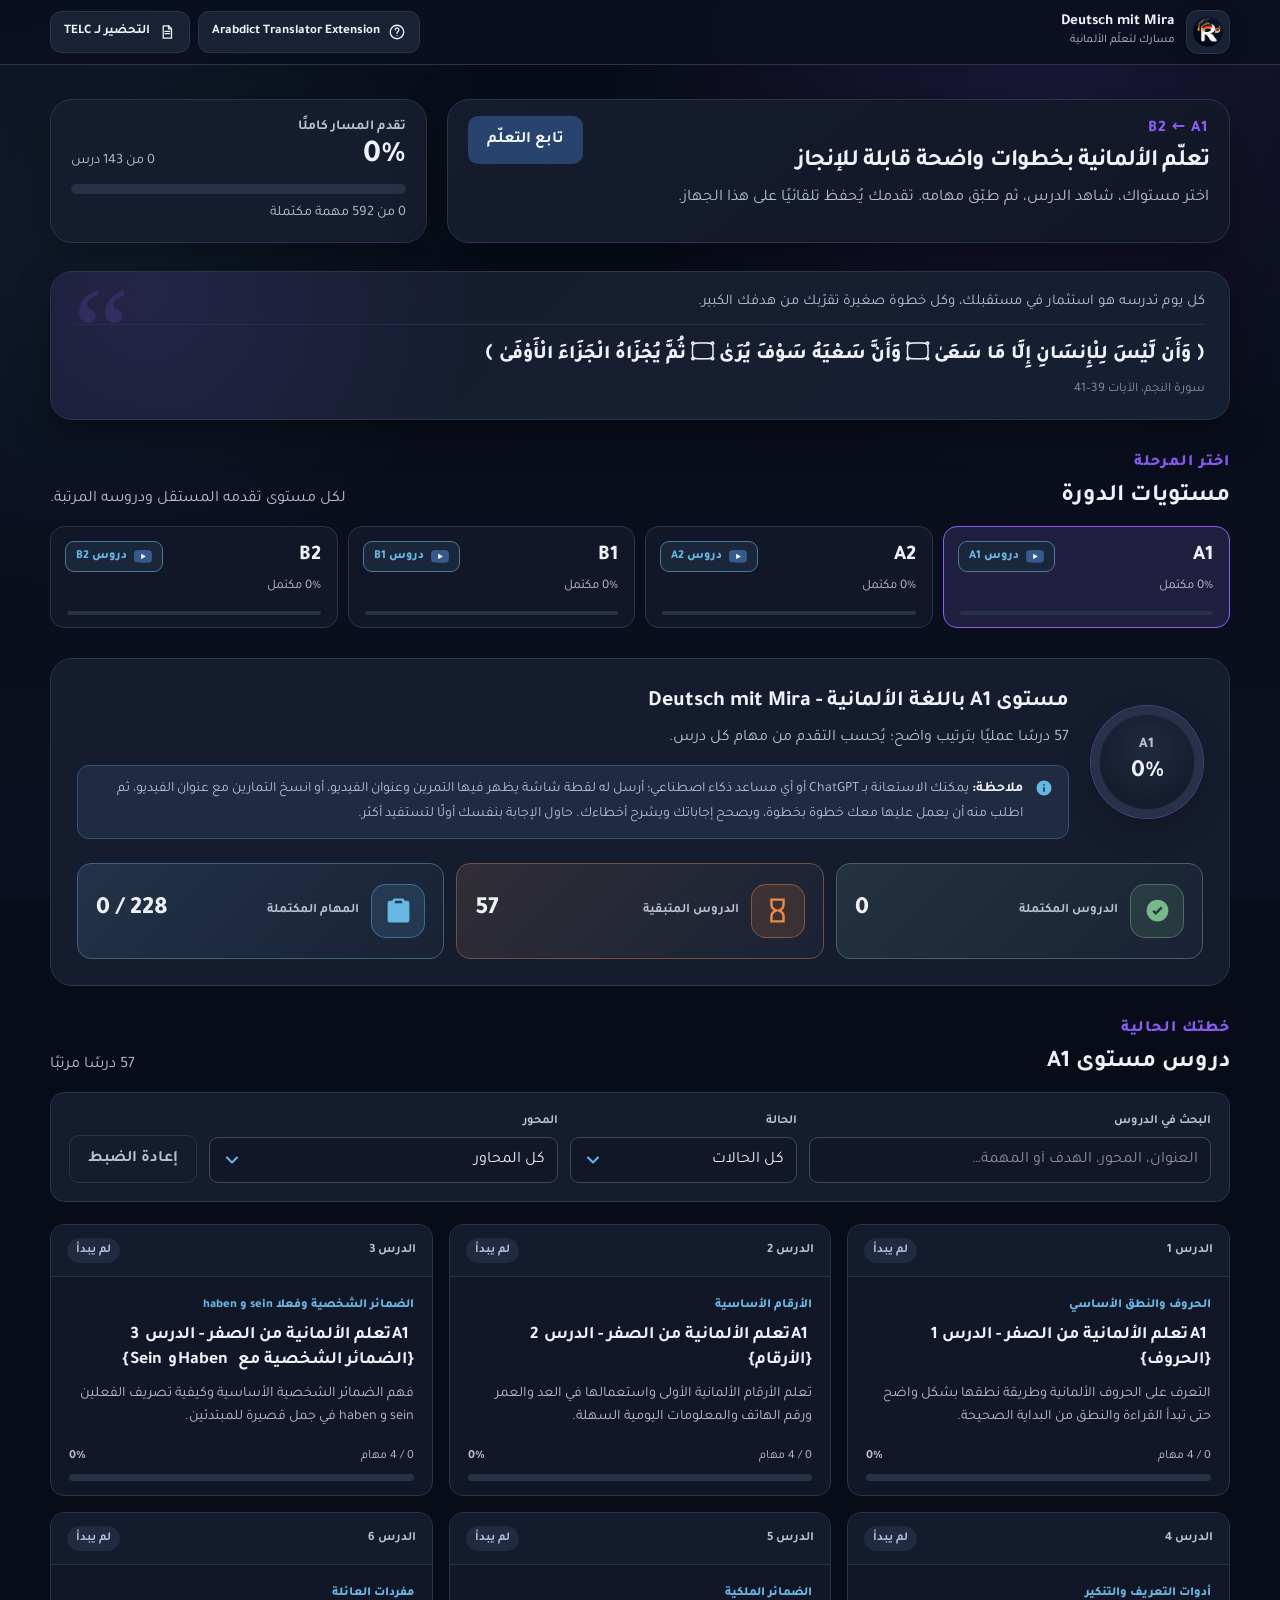
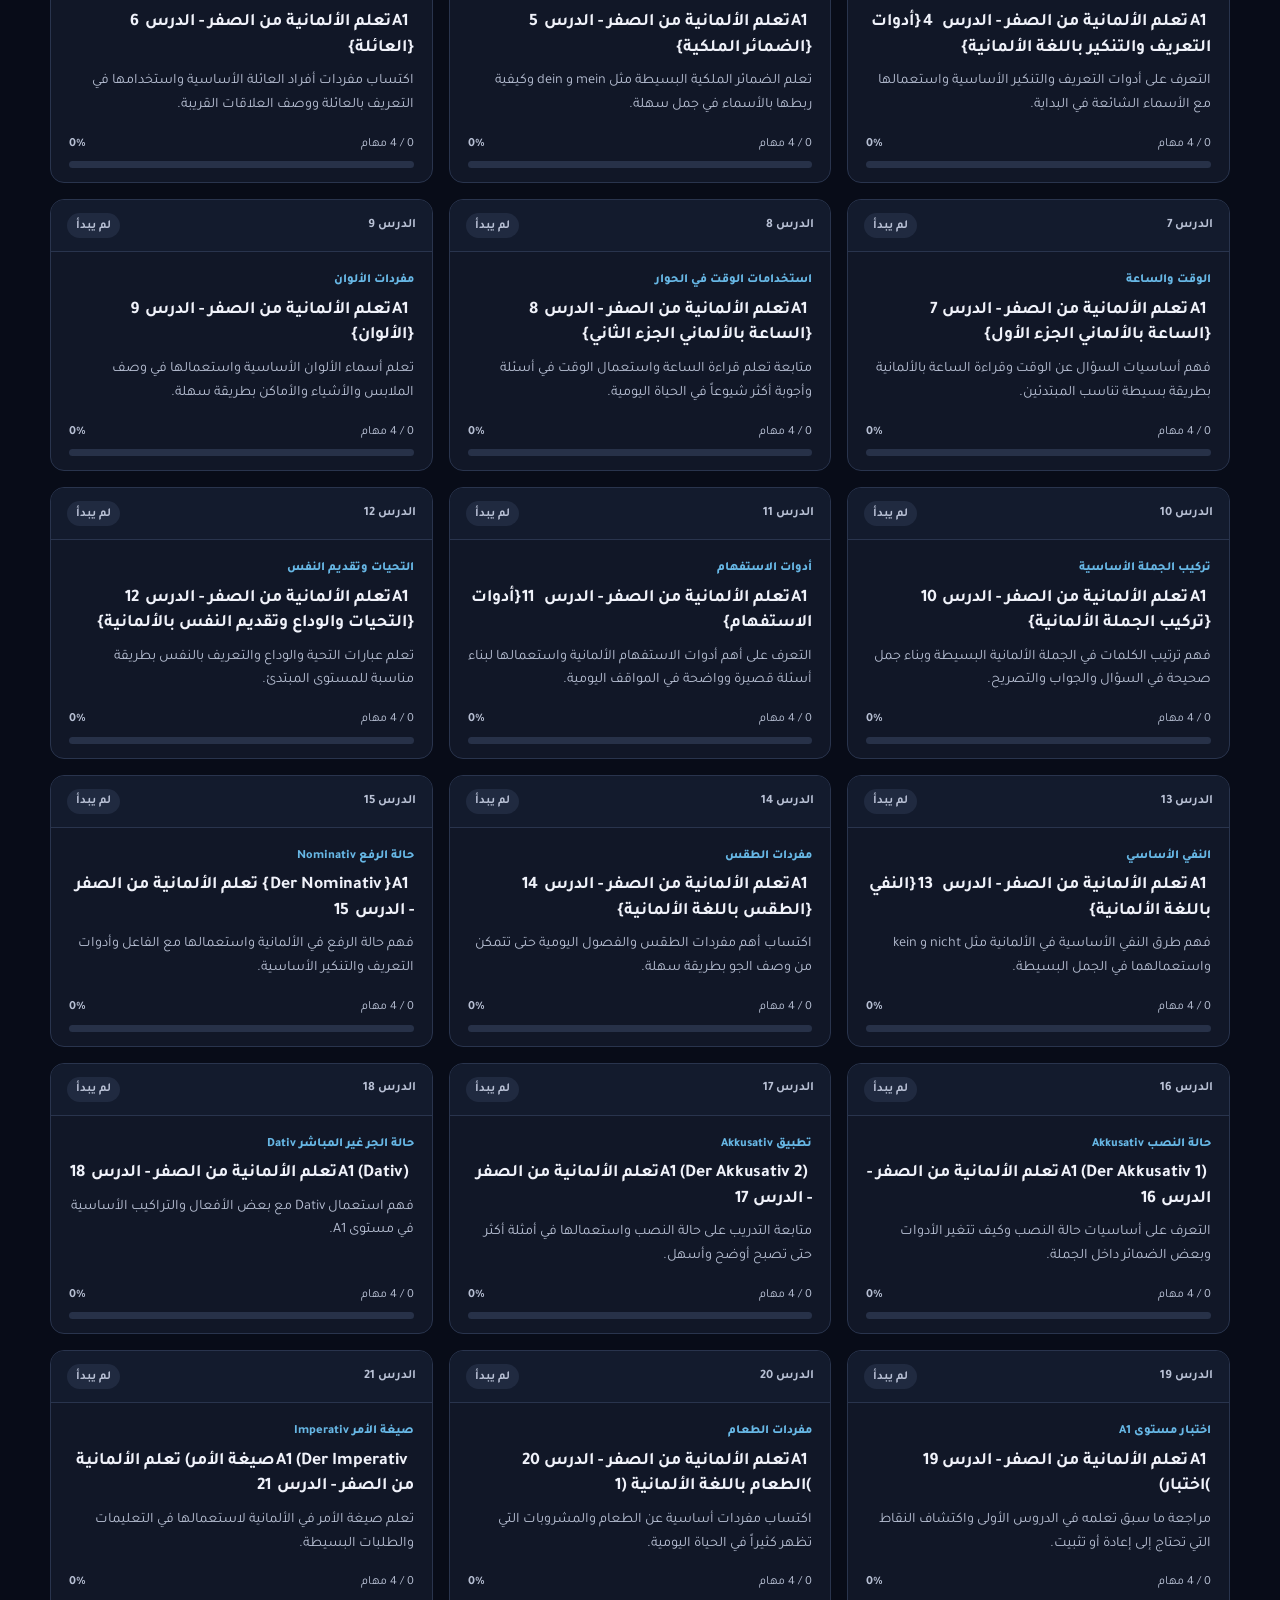
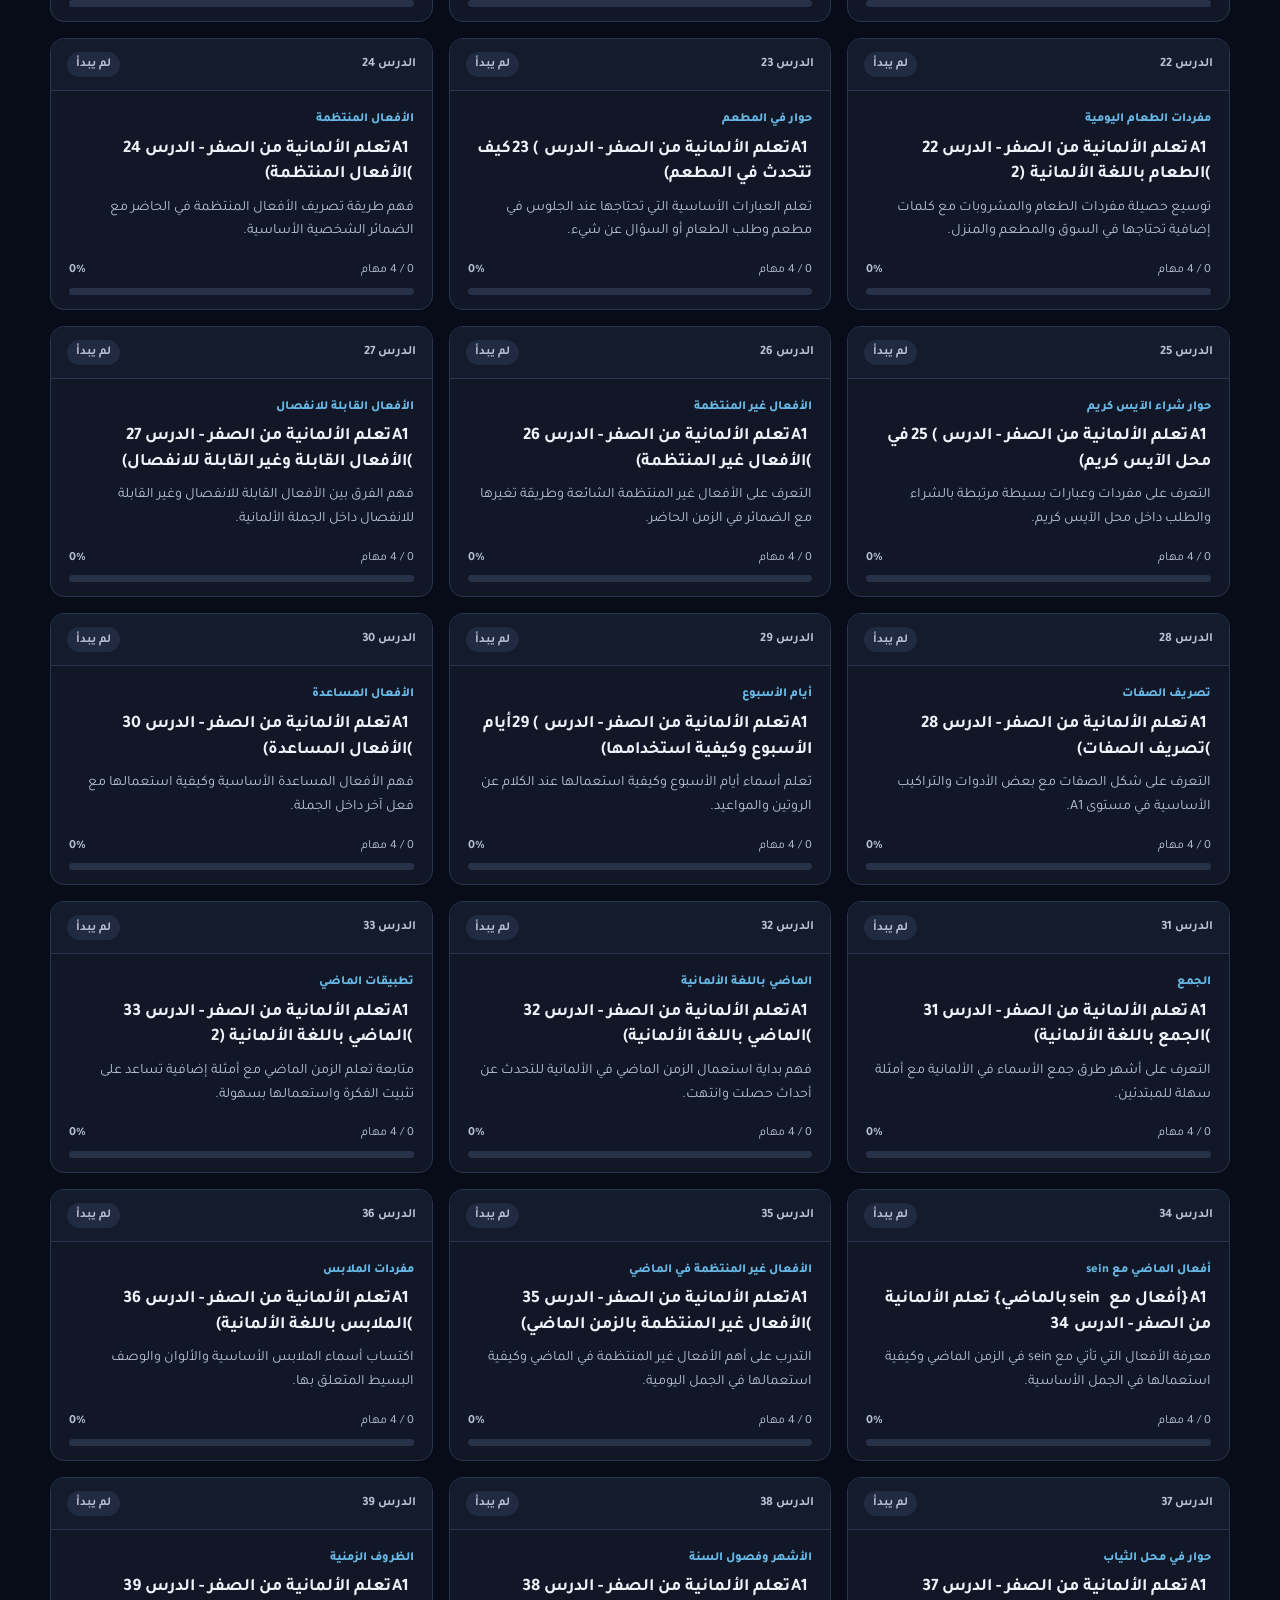
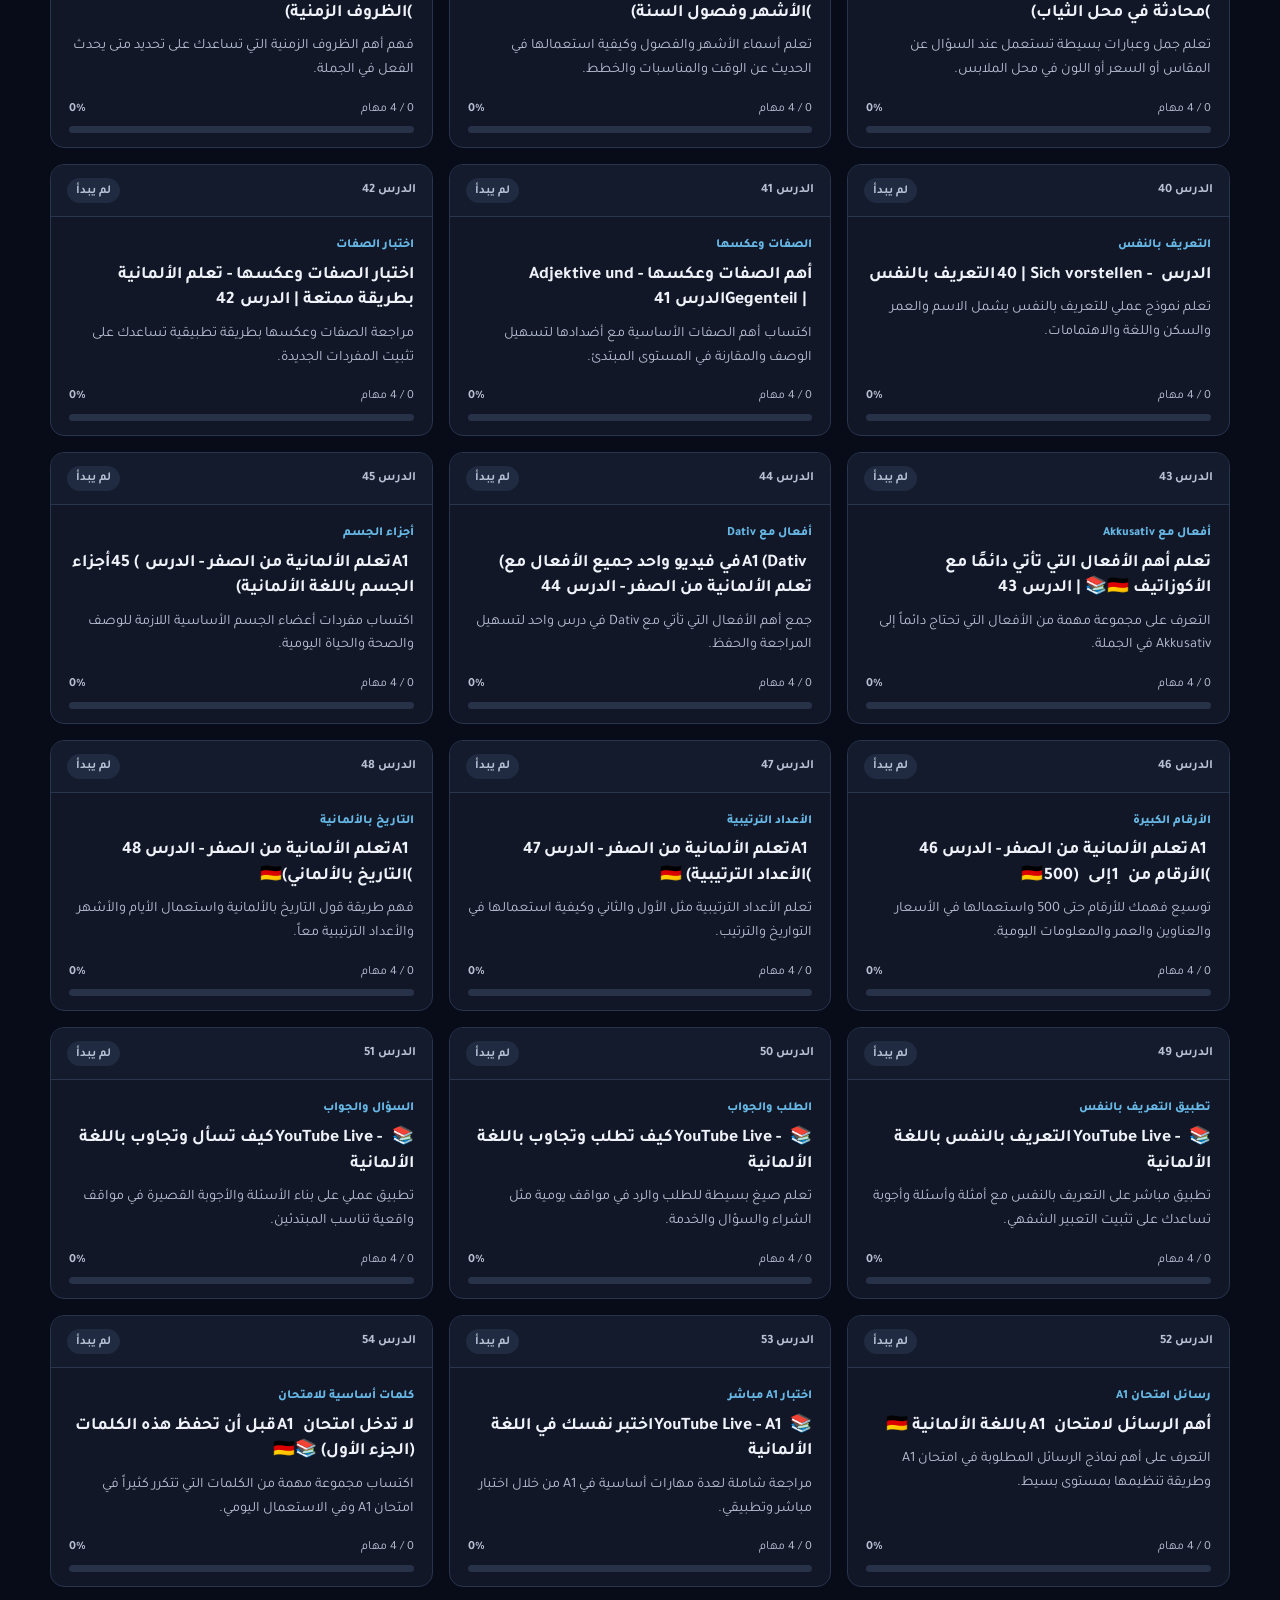
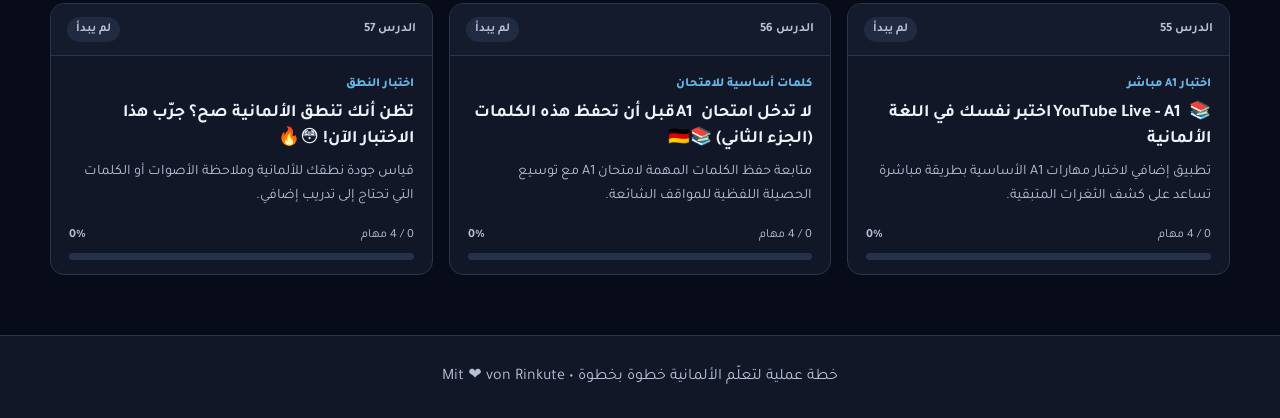
<file: index.html>
<!doctype html>
<html lang="ar" dir="rtl" data-theme="dark">

<head>
  <meta charset="UTF-8">
  <meta name="viewport" content="width=device-width, initial-scale=1.0">
  <meta name="description"
    content="مسار عملي لتعلّم الألمانية من A1 إلى B2 مع دروس فيديو، مهام تطبيقية، ومتابعة تقدم محفوظة.">
  <title>Deutsch mit Mira</title>
  <link rel="preconnect" href="https://fonts.googleapis.com">
  <link rel="preconnect" href="https://fonts.gstatic.com" crossorigin>
  <link href="https://fonts.googleapis.com/css2?family=Tajawal:wght@400;500;600;700;800&display=swap" rel="stylesheet">
  <link rel="icon" href="./src/assets/Deutsch mit Rinkute.ico">
  <link rel="stylesheet" href="./styles.css?v=20261110-2">
  <link rel="stylesheet" href="./src/css/telc.css?v=20261030-8">
</head>

<body>
  <div id="app-loader" class="app-loader" role="status" aria-live="polite" aria-label="جارٍ تحميل منصة التعلم">
    <div class="app-loader__content">
      <div class="app-loader__mark" aria-hidden="true">
        <span class="app-loader__ring"></span>
        <img class="app-loader__logo" src="./src/assets/Deutsch mit Rinkute.ico" alt="">
      </div>
      <span class="app-loader__text">جارٍ التحميل...</span>
    </div>
  </div>

  <a class="skip-link" href="#mainContent">تخطَّ إلى المحتوى</a>

  <header class="site-header">
    <div class="header-inner">
      <a class="brand" href="#/level/A1" aria-label="Deutsch mit Mira — الصفحة الرئيسية">
        <span class="brand-logo-shell" aria-hidden="true">
          <img class="brand-logo" src="./src/assets/Deutsch mit Rinkute.ico" alt="">
        </span>
        <span class="brand-copy"><strong>Deutsch mit Mira</strong><small>مسارك لتعلّم الألمانية</small></span>
      </a>
      <div class="header-actions" id="headerActions">
        <button class="extension-download" id="extensionGuideOpenButton" type="button" aria-haspopup="dialog"
          aria-controls="extensionGuideDialog" aria-label="شرح وتنزيل إضافة Arabdict Translator">
          <svg class="extension-download__icon" viewBox="0 0 24 24" aria-hidden="true" focusable="false">
            <circle cx="12" cy="12" r="9" />
            <path d="M9.7 9a2.4 2.4 0 1 1 4.1 1.7c-1.1 1.1-1.8 1.3-1.8 3m0 3v.1" />
          </svg>
          <span class="extension-download__label">Arabdict Translator Extension</span>
          <span class="extension-download__short" aria-hidden="true">الإضافة</span>
        </button>
        <a class="telc-link" id="telcEntryLink" href="#/telc" aria-label="التحضير لامتحان TELC">
          <svg class="telc-link__icon" viewBox="0 0 24 24" aria-hidden="true" focusable="false">
            <path d="M7 3.75h7.2L18 7.55v12.7H7z" />
            <path d="M14 3.75v4h4M9.5 11.25h6M9.5 14.25h6" />
          </svg>
          <span class="telc-link__label">التحضير لـ TELC</span>
          <span class="telc-link__short" aria-hidden="true">TELC</span>
        </a>
        <nav class="telc-header-nav" id="telcHeaderNav" aria-label="التنقل في استوديو TELC" hidden></nav>
      </div>
    </div>
  </header>

  <dialog class="extension-guide" id="extensionGuideDialog" aria-labelledby="extensionGuideTitle">
    <header class="extension-guide__header">
      <span class="eyebrow extension-guide__eyebrow">Arabdict Translator Extension</span>
      <form method="dialog">
        <button class="extension-guide__close" type="submit" aria-label="إغلاق نافذة شرح الإضافة">
          <svg viewBox="0 0 24 24" aria-hidden="true" focusable="false">
            <path d="m6 6 12 12M18 6 6 18" />
          </svg>
        </button>
      </form>
    </header>

    <div class="extension-guide__body">
      <div class="extension-guide__intro">
        <h2 id="extensionGuideTitle">إضافة Arabdict Translator</h2>
        <p>ترجم الكلمات والجمل الألمانية إلى العربية مباشرةً أثناء التصفح.</p>
      </div>

      <p class="extension-guide__notice">
        قبل البدء: ستنزّل ملف <bdi dir="ltr"><code>ZIP</code></bdi> ثم تثبّت الإضافة يدويًا. تعمل هذه النسخة على
        المتصفحات المبنية على <bdi dir="ltr"><code>Chromium</code></bdi> مثل
        <bdi dir="ltr"><code>Google Chrome</code></bdi> و<bdi dir="ltr"><code>Brave</code></bdi> و
        <bdi dir="ltr"><code>Microsoft Edge</code></bdi>؛ ولا تدعم
        <bdi dir="ltr"><code>Firefox</code></bdi> حاليًا. ستحتاج إلى تفعيل وضع المطوّر
        (<bdi dir="ltr"><code>Developer mode</code></bdi>) في صفحة الإضافات لتثبيتها.
      </p>

      <ol class="extension-guide__steps">
        <li class="extension-guide__step">
          <h3><span class="extension-guide__number" aria-hidden="true">1</span> نزّل الملف وفكّ ضغطه</h3>
          <p>نزّل الملف، ثم فكّ ضغط <bdi dir="ltr"><code>arabdict-dark-translator.zip</code></bdi>. احتفظ بالمجلد الناتج على جهازك.
          </p>
          <svg class="extension-guide__illustration" viewBox="0 0 240 110" aria-hidden="true" focusable="false">
            <rect x="31" y="12" width="72" height="82" rx="12" fill="#202a40" stroke="#3b4667" />
            <path d="M51 12v17h32V12M51 29v12h32V29" fill="#151c2d" stroke="#8c7bff" stroke-width="2" />
            <path d="M67 45v20m0 0-8-8m8 8 8-8" fill="none" stroke="#b8adff" stroke-linecap="round"
              stroke-linejoin="round" stroke-width="3" />
            <path d="M136 43h28l9 9h37a8 8 0 0 1 8 8v22a8 8 0 0 1-8 8h-74a8 8 0 0 1-8-8V51a8 8 0 0 1 8-8Z"
              fill="#202a40" stroke="#3b4667" stroke-width="2" />
            <path d="M128 61h91" stroke="#8c7bff" stroke-width="3" />
            <path d="M108 54h14m-5-6 6 6-6 6" fill="none" stroke="#8c7bff" stroke-linecap="round"
              stroke-linejoin="round" stroke-width="2" />
          </svg>
        </li>
        <li class="extension-guide__step">
          <h3><span class="extension-guide__number" aria-hidden="true">2</span> افتح صفحة الإضافات</h3>
          <p>
            لا يستطيع الموقع فتح صفحة إعدادات المتصفح مباشرةً؛ اكتب العنوان المناسب في شريط المتصفح:
            <bdi dir="ltr"><code>chrome://extensions</code></bdi> لـ
            <bdi dir="ltr"><code>Chrome</code></bdi>، أو
            <bdi dir="ltr"><code>brave://extensions</code></bdi> لـ
            <bdi dir="ltr"><code>Brave</code></bdi>، أو
            <bdi dir="ltr"><code>edge://extensions</code></bdi> لـ
            <bdi dir="ltr"><code>Edge</code></bdi>، ثم فعّل
            <bdi dir="ltr"><code>Developer mode</code></bdi>.
          </p>
          <svg class="extension-guide__illustration" viewBox="0 0 240 110" aria-hidden="true" focusable="false">
            <rect x="15" y="12" width="210" height="88" rx="10" fill="#151c2d" stroke="#3b4667" stroke-width="2" />
            <path d="M15 34h210" stroke="#3b4667" />
            <circle cx="29" cy="23" r="3" fill="#8c7bff" />
            <circle cx="40" cy="23" r="3" fill="#57627e" />
            <rect x="27" y="45" width="73" height="43" rx="6" fill="#202a40" />
            <path d="M38 57h42M38 66h34M38 75h38" stroke="#57627e" stroke-linecap="round" stroke-width="3" />
            <rect x="112" y="45" width="99" height="19" rx="5" fill="#202a40" />
            <path d="M121 55h37" stroke="#b9c3d9" stroke-linecap="round" stroke-width="3" />
            <rect x="112" y="71" width="69" height="17" rx="5" fill="#7555ed" />
            <path d="M123 79h47" stroke="#fff" stroke-linecap="round" stroke-width="3" />
            <circle cx="194" cy="79" r="10" fill="#192235" stroke="#8c7bff" stroke-width="2" />
            <path d="M194 74v10m-5-5h10" stroke="#b8adff" stroke-linecap="round" stroke-width="2" />
          </svg>
        </li>
        <li class="extension-guide__step">

          <h3><span class="extension-guide__number" aria-hidden="true">3</span> ثبّت الإضافة واستخدمها</h3>
          <p>
            بعد تفعيل وضع المطوّر، اختر <bdi dir="ltr"><code>Load unpacked</code></bdi> وحدّد المجلد الذي فككت ضغطه.
            بعد التثبيت، حدّد نصًا ألمانيًا في صفحة ويب واضغط أيقونة الإضافة التي تظهر بجانبه.
          </p>
          <svg class="extension-guide__illustration" viewBox="0 0 240 110" aria-hidden="true" focusable="false">
            <rect x="15" y="13" width="210" height="84" rx="10" fill="#151c2d" stroke="#3b4667" stroke-width="2" />
            <path d="M32 44h93m-93 14h72" stroke="#b9c3d9" stroke-linecap="round" stroke-width="5" />
            <path d="M33 44h36" stroke="#8c7bff" stroke-linecap="round" stroke-width="5" />
            <rect x="128" y="53" width="48" height="30" rx="8" fill="#202a40" stroke="#8c7bff" stroke-width="2" />
            <path d="M138 68h28m-14-8v16" stroke="#b8adff" stroke-linecap="round" stroke-width="2" />
            <path d="M177 55h18l8 9v19h-26z" fill="#202a40" stroke="#3b4667" stroke-width="2" />
            <path d="M185 70h10m-5-5v10" stroke="#b8adff" stroke-linecap="round" stroke-width="2" />
          </svg>
        </li>
      </ol>

      <p class="extension-guide__note">
        لا تعمل الإضافات على صفحات المتصفح الداخلية أو صفحات المتاجر. لترجمة ملف PDF، افتح الإضافة من شريط الأدوات
        واختر <bdi dir="ltr"><code>Open translator PDF viewer</code></bdi>.
      </p>
    </div>

    <footer class="extension-guide__actions">
      <a class="button button--primary" href="./src/assets/arabdict-dark-translator.zip"
        download="arabdict-dark-translator.zip">
        <svg viewBox="0 0 24 24" aria-hidden="true" focusable="false">
          <path d="M12 3.75v11.5m0 0 4.25-4.25M12 15.25l-4.25-4.25M5 16.75v3.5h14v-3.5" />
        </svg>
        تنزيل الإضافة
      </a>
      <button class="button button--secondary" type="button" data-extension-guide-close>إغلاق</button>
    </footer>
  </dialog>

  <main id="mainContent" tabindex="-1">
    <div class="system-state" id="loadingState" role="status">جارٍ تجهيز خطتك الدراسية…</div>
    <section class="system-state system-state--error" id="errorState" role="alert" hidden>
      <h1>تعذّر تحميل الدروس</h1>
      <p id="errorMessage">تحقق من ملفات البيانات ثم أعد تحميل الصفحة.</p>
    </section>

    <div id="appContent" hidden>
      <section id="dashboardView" aria-labelledby="dashboardTitle">
        <div class="hero section-shell">
          <div class="hero-copy">
            <span class="eyebrow">B2 ← A1</span>
            <h1 id="dashboardTitle">تعلّم الألمانية بخطوات واضحة قابلة للإنجاز</h1>
            <p>اختر مستواك، شاهد الدرس، ثم طبّق مهامه. تقدمك يُحفظ تلقائيًا على هذا الجهاز.</p>
            <div class="hero-actions">
              <button class="button button--primary" id="continueButton" type="button">تابع التعلّم</button>
            </div>
          </div>
          <article class="overall-card" aria-labelledby="overallTitle">
            <div class="progress-heading">
              <div><span class="meta-label">تقدم المسار كاملًا</span><strong id="overallTitle">0%</strong></div>
              <span id="overallLessonCount">0 من 0 درس</span>
            </div>
            <div class="progress-track" role="progressbar" aria-label="التقدم الكلي" aria-valuemin="0"
              aria-valuemax="100" aria-valuenow="0" id="overallProgressBar"><span id="overallProgressFill"></span></div>
            <p id="overallTaskCount">0 من 0 مهمة مكتملة</p>
          </article>
        </div>

        <aside class="motivation-panel section-shell" aria-label="رسالة تحفيزية">
          <p class="motivation-panel__lead">كل يوم تدرسه هو استثمار في مستقبلك، وكل خطوة صغيرة تقرّبك من هدفك الكبير.
          </p>
          <blockquote>
            <p>﴿ وَأَن لَّيْسَ لِلْإِنسَانِ إِلَّا مَا سَعَىٰ ۝ وَأَنَّ سَعْيَهُ سَوْفَ يُرَىٰ ۝ ثُمَّ يُجْزَاهُ
              الْجَزَاءَ الْأَوْفَىٰ ﴾</p>
            <footer><cite>سورة النجم، الآيات 39–41</cite></footer>
          </blockquote>
        </aside>

        <section class="section-shell section-block" aria-labelledby="levelSelectorTitle">
          <div class="section-heading">
            <div><span class="eyebrow">اختر المرحلة</span>
              <h2 id="levelSelectorTitle">مستويات الدورة</h2>
            </div>
            <p>لكل مستوى تقدمه المستقل ودروسه المرتبة.</p>
          </div>
          <nav class="level-tabs" id="levelTabs" aria-label="مستويات اللغة وروابط دروسها على YouTube"></nav>
        </section>

        <section class="section-shell section-block" aria-labelledby="levelTitle">
          <div class="level-summary">
            <div class="level-summary__intro">
              <div class="level-progress-ring" id="levelProgressRing" role="progressbar" aria-label="تقدم مستوى A1"
                aria-valuemin="0" aria-valuemax="100" aria-valuenow="0" style="--level-progress: 0">
                <div class="level-progress-ring__content">
                  <span id="activeLevelBadge">A1</span>
                  <strong id="levelPercent">0%</strong>
                </div>
              </div>
              <div class="level-summary__details">
                <h2 id="levelTitle">مستوى A1</h2>
                <p id="levelDescription"></p>
                <aside class="level-ai-note" aria-label="ملاحظة حول حل التمارين">
                  <span class="level-ai-note__icon" aria-hidden="true"><svg viewBox="0 0 24 24" focusable="false">
                      <path d="M12 2a10 10 0 1 0 10 10A10 10 0 0 0 12 2Zm1 15h-2v-6h2Zm0-8h-2V7h2Z" />
                    </svg></span>
                  <p><strong>ملاحظة:</strong> يمكنك الاستعانة بـ ChatGPT أو أي مساعد ذكاء اصطناعي؛ أرسل له لقطة
                    شاشة يظهر فيها التمرين وعنوان الفيديو، أو انسخ التمارين مع عنوان الفيديو، ثم اطلب منه أن يعمل
                    عليها معك خطوة بخطوة، ويصحح إجاباتك ويشرح أخطاءك. حاول الإجابة بنفسك أولًا لتستفيد أكثر.</p>
                </aside>
              </div>
            </div>
            <dl class="summary-stats">
              <div class="summary-stat summary-stat--completed">
                <dt><span class="summary-stat__icon" aria-hidden="true"><svg viewBox="0 0 24 24" focusable="false">
                      <path
                        d="M12 3a9 9 0 1 0 9 9 9 9 0 0 0-9-9Zm4.2 7.1-4.9 5a1 1 0 0 1-1.4 0l-2.2-2.2 1.4-1.4 1.5 1.5 4.2-4.3Z" />
                    </svg></span><span>الدروس المكتملة</span></dt>
                <dd id="completedLessons">0</dd>
              </div>
              <div class="summary-stat summary-stat--remaining">
                <dt><span class="summary-stat__icon" aria-hidden="true"><svg viewBox="0 0 24 24" focusable="false">
                      <path
                        d="M6 2h12v5a6 6 0 0 1-2.7 5A6 6 0 0 1 18 17v5H6v-5a6 6 0 0 1 2.7-5A6 6 0 0 1 6 7Zm2 2v3c0 1.7 1.1 3.2 2.7 3.8L12 11.3l1.3-.5A4 4 0 0 0 16 7V4Zm8 16v-3a4 4 0 0 0-2.7-3.8l-1.3-.5-1.3.5A4 4 0 0 0 8 17v3Z" />
                    </svg></span><span>الدروس المتبقية</span></dt>
                <dd id="remainingLessons">0</dd>
              </div>
              <div class="summary-stat summary-stat--tasks">
                <dt><span class="summary-stat__icon" aria-hidden="true"><svg viewBox="0 0 24 24" focusable="false">
                      <path
                        d="M9 2h6a2 2 0 0 1 2 2h2a2 2 0 0 1 2 2v14a2 2 0 0 1-2 2H5a2 2 0 0 1-2-2V6a2 2 0 0 1 2-2h2a2 2 0 0 1 2-2Zm0 4h6V4H9Zm7.2 5.1-4.9 5a1 1 0 0 1-1.4 0l-2.2-2.2 1.4-1.4 1.5 1.5 4.2-4.3Z" />
                    </svg></span><span>المهام المكتملة</span></dt>
                <dd id="completedTasks">0</dd>
              </div>
            </dl>
          </div>
        </section>

        <section class="section-shell section-block" aria-labelledby="lessonsTitle">
          <div class="section-heading">
            <div><span class="eyebrow">خطتك الحالية</span>
              <h2 id="lessonsTitle">دروس المستوى</h2>
            </div>
            <p id="resultsSummary" aria-live="polite"></p>
          </div>

          <form class="filters" id="filtersForm" role="search">
            <label class="search-control"><span>البحث في الدروس</span><input id="searchInput" type="search"
                placeholder="العنوان، المحور، الهدف أو المهمة…" autocomplete="off"></label>
            <div class="filter-field">
              <span class="filter-label" id="statusFilterLabel">الحالة</span>
              <div class="custom-select" data-custom-select>
                <select class="custom-select__native" id="statusFilter" tabindex="-1" aria-hidden="true">
                  <option value="all">كل الحالات</option>
                  <option value="incomplete" data-hint="لم يبدأ أو قيد التقدم">غير منجز</option>
                  <option value="not-started">لم يبدأ</option>
                  <option value="in-progress">قيد التقدم</option>
                  <option value="completed">مكتمل</option>
                </select>
                <button class="custom-select__trigger" type="button" aria-haspopup="listbox" aria-expanded="false"
                  aria-labelledby="statusFilterLabel statusFilterValue">
                  <span id="statusFilterValue" data-custom-select-value>كل الحالات</span>
                  <svg viewBox="0 0 20 20" aria-hidden="true">
                    <path d="m5 7.5 5 5 5-5" />
                  </svg>
                </button>
                <div class="custom-select__menu" role="listbox" aria-labelledby="statusFilterLabel" hidden></div>
              </div>
            </div>
            <div class="filter-field">
              <span class="filter-label" id="focusFilterLabel">المحور</span>
              <div class="custom-select" data-custom-select>
                <select class="custom-select__native" id="focusFilter" tabindex="-1" aria-hidden="true">
                  <option value="all">كل المحاور</option>
                </select>
                <button class="custom-select__trigger" type="button" aria-haspopup="listbox" aria-expanded="false"
                  aria-labelledby="focusFilterLabel focusFilterValue">
                  <span id="focusFilterValue" data-custom-select-value>كل المحاور</span>
                  <svg viewBox="0 0 20 20" aria-hidden="true">
                    <path d="m5 7.5 5 5 5-5" />
                  </svg>
                </button>
                <div class="custom-select__menu" role="listbox" aria-labelledby="focusFilterLabel" hidden></div>
              </div>
            </div>
            <button class="button button--quiet" id="resetFiltersButton" type="reset">إعادة الضبط</button>
          </form>

          <div class="lesson-grid" id="lessonGrid"></div>
          <div class="empty-state" id="emptyState" hidden>
            <span aria-hidden="true">⌕</span>
            <h3>لا توجد دروس مطابقة</h3>
            <p>جرّب عبارة أخرى أو أزل بعض عوامل التصفية.</p>
            <button class="button button--secondary" id="emptyResetButton" type="button">إعادة ضبط الفلاتر</button>
          </div>
        </section>
      </section>

      <section class="lesson-view section-shell" id="lessonView" aria-labelledby="lessonDetailTitle" hidden></section>
      <section class="telc-view" id="telcView" aria-label="استوديو امتحانات TELC" hidden></section>
    </div>
  </main>

  <footer class="site-footer">
    <p>خطة عملية لتعلّم الألمانية خطوة بخطوة <span aria-hidden="true">•</span> Mit ❤️ von Rinkute</p>
  </footer>
  <div class="toast" id="toast" role="status" aria-live="polite" hidden></div>
  <button type="button" class="back-to-top" id="backToTopButton" aria-label="العودة إلى أعلى الصفحة"
    title="العودة إلى أعلى الصفحة">
    <svg viewBox="0 0 24 24" aria-hidden="true" focusable="false">
      <path d="M12 19V5m0 0-6 6m6-6 6 6" fill="none" stroke="currentColor" stroke-width="2" stroke-linecap="round"
        stroke-linejoin="round" />
    </svg>
  </button>
  <script type="module" src="./script.js?v=20261110-2"></script>
</body>

</html>
</file>
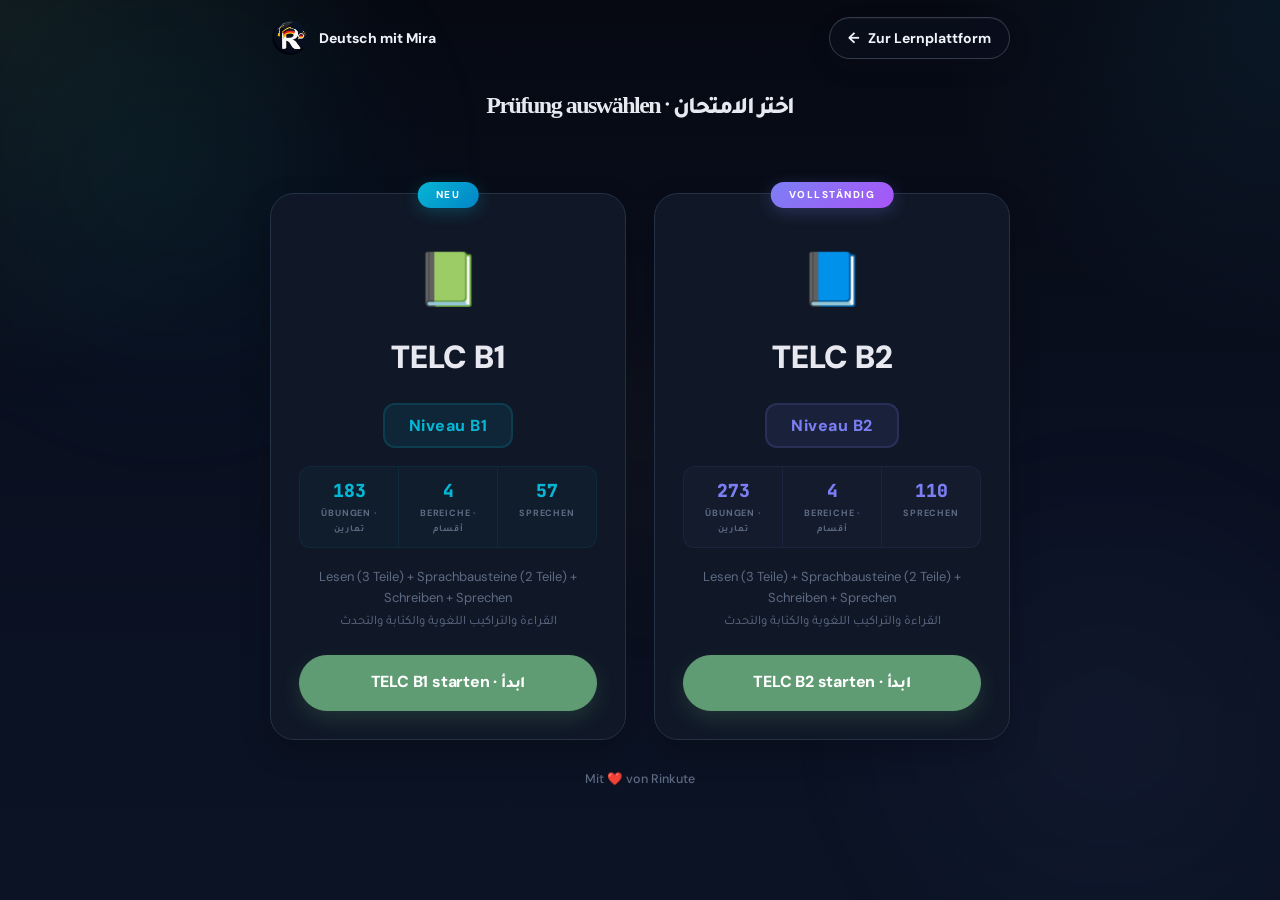
<file: telc-entry.html>
﻿<!DOCTYPE html>
<html lang="de" dir="ltr">

<head>
  <meta charset="UTF-8">
  <meta name="viewport" content="width=device-width, initial-scale=1.0">
  <meta http-equiv="X-UA-Compatible" content="IE=edge">
  <title>Deutsch mit Mira</title>
  <meta name="description"
    content="لوحة عربية لتعلّم الألمانية بمستويات متعددة مع متابعة التقدم، البحث، والتصفية اعتمادًا على خطط دراسية يومية.">
  <link rel="preconnect" href="https://fonts.googleapis.com">
  <link rel="preconnect" href="https://fonts.gstatic.com" crossorigin="">
  <link rel="icon" type="image/svg+xml" href="/src/assets/Deutsch mit Rinkute.ico">

  <!-- Fonts and styles -->
  <link rel="preload" as="style"
    href="https://fonts.googleapis.com/css2?family=DM+Sans:wght@400;500;600;700;800&family=JetBrains+Mono:wght@400;700&display=swap"
    onload="this.onload=null;this.rel='stylesheet'">
  <link rel="preload" as="style"
    href="https://fonts.googleapis.com/css2?family=Tajawal:wght@400;500;700;800;900&display=swap"
    onload="this.onload=null;this.rel='stylesheet'">
  <noscript>
    <link rel="stylesheet"
      href="https://fonts.googleapis.com/css2?family=DM+Sans:wght@400;500;600;700;800&family=JetBrains+Mono:wght@400;700&display=swap">
    <link rel="stylesheet"
      href="https://fonts.googleapis.com/css2?family=Tajawal:wght@400;500;700;800;900&display=swap">
  </noscript>
  <link rel="stylesheet" href="/telcpremium.com/style_v%3D317.css">
  <style>
    html,
    body {
      margin: 0;
      padding: 0;
      min-height: 100%;
      background: #050812 !important;
      color: #eef1f8
    }

    #root {
      min-height: 100vh;
      background: #050812
    }

    @keyframes tpSpin {
      to {
        transform: rotate(360deg)
      }
    }
  </style>

  <!-- Preload critical scripts -->
  <link rel="preload" href="/telcpremium.com/vendor/react-18.3.1.min.js" as="script">
  <link rel="preload" href="/telcpremium.com/vendor/react-dom-18.3.1.min.js" as="script">
  <link rel="preload" href="/telcpremium.com/app.bundle_v%3D381.js" as="script" fetchpriority="high">

  <!-- Meta Pixel removed in the local mirror. -->
  <!-- Re-enable only if a real Pixel ID and matching CSP rules are needed. -->

</head>

<body>
  <div id="root">
    <div id="tp-boot-fallback" data-tp-state="loading"
      style="min-height:100vh;display:flex;align-items:center;justify-content:center;background:#050812;color:#eef1f8;font-family:Arial,sans-serif;padding:24px;text-align:center;box-sizing:border-box">
      <div style="max-width:440px">
        <div id="tp-boot-spinner"
          style="width:40px;height:40px;border:3px solid #1e2640;border-top-color:#7c7ff4;border-radius:50%;animation:tpSpin .8s linear infinite;margin:0 auto 18px">
        </div>
        <h1 style="font-size:22px;line-height:1.25;margin:0 0 10px;font-weight:800">Deutsch mit Mira</h1>
        <p id="tp-boot-msg" style="font-size:14px;line-height:1.7;color:#9ca3af;margin:0 0 18px">Loading your learning
          space...</p>
        <p id="tp-boot-hint" style="display:none;font-size:12px;line-height:1.6;color:#6b7280;margin:0 0 18px">Check
          your Internet connection (Wi-Fi or 4G), then try again.<br>تأكد من اتصالك بالإنترنت ثم أعد المحاولة.</p>
        <button type="button" id="tp-boot-retry" onclick="window.tpHardRefresh&&window.tpHardRefresh()"
          style="border:0;border-radius:12px;background:linear-gradient(135deg,#7c7ff4,#a855f7);color:#fff;padding:12px 18px;font-weight:800;font-size:14px;box-shadow:0 8px 24px rgba(124,127,244,.35);cursor:pointer">Rafraichir</button>
      </div>
    </div>
  </div>

  <!-- Local noscript fallback -->
  <noscript>
    <div
      style="max-width:820px;margin:40px auto;padding:32px;font-family:'DM Sans',Arial,sans-serif;color:#e8e8f0;background:#0b0f1a;border-radius:16px;line-height:1.7">
      <header>
        <h1 style="font-size:32px;margin:0 0 12px;color:#fff">Deutsch mit Mira</h1>
        <p style="font-size:17px;color:#bfc9de;margin:0 0 24px">
          TELC B1 and TELC B2 preparation with reading, listening, writing, and speaking practice in one learning space.
        </p>
      </header>
      <footer style="margin-top:32px;padding-top:20px;border-top:1px solid #1e2640;font-size:13px;color:#6b7280">
        <p>Please enable JavaScript to use this learning space.<br>
          Bitte aktivieren Sie JavaScript, um die Lernplattform zu nutzen.<br>
          Please enable JavaScript to continue.</p>
        <p>Mit ❤️ von Rinkute</p>
      </footer>
    </div>
  </noscript>

  <script src="/telcpremium.com/vendor/react-18.3.1.min.js"></script>
  <script src="/telcpremium.com/vendor/react-dom-18.3.1.min.js"></script>
  <script>
    (function () {
      window.tpHardRefresh = function () {
        location.reload();
      };
      window.tpResetClientSession = function () {
        try {
          localStorage.removeItem('telc_session');
          localStorage.removeItem('_ts_telc_session');
        } catch (_) { }
        location.reload();
      };
    })();
  </script>
  <script>
    // Local mirror: the final bundle tag already loads the app directly.
  </script>

  <!-- Service worker cleanup -->
  <script>
    // Local mirror: disable production cache and service-worker recovery logic.
  </script>

  <!-- Sprechen-Trainer floating action -->
  <style>
    .tp-sprechen-fab {
      position: fixed;
      left: 18px;
      bottom: 96px;
      z-index: 9998;
      display: none;
      align-items: center;
      gap: 8px;
      padding: 10px 14px;
      border-radius: 50px;
      background: linear-gradient(135deg, #7c7ff4, #a855f7);
      color: #fff;
      font-family: 'DM Sans', system-ui, sans-serif;
      font-weight: 700;
      font-size: 13px;
      text-decoration: none;
      box-shadow: 0 4px 18px rgba(124, 127, 244, .45), 0 0 0 1px rgba(255, 255, 255, .06);
      transition: .2s;
      border: none;
      cursor: pointer;
    }

    .tp-sprechen-fab.tp-show {
      display: flex
    }

    .tp-sprechen-fab:hover {
      transform: translateY(-2px);
      box-shadow: 0 6px 26px rgba(124, 127, 244, .6);
      text-decoration: none;
      color: #fff
    }

    .tp-sprechen-fab .tp-icon {
      font-size: 18px;
      line-height: 1
    }

    .tp-sprechen-fab .tp-new {
      background: rgba(255, 255, 255, .22);
      padding: 2px 7px;
      border-radius: 50px;
      font-size: 9px;
      letter-spacing: 1px;
      font-weight: 800
    }

    @media (max-width:720px) {
      .tp-sprechen-fab {
        left: 14px;
        bottom: 90px;
        width: 48px;
        height: 48px;
        padding: 0;
        border-radius: 50%;
        justify-content: center;
        gap: 0;
      }

      .tp-sprechen-fab .tp-label-full,
      .tp-sprechen-fab .tp-new {
        display: none
      }

      .tp-sprechen-fab.tp-show::after {
        content: 'NEU';
        position: absolute;
        top: -4px;
        right: -4px;
        background: #ef4444;
        color: #fff;
        font-size: 8px;
        font-weight: 900;
        letter-spacing: 1px;
        padding: 2px 5px;
        border-radius: 50px;
        box-shadow: 0 2px 6px rgba(0, 0, 0, .4);
      }

      .tp-sprechen-fab .tp-icon {
        font-size: 20px
      }
    }

    @media (max-width:380px) {
      .tp-sprechen-fab.tp-show {
        bottom: 84px
      }
    }
  </style>
  <script>
    // Show the helper button everywhere except on the selector screen.
    (function () {
      var LANDING_MARKERS = [
        'Try for free',
        'Activate via WhatsApp',
        'Explore the platform',
        'Choose your exam',
      ];
      function isLandingPage() {
        try {
          var root = document.getElementById('root');
          if (!root || root.children.length === 0) return true; // app not ready yet -> keep it hidden
          var text = root.textContent || '';
          for (var i = 0; i < LANDING_MARKERS.length; i++) {
            if (text.indexOf(LANDING_MARKERS[i]) !== -1) return true;
          }
        } catch (_) { }
        return false;
      }
      function tpUpdate() {
        var fab = document.getElementById('tpSprechenFab');
        if (!fab) return;
        if (isLandingPage()) fab.classList.remove('tp-show');
        else fab.classList.add('tp-show');
      }
      function init() {
        tpUpdate();
        setInterval(tpUpdate, 1000);
        if ('MutationObserver' in window) {
          var root = document.getElementById('root');
          if (root) new MutationObserver(tpUpdate).observe(root, { childList: true, subtree: false });
        }
      }
      if (document.readyState === 'loading') document.addEventListener('DOMContentLoaded', init);
      else init();
    })();
  </script>

  <style>
    /* Local-only learning copy: keep app content visible, hide auth status controls */
    .auth-bar {
      display: none !important;
    }

    body {
      padding-top: 0 !important;
      padding-bottom: 0 !important;
    }
  </style>

  <script>
    // Local-only auth shim: preserve the original UI while bypassing the sign-in flow.
    (function () {
      var SESSION_KEY = "telc_session";
      var LOCAL_SESSION = {
        id: "local-learning-copy",
        email: "local@learn.invalid",
        accessType: "premium",
        user_token: "local-learning-token"
      };
      var EXPIRY = "2099-12-31T23:59:59.000Z";

      function saveSession() {
        try {
          var current = JSON.parse(localStorage.getItem(SESSION_KEY) || "null") || {};
          localStorage.setItem(SESSION_KEY, JSON.stringify(Object.assign({}, current, LOCAL_SESSION)));
          window.__TELC_IS_TRIAL = false;
          window.__TELC_AUTH_EMAIL = LOCAL_SESSION.email;
        } catch (_) { }
      }

      function jsonResponse(payload) {
        return Promise.resolve({
          ok: true,
          status: 200,
          json: function () {
            return Promise.resolve(payload);
          }
        });
      }

      function parseRequestBody(init) {
        if (!init || typeof init.body !== "string") return null;
        try {
          return JSON.parse(init.body);
        } catch (_) {
          return null;
        }
      }

      function buildAudioStatusPayload(body) {
        var files = {};
        var slots = body && Array.isArray(body.slots) ? body.slots : null;

        if (slots) {
          slots.forEach(function (slot) {
            if (typeof slot === "string" && slot) {
              files[slot] = { exists: false, url: "" };
            }
          });
        }

        return { success: true, files: files };
      }

      function buildExercisesPayload(body) {
        var action = body && body.action;

        if (action === "list") {
          return { success: true, exercises: [] };
        }

        return { success: true };
      }

      function isLocalPhpApi(url) {
        return url.indexOf("/api/audio.php") !== -1 ||
          url.indexOf("/api/exercises.php") !== -1 ||
          url.indexOf("/api/ai_enhanced.php") !== -1 ||
          url.indexOf("/api/ai.php") !== -1 ||
          url.indexOf("/api/srs.php") !== -1 ||
          url.indexOf("/api/themes.php") !== -1;
      }

      function buildShimPayload(url, body) {
        if (url.indexOf("/api/audio.php") !== -1) {
          return buildAudioStatusPayload(body);
        }

        if (url.indexOf("/api/exercises.php") !== -1) {
          return buildExercisesPayload(body);
        }

        if (url.indexOf("/api/audio.php") === -1) {
          return { success: false, disabled: true };
        }

        return null;
      }

      function emitXhrEvent(xhr, type) {
        try {
          if (typeof xhr.dispatchEvent === "function" && typeof Event === "function") {
            xhr.dispatchEvent(new Event(type));
          }
        } catch (_) { }

        try {
          var handler = xhr["on" + type];
          if (typeof handler === "function") {
            handler.call(xhr);
          }
        } catch (_) { }
      }

      saveSession();

      var originalFetch = window.fetch ? window.fetch.bind(window) : null;
      if (!originalFetch) return;

      window.fetch = function (input, init) {
        var url = typeof input === "string" ? input : (input && input.url) || "";
        var body = parseRequestBody(init);

        if (url.indexOf("check_session.php") !== -1) {
          saveSession();
          return jsonResponse({
            valid: true,
            id: LOCAL_SESSION.id,
            email: LOCAL_SESSION.email,
            accessType: LOCAL_SESSION.accessType,
            expiresAt: EXPIRY,
            user_token: LOCAL_SESSION.user_token
          });
        }

        if (url.indexOf("login.php") !== -1 || url.indexOf("register.php") !== -1) {
          saveSession();
          return jsonResponse({
            success: true,
            id: LOCAL_SESSION.id,
            email: LOCAL_SESSION.email,
            accessType: LOCAL_SESSION.accessType,
            expiresAt: EXPIRY,
            user_token: LOCAL_SESSION.user_token
          });
        }

        if (url.indexOf("logout.php") !== -1) {
          saveSession();
          return jsonResponse({ success: true });
        }

        if (isLocalPhpApi(url)) {
          return jsonResponse(buildShimPayload(url, body));
        }

        return originalFetch(input, init);
      };

      var NativeXHR = window.XMLHttpRequest;
      if (!NativeXHR || !NativeXHR.prototype) return;

      var nativeOpen = NativeXHR.prototype.open;
      var nativeSend = NativeXHR.prototype.send;
      var nativeSetRequestHeader = NativeXHR.prototype.setRequestHeader;

      NativeXHR.prototype.open = function (method, url) {
        var targetUrl = typeof url === "string" ? url : String(url || "");
        this.__telcShim = isLocalPhpApi(targetUrl) ? {
          method: method,
          url: targetUrl,
          responseType: ""
        } : null;

        if (this.__telcShim) {
          return;
        }

        return nativeOpen.apply(this, arguments);
      };

      NativeXHR.prototype.setRequestHeader = function (name, value) {
        if (this.__telcShim) {
          if (!this.__telcShim.headers) this.__telcShim.headers = {};
          this.__telcShim.headers[name] = value;
          return;
        }

        return nativeSetRequestHeader.apply(this, arguments);
      };

      NativeXHR.prototype.send = function (body) {
        if (!this.__telcShim) {
          return nativeSend.apply(this, arguments);
        }

        var xhr = this;
        var parsedBody = typeof body === "string" ? parseRequestBody({ body: body }) : null;
        var payload = buildShimPayload(this.__telcShim.url, parsedBody);
        var responseText = JSON.stringify(payload);
        var requestedType = xhr.responseType || xhr.__telcShim.responseType || "";
        xhr.__telcShim.responseType = requestedType;

        Object.defineProperties(xhr, {
          readyState: { configurable: true, get: function () { return 4; } },
          status: { configurable: true, get: function () { return 200; } },
          statusText: { configurable: true, get: function () { return "OK"; } },
          responseURL: { configurable: true, get: function () { return xhr.__telcShim.url; } },
          responseText: { configurable: true, get: function () { return responseText; } },
          responseXML: { configurable: true, get: function () { return null; } },
          responseType: {
            configurable: true,
            get: function () { return xhr.__telcShim.responseType || ""; },
            set: function (value) { xhr.__telcShim.responseType = value || ""; }
          },
          response: {
            configurable: true,
            get: function () {
              return xhr.__telcShim.responseType === "json" ? payload : responseText;
            }
          }
        });

        setTimeout(function () {
          emitXhrEvent(xhr, "readystatechange");
          emitXhrEvent(xhr, "load");
          emitXhrEvent(xhr, "loadend");
        }, 0);
      };
    })();
  </script>
  <script src="/telcpremium.com/app.bundle_v%3D381.js"></script>
  <style>
    /* Local mirror: remove only unavailable feature surfaces from the original app. */
    #tpSprechenFab,
    .ai-coach-fab,
    .ai-coach-panel,
    [data-nav="ai"],
    [data-nav="hoeren"],
    [data-nav="hören"],
    [data-nav="audio"],
    .navbar-premium-badge,
    .auth-bar {
      display: none !important;
    }

    .tp-local-brand-icon {
      width: 50px;
      height: 50px;
      object-fit: contain;
      border-radius: 7px;
      flex: 0 0 auto;
    }

    .tp-local-selector-brand {
      display: inline-flex;
      align-items: center;
      justify-content: center;
      gap: 9px;
      margin: 0;
      color: #eef1f8;
      font: 800 14px 'DM Sans', sans-serif;
    }

    .tp-local-selector-shell {
      justify-content: flex-start !important;
      padding: 14px !important;
    }

    .tp-local-selector-bar {
      display: flex;
      width: min(100%, 740px);
      min-height: 48px;
      align-items: center;
      justify-content: space-between;
      gap: 16px;
      margin-bottom: 30px;
    }

    .tp-local-selector-bar .tp-local-brand-icon {
      width: 40px;
      height: 40px;
    }

    .tp-local-selector-bar .es-footer-link {
      flex: 0 0 auto;
      min-height: 42px !important;
      border-color: rgba(191, 201, 222, .24) !important;
      background: rgba(10, 14, 29, .86) !important;
      color: #f1f4fb !important;
    }

    .tp-local-selector-bar .es-footer-link:hover,
    .tp-local-selector-bar .es-footer-link:focus-visible {
      border-color: rgba(191, 201, 222, .46) !important;
      background: rgba(23, 28, 51, .96) !important;
      color: #f1f4fb !important;
    }

    html.light .tp-local-selector-bar .es-footer-link {
      border-color: rgba(58, 67, 104, .24) !important;
      background: rgba(255, 255, 255, .82) !important;
      color: #0c1230 !important;
    }

    @media (max-width: 480px) {
      .tp-local-selector-shell {
        padding: 16px 14px 32px !important;
      }

      .tp-local-selector-bar {
        gap: 10px;
        margin-bottom: 24px;
      }

      .tp-local-selector-bar .tp-local-selector-brand {
        gap: 7px;
        font-size: 12px;
      }

      .tp-local-selector-bar .tp-local-brand-icon {
        width: 36px;
        height: 36px;
      }

      .tp-local-selector-bar .es-footer-link {
        min-height: 40px !important;
        padding-inline: 11px !important;
        font-size: 12px !important;
      }
    }

    .tp-ar {
      direction: rtl;
      unicode-bidi: isolate;
      font-family: 'Tajawal', sans-serif;
    }
  </style>
  <script>
    // Preserve the original bundle and datasets; filter only unsupported local features.
    (function () {
      var ROOT_ID = "root";
      var running = false;
      var libraryCounts = {
        B1: { total: 183, lesen: 62, sprach: 43, schreiben: 21, sprechen: 57 },
        B2: { total: 273, lesen: 96, sprach: 46, schreiben: 21, sprechen: 110 }
      };

      function clean(value) {
        return String(value || "").replace(/\s+/g, " ").trim();
      }

      function textElements(root) {
        return Array.prototype.filter.call(root.querySelectorAll("*"), function (element) {
          return element.children.length === 0;
        });
      }

      function currentLevel(root) {
        var text = clean(root.textContent);
        return /TELC B1|Niveau B1|ZERTIFIKAT DEUTSCH B1/i.test(text) ? "B1" : "B2";
      }

      function removeFeatureCard(element) {
        var card = element.closest(".mhub-card, .home-card, .ex-card, button, [role='button']");
        if (card) {
          card.remove();
          return;
        }

        var parent = element.parentElement;
        if (parent && clean(parent.textContent).length < 280) parent.remove();
      }

      function removeListening(root) {
        root.querySelectorAll("[data-nav]").forEach(function (element) {
          var nav = clean(element.getAttribute("data-nav")).toLowerCase();
          if (/hoeren|hören|audio/.test(nav)) element.remove();
        });

        root.querySelectorAll("h1,h2,h3,h4,button,[role='button']").forEach(function (element) {
          var text = clean(element.textContent);
          if (/^(?:🎧\s*)?(?:Hörverstehen|Hoerverstehen|Hören|Hoeren)(?:\b|\s|—|-)/i.test(text)) {
            removeFeatureCard(element);
          }
        });

        root.querySelectorAll("label.sf").forEach(function (element) {
          if (/^(?:🎧\s*)?(?:Hörverstehen|Hoerverstehen|Hören|Hoeren)/i.test(clean(element.textContent))) element.remove();
        });

        textElements(root).forEach(function (element) {
          var text = clean(element.textContent);
          if (/^HÖRVERSTEHEN$/i.test(text)) {
            var stat = element.parentElement;
            if (stat) stat.remove();
          } else if (/^\d+\s+Hören gemacht$/i.test(text)) {
            element.innerHTML = "Lokaler Fortschritt · <span class='tp-ar' dir='rtl' lang='ar'>التقدم المحلي</span>";
          }
        });
      }

      function removeAi(root) {
        root.querySelectorAll("button,a,[role='button']").forEach(function (element) {
          var text = clean(element.textContent);
          if (/\bAI\b|Warum diese Antwort|Pourquoi cette réponse|Générer|Generieren|Modellbrief|Musterbrief|Score-Prognose|Flashcards erstellen|Automatische Bewertung/i.test(text)) {
            element.remove();
          }
        });

        root.querySelectorAll("h1,h2,h3,h4").forEach(function (element) {
          var text = clean(element.textContent);
          if (/\bAI\b|Künstliche Intelligenz|Intelligence Artificielle/i.test(text)) {
            var card = element.closest(".mhub-card, .home-card, .ex-card, .ai-tool-card");
            if (card) card.remove();
          }
        });

        textElements(root).forEach(function (element) {
          var text = clean(element.textContent);
          var replacements = {
            "Briefe + AI-Korrektur": "Briefe und Schreibaufgaben",
            "AI-Korrektur": "Lokale Schreibübung",
            "AI Sprechen-Partner": "lokale Prüfungsvorbereitung",
            "Aussprache-Trainer": "Prüfungsvorbereitung",
            "AI-Coach": "lokale Übungen"
          };
          Object.keys(replacements).forEach(function (key) {
            if (text.indexOf(key) !== -1) {
              element.textContent = element.textContent.replace(key, replacements[key]);
              text = clean(element.textContent);
            }
          });
          if (/^Schreiben Sie mindestens 30 Zeichen$/i.test(text)) element.remove();
          if (/^AI hasard ou selection manuelle$/i.test(text)) element.innerHTML = "Zufällige oder manuelle Auswahl · <span class='tp-ar' dir='rtl' lang='ar'>اختيار عشوائي أو يدوي</span>";
          if (/^Choix des exercices$/i.test(text)) element.innerHTML = "Übungsauswahl · <span class='tp-ar' dir='rtl' lang='ar'>اختيار التمارين</span>";
          if (/^Start manuel$/i.test(text)) element.innerHTML = "Manuell starten · <span class='tp-ar' dir='rtl' lang='ar'>ابدأ يدوياً</span>";
          if (/^Chrono Exam/i.test(text)) element.innerHTML = element.textContent.replace(/Chrono Exam/i, "Prüfungszeit") + " · <span class='tp-ar' dir='rtl' lang='ar'>وقت الامتحان</span>";
          if (/^\d+ XP left until /i.test(text)) element.textContent = element.textContent.replace(/ XP left until /i, " XP bis ");
          if (/^Exam Simulator$/i.test(text)) element.innerHTML = "Prüfungssimulation · <span class='tp-ar' dir='rtl' lang='ar'>محاكاة الامتحان</span>";
          if (/^Komplette TELC .+ · 9 Teile · \d+ Punkte · Echte Aufgaben$/i.test(text)) element.innerHTML = element.textContent.replace(/9 Teile · \d+ Punkte · Echte Aufgaben/i, "6 Teile · lokale Originalaufgaben") + "<br><span class='tp-ar' dir='rtl' lang='ar'>ستة أجزاء من التمارين الأصلية المتاحة</span>";
          if (/^\d+\/9$/.test(text)) element.textContent = text.replace("/9", "/6");
        });
      }

      function updateSelector(root) {
        var heading = Array.prototype.find.call(root.querySelectorAll("h1"), function (element) {
          return clean(element.textContent) === "Choose your exam";
        });
        if (heading) heading.innerHTML = "Prüfung auswählen <span class='tp-ar' dir='rtl' lang='ar'> اختر الامتحان ·</span>";

        [[".es-card-b1", "B1"], [".es-card-b2", "B2"]].forEach(function (entry) {
          var card = root.querySelector(entry[0]);
          if (!card) return;
          var level = entry[1];
          var counts = libraryCounts[level];
          var leaves = textElements(card);
          leaves.forEach(function (element) {
            var text = clean(element.textContent);
            if (text === "Exercises") {
              if (element.previousElementSibling) element.previousElementSibling.textContent = counts.total;
              element.innerHTML = "Übungen · <span class='tp-ar' dir='rtl' lang='ar'>تمارين</span>";
            }
            if (text === "Sections") {
              if (element.previousElementSibling) element.previousElementSibling.textContent = "4";
              element.innerHTML = "Bereiche · <span class='tp-ar' dir='rtl' lang='ar'>أقسام</span>";
            }
            if (text === "Sprechen" && element.previousElementSibling && clean(element.previousElementSibling.textContent) !== String(counts.sprechen)) {
              element.previousElementSibling.textContent = counts.sprechen;
            }
            if (text === "NEW") element.textContent = "NEU";
            if (text === "COMPLETE") element.textContent = "VOLLSTÄNDIG";
            if (text === "Start " + level) element.innerHTML = "TELC " + level + " starten · <span class='tp-ar' dir='rtl' lang='ar'>ابدأ</span>";
          });
          var description = card.querySelector("p");
          if (description && !description.dataset.tpCleaned) {
            description.dataset.tpCleaned = "true";
            description.innerHTML = "Lesen (3 Teile) + Sprachbausteine (2 Teile) + Schreiben + Sprechen<br><span class='tp-ar' dir='rtl' lang='ar'>القراءة والتراكيب اللغوية والكتابة والتحدث</span>";
          }
        });

        if (heading) {
          var selectorShell = heading.parentElement.parentElement;
          selectorShell.classList.add("tp-local-selector-shell");

          var topBar = root.querySelector(".tp-local-selector-bar");
          if (!topBar) {
            topBar = document.createElement("nav");
            topBar.className = "tp-local-selector-bar";
            topBar.setAttribute("aria-label", "TELC navigation");
            selectorShell.insertBefore(topBar, selectorShell.firstChild);
          }

          var brand = root.querySelector(".tp-local-selector-brand");
          if (!brand) {
            brand = document.createElement("div");
            brand.className = "tp-local-selector-brand";
            brand.innerHTML = "<img class='tp-local-brand-icon' src='/src/assets/Deutsch%20mit%20Rinkute.ico' alt='Deutsch mit Mira'> Deutsch mit Mira";
          }
          if (brand.parentElement !== topBar) topBar.insertBefore(brand, topBar.firstChild);

          var backLink = root.querySelector(".es-footer-link");
          if (backLink && backLink.parentElement !== topBar) {
            backLink.setAttribute("aria-label", "Zur Lernplattform");
            topBar.appendChild(backLink);
          }
        }
      }

      function updateDashboard(root) {
        if (root.querySelector(".es-card-b1, .es-card-b2")) return;
        var level = currentLevel(root);
        var counts = libraryCounts[level];
        var statMap = {
          "LESEVERSTEHEN": counts.lesen,
          "SPRACHBAUSTEINE": counts.sprach,
          "SCHREIBEN": counts.schreiben,
          "SPRECHEN": counts.sprechen
        };

        root.querySelectorAll("*").forEach(function (element) {
          Array.prototype.forEach.call(element.childNodes, function (node) {
            if (node.nodeType === 3 && / left until /i.test(node.nodeValue || "")) {
              node.nodeValue = node.nodeValue.replace(/ left until /i, " bis ");
            }
          });
        });

        textElements(root).forEach(function (element) {
          var text = clean(element.textContent);
          var statName = text.toUpperCase();
          if (statMap[statName] !== undefined && element.previousElementSibling) {
            if (clean(element.previousElementSibling.textContent) !== String(statMap[statName])) {
              element.previousElementSibling.textContent = statMap[statName];
            }
          }
          if (text === "Exam") element.innerHTML = "Prüfung · <span class='tp-ar' dir='rtl' lang='ar'>الامتحان</span>";
          if (/^WEEKLY CHALLENGE$/i.test(text)) element.innerHTML = "WOCHENAUFGABE · <span class='tp-ar' dir='rtl' lang='ar'>التحدي الأسبوعي</span>";
          if (/^Complete 5 Leseverstehen this week$/i.test(text)) element.innerHTML = "Diese Woche 5 Leseübungen abschließen · <span class='tp-ar' dir='rtl' lang='ar'>أكمل 5 تمارين قراءة هذا الأسبوع</span>";
          if (/^\d+\/\d+ done$/i.test(text)) element.textContent = text.replace("done", "erledigt");
          if (/^Reward:/i.test(text)) element.textContent = element.textContent.replace(/Reward:/i, "Belohnung:").replace(/badge/ig, "Abzeichen");
          if (/^RANKING$/i.test(text)) element.innerHTML = "RANGLISTE · <span class='tp-ar' dir='rtl' lang='ar'>الترتيب</span>";
          if (/^See your position among learners/i.test(text)) element.innerHTML = "Anonyme Position unter Lernenden · <span class='tp-ar' dir='rtl' lang='ar'>ترتيب مجهول بين المتعلمين</span>";
          if (text === "Activate") element.innerHTML = "Aktivieren · <span class='tp-ar' dir='rtl' lang='ar'>تفعيل</span>";
          if (/^\d+\+ (?:echte Aufgaben|authentic exercises)/i.test(text) || /AI-Korrektur|AI-Coach/.test(text)) {
            element.innerHTML = counts.total + " Übungssätze · Prüfungssimulation<br><span class='tp-ar' dir='rtl' lang='ar'>تمارين أصلية ومحاكاة الامتحان</span>";
          }
          if (/^Sujet \d+$/i.test(text)) element.textContent = text.replace("Sujet", "Thema");
        });

        root.querySelectorAll(".mhub-card").forEach(function (card) {
          var heading = card.querySelector("h3");
          if (!heading) return;
          var name = clean(heading.textContent);
          var value = name === "Leseverstehen" ? counts.lesen : name === "Sprachbausteine" ? counts.sprach : name === "Schreiben" ? counts.schreiben : name === "Sprechen" ? counts.sprechen : null;
          if (value === null) return;
          textElements(card).forEach(function (element) {
            if (/^\d+$/.test(clean(element.textContent)) && clean(element.textContent) !== String(value)) element.textContent = value;
          });
        });

        root.querySelectorAll(".navbar-logo").forEach(function (logo) {
          if (!logo.querySelector(".tp-local-brand-icon")) {
            var image = document.createElement("img");
            image.className = "tp-local-brand-icon";
            image.src = "/src/assets/Deutsch%20mit%20Rinkute.ico";
            image.alt = "Deutsch mit Mira";
            logo.insertBefore(image, logo.firstChild);
          }
        });
      }

      function sanitize() {
        if (running) return;
        running = true;
        try {
          var root = document.getElementById(ROOT_ID);
          if (!root) return;
          removeListening(root);
          removeAi(root);
          updateSelector(root);
          updateDashboard(root);
        } finally {
          running = false;
        }
      }

      function start() {
        var root = document.getElementById(ROOT_ID);
        if (!root) return;
        sanitize();
        new MutationObserver(function () { sanitize(); }).observe(root, { childList: true, subtree: true });
      }

      if (document.readyState === "loading") document.addEventListener("DOMContentLoaded", start);
      else start();
    })();
  </script>
</body>

</html>
</file>
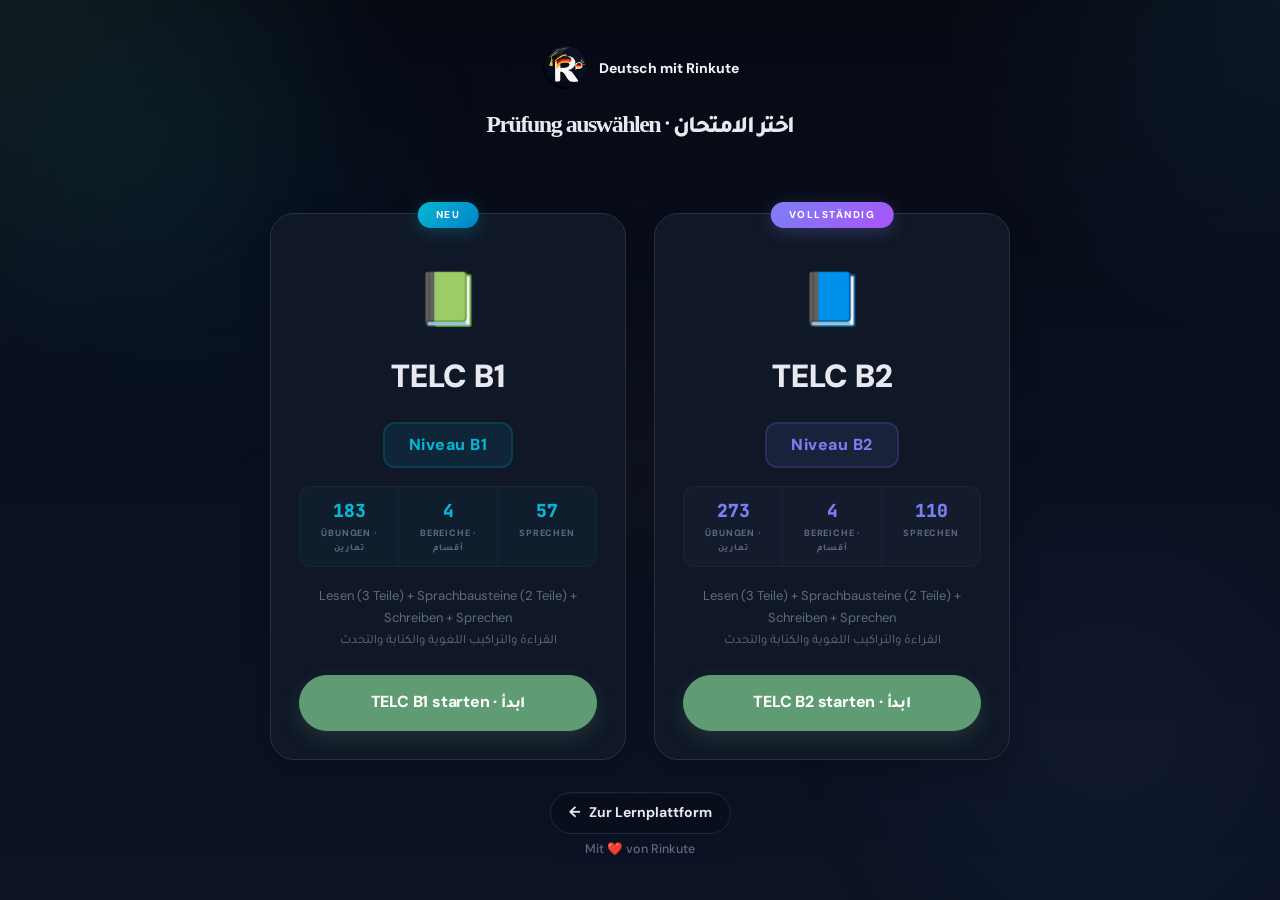
<file: 127.0.0.1_8081/dl/telc-entry.html>
﻿<!DOCTYPE html>
<html lang="de" dir="ltr">

<head>
  <meta charset="UTF-8">
  <meta name="viewport" content="width=device-width, initial-scale=1.0">
  <meta http-equiv="X-UA-Compatible" content="IE=edge">
  <title>Deutsch mit Rinkute</title>
  <meta name="description"
    content="لوحة عربية لتعلّم الألمانية بمستويات متعددة مع متابعة التقدم، البحث، والتصفية اعتمادًا على خطط دراسية يومية.">
  <link rel="preconnect" href="https://fonts.googleapis.com">
  <link rel="preconnect" href="https://fonts.gstatic.com" crossorigin="">
  <link rel="icon" type="image/svg+xml" href="/src/assets/Deutsch mit Rinkute.ico">

  <!-- Fonts and styles -->
  <link rel="preload" as="style"
    href="https://fonts.googleapis.com/css2?family=DM+Sans:wght@400;500;600;700;800&family=JetBrains+Mono:wght@400;700&display=swap"
    onload="this.onload=null;this.rel='stylesheet'">
  <link rel="preload" as="style"
    href="https://fonts.googleapis.com/css2?family=Tajawal:wght@400;500;700;800;900&display=swap"
    onload="this.onload=null;this.rel='stylesheet'">
  <noscript>
    <link rel="stylesheet"
      href="https://fonts.googleapis.com/css2?family=DM+Sans:wght@400;500;600;700;800&family=JetBrains+Mono:wght@400;700&display=swap">
    <link rel="stylesheet"
      href="https://fonts.googleapis.com/css2?family=Tajawal:wght@400;500;700;800;900&display=swap">
  </noscript>
  <link rel="stylesheet" href="/telcpremium.com/style_v%3D317.css">
  <style>
    html,
    body {
      margin: 0;
      padding: 0;
      min-height: 100%;
      background: #050812 !important;
      color: #eef1f8
    }

    #root {
      min-height: 100vh;
      background: #050812
    }

    @keyframes tpSpin {
      to {
        transform: rotate(360deg)
      }
    }
  </style>

  <!-- Preload critical scripts -->
  <link rel="preload" href="/telcpremium.com/vendor/react-18.3.1.min.js" as="script">
  <link rel="preload" href="/telcpremium.com/vendor/react-dom-18.3.1.min.js" as="script">
  <link rel="preload" href="/telcpremium.com/app.bundle_v%3D381.js" as="script" fetchpriority="high">

  <!-- Meta Pixel removed in the local mirror. -->
  <!-- Re-enable only if a real Pixel ID and matching CSP rules are needed. -->

</head>

<body>
  <div id="root">
    <div id="tp-boot-fallback" data-tp-state="loading"
      style="min-height:100vh;display:flex;align-items:center;justify-content:center;background:#050812;color:#eef1f8;font-family:Arial,sans-serif;padding:24px;text-align:center;box-sizing:border-box">
      <div style="max-width:440px">
        <div id="tp-boot-spinner"
          style="width:40px;height:40px;border:3px solid #1e2640;border-top-color:#7c7ff4;border-radius:50%;animation:tpSpin .8s linear infinite;margin:0 auto 18px">
        </div>
        <h1 style="font-size:22px;line-height:1.25;margin:0 0 10px;font-weight:800">Deutsch mit Rinkute</h1>
        <p id="tp-boot-msg" style="font-size:14px;line-height:1.7;color:#9ca3af;margin:0 0 18px">Loading your learning
          space...</p>
        <p id="tp-boot-hint" style="display:none;font-size:12px;line-height:1.6;color:#6b7280;margin:0 0 18px">Check
          your Internet connection (Wi-Fi or 4G), then try again.<br>تأكد من اتصالك بالإنترنت ثم أعد المحاولة.</p>
        <button type="button" id="tp-boot-retry" onclick="window.tpHardRefresh&&window.tpHardRefresh()"
          style="border:0;border-radius:12px;background:linear-gradient(135deg,#7c7ff4,#a855f7);color:#fff;padding:12px 18px;font-weight:800;font-size:14px;box-shadow:0 8px 24px rgba(124,127,244,.35);cursor:pointer">Rafraichir</button>
      </div>
    </div>
  </div>

  <!-- Local noscript fallback -->
  <noscript>
    <div
      style="max-width:820px;margin:40px auto;padding:32px;font-family:'DM Sans',Arial,sans-serif;color:#e8e8f0;background:#0b0f1a;border-radius:16px;line-height:1.7">
      <header>
        <h1 style="font-size:32px;margin:0 0 12px;color:#fff">Deutsch mit Rinkute</h1>
        <p style="font-size:17px;color:#bfc9de;margin:0 0 24px">
          TELC B1 and TELC B2 preparation with reading, listening, writing, and speaking practice in one learning space.
        </p>
      </header>
      <footer style="margin-top:32px;padding-top:20px;border-top:1px solid #1e2640;font-size:13px;color:#6b7280">
        <p>Please enable JavaScript to use this learning space.<br>
          Bitte aktivieren Sie JavaScript, um die Lernplattform zu nutzen.<br>
          Please enable JavaScript to continue.</p>
        <p>Mit ❤️ von Rinkute</p>
      </footer>
    </div>
  </noscript>

  <script src="/telcpremium.com/vendor/react-18.3.1.min.js"></script>
  <script src="/telcpremium.com/vendor/react-dom-18.3.1.min.js"></script>
  <script>
    (function () {
      window.tpHardRefresh = function () {
        location.reload();
      };
      window.tpResetClientSession = function () {
        try {
          localStorage.removeItem('telc_session');
          localStorage.removeItem('_ts_telc_session');
        } catch (_) { }
        location.reload();
      };
    })();
  </script>
  <script>
    // Local mirror: the final bundle tag already loads the app directly.
  </script>

  <!-- Service worker cleanup -->
  <script>
    // Local mirror: disable production cache and service-worker recovery logic.
  </script>

  <!-- Sprechen-Trainer floating action -->
  <style>
    .tp-sprechen-fab {
      position: fixed;
      left: 18px;
      bottom: 96px;
      z-index: 9998;
      display: none;
      align-items: center;
      gap: 8px;
      padding: 10px 14px;
      border-radius: 50px;
      background: linear-gradient(135deg, #7c7ff4, #a855f7);
      color: #fff;
      font-family: 'DM Sans', system-ui, sans-serif;
      font-weight: 700;
      font-size: 13px;
      text-decoration: none;
      box-shadow: 0 4px 18px rgba(124, 127, 244, .45), 0 0 0 1px rgba(255, 255, 255, .06);
      transition: .2s;
      border: none;
      cursor: pointer;
    }

    .tp-sprechen-fab.tp-show {
      display: flex
    }

    .tp-sprechen-fab:hover {
      transform: translateY(-2px);
      box-shadow: 0 6px 26px rgba(124, 127, 244, .6);
      text-decoration: none;
      color: #fff
    }

    .tp-sprechen-fab .tp-icon {
      font-size: 18px;
      line-height: 1
    }

    .tp-sprechen-fab .tp-new {
      background: rgba(255, 255, 255, .22);
      padding: 2px 7px;
      border-radius: 50px;
      font-size: 9px;
      letter-spacing: 1px;
      font-weight: 800
    }

    @media (max-width:720px) {
      .tp-sprechen-fab {
        left: 14px;
        bottom: 90px;
        width: 48px;
        height: 48px;
        padding: 0;
        border-radius: 50%;
        justify-content: center;
        gap: 0;
      }

      .tp-sprechen-fab .tp-label-full,
      .tp-sprechen-fab .tp-new {
        display: none
      }

      .tp-sprechen-fab.tp-show::after {
        content: 'NEU';
        position: absolute;
        top: -4px;
        right: -4px;
        background: #ef4444;
        color: #fff;
        font-size: 8px;
        font-weight: 900;
        letter-spacing: 1px;
        padding: 2px 5px;
        border-radius: 50px;
        box-shadow: 0 2px 6px rgba(0, 0, 0, .4);
      }

      .tp-sprechen-fab .tp-icon {
        font-size: 20px
      }
    }

    @media (max-width:380px) {
      .tp-sprechen-fab.tp-show {
        bottom: 84px
      }
    }
  </style>
  <script>
    // Show the helper button everywhere except on the selector screen.
    (function () {
      var LANDING_MARKERS = [
        'Try for free',
        'Activate via WhatsApp',
        'Explore the platform',
        'Choose your exam',
      ];
      function isLandingPage() {
        try {
          var root = document.getElementById('root');
          if (!root || root.children.length === 0) return true; // app not ready yet -> keep it hidden
          var text = root.textContent || '';
          for (var i = 0; i < LANDING_MARKERS.length; i++) {
            if (text.indexOf(LANDING_MARKERS[i]) !== -1) return true;
          }
        } catch (_) { }
        return false;
      }
      function tpUpdate() {
        var fab = document.getElementById('tpSprechenFab');
        if (!fab) return;
        if (isLandingPage()) fab.classList.remove('tp-show');
        else fab.classList.add('tp-show');
      }
      function init() {
        tpUpdate();
        setInterval(tpUpdate, 1000);
        if ('MutationObserver' in window) {
          var root = document.getElementById('root');
          if (root) new MutationObserver(tpUpdate).observe(root, { childList: true, subtree: false });
        }
      }
      if (document.readyState === 'loading') document.addEventListener('DOMContentLoaded', init);
      else init();
    })();
  </script>

  <style>
    /* Local-only learning copy: keep app content visible, hide auth status controls */
    .auth-bar {
      display: none !important;
    }

    body {
      padding-top: 0 !important;
      padding-bottom: 0 !important;
    }
  </style>

  <script>
    // Local-only auth shim: preserve the original UI while bypassing the sign-in flow.
    (function () {
      var SESSION_KEY = "telc_session";
      var LOCAL_SESSION = {
        id: "local-learning-copy",
        email: "local@learn.invalid",
        accessType: "premium",
        user_token: "local-learning-token"
      };
      var EXPIRY = "2099-12-31T23:59:59.000Z";

      function saveSession() {
        try {
          var current = JSON.parse(localStorage.getItem(SESSION_KEY) || "null") || {};
          localStorage.setItem(SESSION_KEY, JSON.stringify(Object.assign({}, current, LOCAL_SESSION)));
          window.__TELC_IS_TRIAL = false;
          window.__TELC_AUTH_EMAIL = LOCAL_SESSION.email;
        } catch (_) { }
      }

      function jsonResponse(payload) {
        return Promise.resolve({
          ok: true,
          status: 200,
          json: function () {
            return Promise.resolve(payload);
          }
        });
      }

      function parseRequestBody(init) {
        if (!init || typeof init.body !== "string") return null;
        try {
          return JSON.parse(init.body);
        } catch (_) {
          return null;
        }
      }

      function buildAudioStatusPayload(body) {
        var files = {};
        var slots = body && Array.isArray(body.slots) ? body.slots : null;

        if (slots) {
          slots.forEach(function (slot) {
            if (typeof slot === "string" && slot) {
              files[slot] = { exists: false, url: "" };
            }
          });
        }

        return { success: true, files: files };
      }

      function buildExercisesPayload(body) {
        var action = body && body.action;

        if (action === "list") {
          return { success: true, exercises: [] };
        }

        return { success: true };
      }

      function isLocalPhpApi(url) {
        return url.indexOf("/api/audio.php") !== -1 ||
          url.indexOf("/api/exercises.php") !== -1 ||
          url.indexOf("/api/ai_enhanced.php") !== -1 ||
          url.indexOf("/api/ai.php") !== -1 ||
          url.indexOf("/api/srs.php") !== -1 ||
          url.indexOf("/api/themes.php") !== -1;
      }

      function buildShimPayload(url, body) {
        if (url.indexOf("/api/audio.php") !== -1) {
          return buildAudioStatusPayload(body);
        }

        if (url.indexOf("/api/exercises.php") !== -1) {
          return buildExercisesPayload(body);
        }

        if (url.indexOf("/api/audio.php") === -1) {
          return { success: false, disabled: true };
        }

        return null;
      }

      function emitXhrEvent(xhr, type) {
        try {
          if (typeof xhr.dispatchEvent === "function" && typeof Event === "function") {
            xhr.dispatchEvent(new Event(type));
          }
        } catch (_) { }

        try {
          var handler = xhr["on" + type];
          if (typeof handler === "function") {
            handler.call(xhr);
          }
        } catch (_) { }
      }

      saveSession();

      var originalFetch = window.fetch ? window.fetch.bind(window) : null;
      if (!originalFetch) return;

      window.fetch = function (input, init) {
        var url = typeof input === "string" ? input : (input && input.url) || "";
        var body = parseRequestBody(init);

        if (url.indexOf("check_session.php") !== -1) {
          saveSession();
          return jsonResponse({
            valid: true,
            id: LOCAL_SESSION.id,
            email: LOCAL_SESSION.email,
            accessType: LOCAL_SESSION.accessType,
            expiresAt: EXPIRY,
            user_token: LOCAL_SESSION.user_token
          });
        }

        if (url.indexOf("login.php") !== -1 || url.indexOf("register.php") !== -1) {
          saveSession();
          return jsonResponse({
            success: true,
            id: LOCAL_SESSION.id,
            email: LOCAL_SESSION.email,
            accessType: LOCAL_SESSION.accessType,
            expiresAt: EXPIRY,
            user_token: LOCAL_SESSION.user_token
          });
        }

        if (url.indexOf("logout.php") !== -1) {
          saveSession();
          return jsonResponse({ success: true });
        }

        if (isLocalPhpApi(url)) {
          return jsonResponse(buildShimPayload(url, body));
        }

        return originalFetch(input, init);
      };

      var NativeXHR = window.XMLHttpRequest;
      if (!NativeXHR || !NativeXHR.prototype) return;

      var nativeOpen = NativeXHR.prototype.open;
      var nativeSend = NativeXHR.prototype.send;
      var nativeSetRequestHeader = NativeXHR.prototype.setRequestHeader;

      NativeXHR.prototype.open = function (method, url) {
        var targetUrl = typeof url === "string" ? url : String(url || "");
        this.__telcShim = isLocalPhpApi(targetUrl) ? {
          method: method,
          url: targetUrl,
          responseType: ""
        } : null;

        if (this.__telcShim) {
          return;
        }

        return nativeOpen.apply(this, arguments);
      };

      NativeXHR.prototype.setRequestHeader = function (name, value) {
        if (this.__telcShim) {
          if (!this.__telcShim.headers) this.__telcShim.headers = {};
          this.__telcShim.headers[name] = value;
          return;
        }

        return nativeSetRequestHeader.apply(this, arguments);
      };

      NativeXHR.prototype.send = function (body) {
        if (!this.__telcShim) {
          return nativeSend.apply(this, arguments);
        }

        var xhr = this;
        var parsedBody = typeof body === "string" ? parseRequestBody({ body: body }) : null;
        var payload = buildShimPayload(this.__telcShim.url, parsedBody);
        var responseText = JSON.stringify(payload);
        var requestedType = xhr.responseType || xhr.__telcShim.responseType || "";
        xhr.__telcShim.responseType = requestedType;

        Object.defineProperties(xhr, {
          readyState: { configurable: true, get: function () { return 4; } },
          status: { configurable: true, get: function () { return 200; } },
          statusText: { configurable: true, get: function () { return "OK"; } },
          responseURL: { configurable: true, get: function () { return xhr.__telcShim.url; } },
          responseText: { configurable: true, get: function () { return responseText; } },
          responseXML: { configurable: true, get: function () { return null; } },
          responseType: {
            configurable: true,
            get: function () { return xhr.__telcShim.responseType || ""; },
            set: function (value) { xhr.__telcShim.responseType = value || ""; }
          },
          response: {
            configurable: true,
            get: function () {
              return xhr.__telcShim.responseType === "json" ? payload : responseText;
            }
          }
        });

        setTimeout(function () {
          emitXhrEvent(xhr, "readystatechange");
          emitXhrEvent(xhr, "load");
          emitXhrEvent(xhr, "loadend");
        }, 0);
      };
    })();
  </script>
  <script src="/telcpremium.com/app.bundle_v%3D381.js"></script>
  <style>
    /* Local mirror: remove only unavailable feature surfaces from the original app. */
    #tpSprechenFab,
    .ai-coach-fab,
    .ai-coach-panel,
    [data-nav="ai"],
    [data-nav="hoeren"],
    [data-nav="hören"],
    [data-nav="audio"],
    .navbar-premium-badge,
    .auth-bar {
      display: none !important;
    }

    .tp-local-brand-icon {
      width: 50px;
      height: 50px;
      object-fit: contain;
      border-radius: 7px;
      flex: 0 0 auto;
    }

    .tp-local-selector-brand {
      display: inline-flex;
      align-items: center;
      justify-content: center;
      gap: 9px;
      margin-bottom: 18px;
      color: #eef1f8;
      font: 800 14px 'DM Sans', sans-serif;
    }

    .tp-ar {
      direction: rtl;
      unicode-bidi: isolate;
      font-family: 'Tajawal', sans-serif;
    }
  </style>
  <script>
    // Preserve the original bundle and datasets; filter only unsupported local features.
    (function () {
      var ROOT_ID = "root";
      var running = false;
      var libraryCounts = {
        B1: { total: 183, lesen: 62, sprach: 43, schreiben: 21, sprechen: 57 },
        B2: { total: 273, lesen: 96, sprach: 46, schreiben: 21, sprechen: 110 }
      };

      function clean(value) {
        return String(value || "").replace(/\s+/g, " ").trim();
      }

      function textElements(root) {
        return Array.prototype.filter.call(root.querySelectorAll("*"), function (element) {
          return element.children.length === 0;
        });
      }

      function currentLevel(root) {
        var text = clean(root.textContent);
        return /TELC B1|Niveau B1|ZERTIFIKAT DEUTSCH B1/i.test(text) ? "B1" : "B2";
      }

      function removeFeatureCard(element) {
        var card = element.closest(".mhub-card, .home-card, .ex-card, button, [role='button']");
        if (card) {
          card.remove();
          return;
        }

        var parent = element.parentElement;
        if (parent && clean(parent.textContent).length < 280) parent.remove();
      }

      function removeListening(root) {
        root.querySelectorAll("[data-nav]").forEach(function (element) {
          var nav = clean(element.getAttribute("data-nav")).toLowerCase();
          if (/hoeren|hören|audio/.test(nav)) element.remove();
        });

        root.querySelectorAll("h1,h2,h3,h4,button,[role='button']").forEach(function (element) {
          var text = clean(element.textContent);
          if (/^(?:🎧\s*)?(?:Hörverstehen|Hoerverstehen|Hören|Hoeren)(?:\b|\s|—|-)/i.test(text)) {
            removeFeatureCard(element);
          }
        });

        root.querySelectorAll("label.sf").forEach(function (element) {
          if (/^(?:🎧\s*)?(?:Hörverstehen|Hoerverstehen|Hören|Hoeren)/i.test(clean(element.textContent))) element.remove();
        });

        textElements(root).forEach(function (element) {
          var text = clean(element.textContent);
          if (/^HÖRVERSTEHEN$/i.test(text)) {
            var stat = element.parentElement;
            if (stat) stat.remove();
          } else if (/^\d+\s+Hören gemacht$/i.test(text)) {
            element.innerHTML = "Lokaler Fortschritt · <span class='tp-ar' dir='rtl' lang='ar'>التقدم المحلي</span>";
          }
        });
      }

      function removeAi(root) {
        root.querySelectorAll("button,a,[role='button']").forEach(function (element) {
          var text = clean(element.textContent);
          if (/\bAI\b|Warum diese Antwort|Pourquoi cette réponse|Générer|Generieren|Modellbrief|Musterbrief|Score-Prognose|Flashcards erstellen|Automatische Bewertung/i.test(text)) {
            element.remove();
          }
        });

        root.querySelectorAll("h1,h2,h3,h4").forEach(function (element) {
          var text = clean(element.textContent);
          if (/\bAI\b|Künstliche Intelligenz|Intelligence Artificielle/i.test(text)) {
            var card = element.closest(".mhub-card, .home-card, .ex-card, .ai-tool-card");
            if (card) card.remove();
          }
        });

        textElements(root).forEach(function (element) {
          var text = clean(element.textContent);
          var replacements = {
            "Briefe + AI-Korrektur": "Briefe und Schreibaufgaben",
            "AI-Korrektur": "Lokale Schreibübung",
            "AI Sprechen-Partner": "lokale Prüfungsvorbereitung",
            "Aussprache-Trainer": "Prüfungsvorbereitung",
            "AI-Coach": "lokale Übungen"
          };
          Object.keys(replacements).forEach(function (key) {
            if (text.indexOf(key) !== -1) {
              element.textContent = element.textContent.replace(key, replacements[key]);
              text = clean(element.textContent);
            }
          });
          if (/^Schreiben Sie mindestens 30 Zeichen$/i.test(text)) element.remove();
          if (/^AI hasard ou selection manuelle$/i.test(text)) element.innerHTML = "Zufällige oder manuelle Auswahl · <span class='tp-ar' dir='rtl' lang='ar'>اختيار عشوائي أو يدوي</span>";
          if (/^Choix des exercices$/i.test(text)) element.innerHTML = "Übungsauswahl · <span class='tp-ar' dir='rtl' lang='ar'>اختيار التمارين</span>";
          if (/^Start manuel$/i.test(text)) element.innerHTML = "Manuell starten · <span class='tp-ar' dir='rtl' lang='ar'>ابدأ يدوياً</span>";
          if (/^Chrono Exam/i.test(text)) element.innerHTML = element.textContent.replace(/Chrono Exam/i, "Prüfungszeit") + " · <span class='tp-ar' dir='rtl' lang='ar'>وقت الامتحان</span>";
          if (/^\d+ XP left until /i.test(text)) element.textContent = element.textContent.replace(/ XP left until /i, " XP bis ");
          if (/^Exam Simulator$/i.test(text)) element.innerHTML = "Prüfungssimulation · <span class='tp-ar' dir='rtl' lang='ar'>محاكاة الامتحان</span>";
          if (/^Komplette TELC .+ · 9 Teile · \d+ Punkte · Echte Aufgaben$/i.test(text)) element.innerHTML = element.textContent.replace(/9 Teile · \d+ Punkte · Echte Aufgaben/i, "6 Teile · lokale Originalaufgaben") + "<br><span class='tp-ar' dir='rtl' lang='ar'>ستة أجزاء من التمارين الأصلية المتاحة</span>";
          if (/^\d+\/9$/.test(text)) element.textContent = text.replace("/9", "/6");
        });
      }

      function updateSelector(root) {
        var heading = Array.prototype.find.call(root.querySelectorAll("h1"), function (element) {
          return clean(element.textContent) === "Choose your exam";
        });
        if (heading) heading.innerHTML = "Prüfung auswählen <span class='tp-ar' dir='rtl' lang='ar'> اختر الامتحان ·</span>";

        [[".es-card-b1", "B1"], [".es-card-b2", "B2"]].forEach(function (entry) {
          var card = root.querySelector(entry[0]);
          if (!card) return;
          var level = entry[1];
          var counts = libraryCounts[level];
          var leaves = textElements(card);
          leaves.forEach(function (element) {
            var text = clean(element.textContent);
            if (text === "Exercises") {
              if (element.previousElementSibling) element.previousElementSibling.textContent = counts.total;
              element.innerHTML = "Übungen · <span class='tp-ar' dir='rtl' lang='ar'>تمارين</span>";
            }
            if (text === "Sections") {
              if (element.previousElementSibling) element.previousElementSibling.textContent = "4";
              element.innerHTML = "Bereiche · <span class='tp-ar' dir='rtl' lang='ar'>أقسام</span>";
            }
            if (text === "Sprechen" && element.previousElementSibling && clean(element.previousElementSibling.textContent) !== String(counts.sprechen)) {
              element.previousElementSibling.textContent = counts.sprechen;
            }
            if (text === "NEW") element.textContent = "NEU";
            if (text === "COMPLETE") element.textContent = "VOLLSTÄNDIG";
            if (text === "Start " + level) element.innerHTML = "TELC " + level + " starten · <span class='tp-ar' dir='rtl' lang='ar'>ابدأ</span>";
          });
          var description = card.querySelector("p");
          if (description && !description.dataset.tpCleaned) {
            description.dataset.tpCleaned = "true";
            description.innerHTML = "Lesen (3 Teile) + Sprachbausteine (2 Teile) + Schreiben + Sprechen<br><span class='tp-ar' dir='rtl' lang='ar'>القراءة والتراكيب اللغوية والكتابة والتحدث</span>";
          }
        });

        if (heading && !root.querySelector(".tp-local-selector-brand")) {
          var brand = document.createElement("div");
          brand.className = "tp-local-selector-brand";
          brand.innerHTML = "<img class='tp-local-brand-icon' src='/src/assets/Deutsch%20mit%20Rinkute.ico' alt='Deutsch mit Rinkute'> Deutsch mit Rinkute";
          heading.parentElement.insertBefore(brand, heading);
        }
      }

      function updateDashboard(root) {
        if (root.querySelector(".es-card-b1, .es-card-b2")) return;
        var level = currentLevel(root);
        var counts = libraryCounts[level];
        var statMap = {
          "LESEVERSTEHEN": counts.lesen,
          "SPRACHBAUSTEINE": counts.sprach,
          "SCHREIBEN": counts.schreiben,
          "SPRECHEN": counts.sprechen
        };

        root.querySelectorAll("*").forEach(function (element) {
          Array.prototype.forEach.call(element.childNodes, function (node) {
            if (node.nodeType === 3 && / left until /i.test(node.nodeValue || "")) {
              node.nodeValue = node.nodeValue.replace(/ left until /i, " bis ");
            }
          });
        });

        textElements(root).forEach(function (element) {
          var text = clean(element.textContent);
          var statName = text.toUpperCase();
          if (statMap[statName] !== undefined && element.previousElementSibling) {
            if (clean(element.previousElementSibling.textContent) !== String(statMap[statName])) {
              element.previousElementSibling.textContent = statMap[statName];
            }
          }
          if (text === "Exam") element.innerHTML = "Prüfung · <span class='tp-ar' dir='rtl' lang='ar'>الامتحان</span>";
          if (/^WEEKLY CHALLENGE$/i.test(text)) element.innerHTML = "WOCHENAUFGABE · <span class='tp-ar' dir='rtl' lang='ar'>التحدي الأسبوعي</span>";
          if (/^Complete 5 Leseverstehen this week$/i.test(text)) element.innerHTML = "Diese Woche 5 Leseübungen abschließen · <span class='tp-ar' dir='rtl' lang='ar'>أكمل 5 تمارين قراءة هذا الأسبوع</span>";
          if (/^\d+\/\d+ done$/i.test(text)) element.textContent = text.replace("done", "erledigt");
          if (/^Reward:/i.test(text)) element.textContent = element.textContent.replace(/Reward:/i, "Belohnung:").replace(/badge/ig, "Abzeichen");
          if (/^RANKING$/i.test(text)) element.innerHTML = "RANGLISTE · <span class='tp-ar' dir='rtl' lang='ar'>الترتيب</span>";
          if (/^See your position among learners/i.test(text)) element.innerHTML = "Anonyme Position unter Lernenden · <span class='tp-ar' dir='rtl' lang='ar'>ترتيب مجهول بين المتعلمين</span>";
          if (text === "Activate") element.innerHTML = "Aktivieren · <span class='tp-ar' dir='rtl' lang='ar'>تفعيل</span>";
          if (/^\d+\+ (?:echte Aufgaben|authentic exercises)/i.test(text) || /AI-Korrektur|AI-Coach/.test(text)) {
            element.innerHTML = counts.total + " Übungssätze · Prüfungssimulation<br><span class='tp-ar' dir='rtl' lang='ar'>تمارين أصلية ومحاكاة الامتحان</span>";
          }
          if (/^Sujet \d+$/i.test(text)) element.textContent = text.replace("Sujet", "Thema");
        });

        root.querySelectorAll(".mhub-card").forEach(function (card) {
          var heading = card.querySelector("h3");
          if (!heading) return;
          var name = clean(heading.textContent);
          var value = name === "Leseverstehen" ? counts.lesen : name === "Sprachbausteine" ? counts.sprach : name === "Schreiben" ? counts.schreiben : name === "Sprechen" ? counts.sprechen : null;
          if (value === null) return;
          textElements(card).forEach(function (element) {
            if (/^\d+$/.test(clean(element.textContent)) && clean(element.textContent) !== String(value)) element.textContent = value;
          });
        });

        root.querySelectorAll(".navbar-logo").forEach(function (logo) {
          if (!logo.querySelector(".tp-local-brand-icon")) {
            var image = document.createElement("img");
            image.className = "tp-local-brand-icon";
            image.src = "/src/assets/Deutsch%20mit%20Rinkute.ico";
            image.alt = "Deutsch mit Rinkute";
            logo.insertBefore(image, logo.firstChild);
          }
        });
      }

      function sanitize() {
        if (running) return;
        running = true;
        try {
          var root = document.getElementById(ROOT_ID);
          if (!root) return;
          removeListening(root);
          removeAi(root);
          updateSelector(root);
          updateDashboard(root);
        } finally {
          running = false;
        }
      }

      function start() {
        var root = document.getElementById(ROOT_ID);
        if (!root) return;
        sanitize();
        new MutationObserver(function () { sanitize(); }).observe(root, { childList: true, subtree: true });
      }

      if (document.readyState === "loading") document.addEventListener("DOMContentLoaded", start);
      else start();
    })();
  </script>
</body>

</html>
</file>
<file: styles.css>
:root {
  color-scheme: dark;
  --color-page: #080c18;
  --color-page-secondary: #0b1020;
  --color-surface: #111727;
  --color-surface-elevated: #151c2d;
  --color-surface-muted: #192235;
  --color-surface-warm: #131b2d;
  --color-surface-hover: #202a40;
  --color-surface-active: #252f48;
  --color-header: rgba(11, 16, 32, 0.92);
  --color-hero-start: #151c2d;
  --color-hero-end: #111727;
  --color-text-primary: #f0f2fa;
  --color-text-secondary: #b8c0d4;
  --color-text-muted: #858fa8;
  --color-border: #29344d;
  --color-border-strong: #3b4667;
  --color-primary: #29436f;
  --color-primary-hover: #36598e;
  --color-primary-active: #22385e;
  --color-primary-soft: #1b2a45;
  --color-primary-text: #f4f7ff;
  --color-success: #76b98a;
  --color-success-soft: #1c332b;
  --color-accent-purple: #8b5cf6;
  --color-accent-magenta: #bd4cbb;
  --color-accent-cyan: #67b7e5;
  --color-accent-green: #76b98a;
  --color-accent-orange: #f18a3b;
  --color-progress-track: #273148;
  --color-focus: #8b7cf6;
  --color-focus-ring: rgba(139, 124, 246, 0.7);
  --color-danger: #f0aaaa;
  --color-danger-border: #714c5e;
  --color-status-idle-bg: #202a40;
  --color-status-idle-text: #b8c0d4;
  --color-status-progress-bg: #3d2c21;
  --color-status-progress-text: #f4b27f;
  --color-completed-border: #436b55;
  --color-completed-text: #b8d1c0;
  --color-placeholder: #858fa8;
  --color-video: #050812;
  --color-inverse-surface: #f0f2fa;
  --color-inverse-text: #111727;
  --color-shadow: rgba(0, 0, 0, 0.34);
  --color-shadow-hover: rgba(0, 0, 0, 0.46);
  --color-glow-purple: rgba(139, 92, 246, 0.14);
  --color-glow-cyan: rgba(103, 183, 229, 0.09);
  --select-chevron: url("data:image/svg+xml,%3Csvg xmlns='http://www.w3.org/2000/svg' width='14' height='14' viewBox='0 0 14 14' fill='none'%3E%3Cpath d='m3.25 5.25 3.75 3.5 3.75-3.5' stroke='%23b8c0d4' stroke-width='1.5' stroke-linecap='round' stroke-linejoin='round'/%3E%3C/svg%3E");
  --radius-lg: 22px;
  --radius-md: 14px;
  --max-width: 1180px;
}

* {
  box-sizing: border-box;
}

html {
  scroll-behavior: smooth;
  background: var(--color-page);
}

html {
  scrollbar-color: var(--color-border-strong) var(--color-page);
}

body {
  margin: 0;
  min-width: 320px;
  min-height: 100vh;
  background:
    radial-gradient(circle at 82% 4%, var(--color-glow-purple), transparent 28rem),
    radial-gradient(circle at 8% 22%, var(--color-glow-cyan), transparent 25rem),
    linear-gradient(180deg, var(--color-page), var(--color-page-secondary));
  background-attachment: fixed;
  color: var(--color-text-primary);
  font-family: "Tajawal", system-ui, sans-serif;
  line-height: 1.65;
}

.app-loader {
  position: fixed;
  z-index: 9999;
  inset: 0;
  display: grid;
  min-height: 100dvh;
  padding:
    calc(24px + env(safe-area-inset-top)) calc(24px + env(safe-area-inset-right)) calc(24px + env(safe-area-inset-bottom)) calc(24px + env(safe-area-inset-left));
  place-items: center;
  background: var(--color-page);
  color: var(--color-text-primary);
  opacity: 1;
  visibility: visible;
  transition: opacity 160ms ease, visibility 160ms;
}

.app-loader.is-hidden {
  opacity: 0;
  visibility: hidden;
  pointer-events: none;
}

.app-loader__content {
  display: grid;
  justify-items: center;
  gap: 18px;
  text-align: center;
}

.app-loader__mark {
  position: relative;
  width: 92px;
  height: 92px;
  display: grid;
  place-items: center;
}

.app-loader__ring {
  position: absolute;
  inset: 0;
  border: 4px solid var(--color-progress-track);
  border-top-color: var(--color-accent-purple);
  border-right-color: var(--color-accent-cyan);
  border-radius: 50%;
  animation: loader-spin 800ms linear infinite;
}

.app-loader__logo {
  position: relative;
  z-index: 1;
  width: 58px;
  height: 58px;
  object-fit: contain;
}

.app-loader__text {
  color: var(--color-text-secondary);
  font-size: 0.9rem;
  font-weight: 600;
}

@keyframes loader-spin {
  to {
    transform: rotate(360deg);
  }
}

@media (max-width: 480px) {
  .app-loader__mark {
    width: 80px;
    height: 80px;
  }

  .app-loader__logo {
    width: 50px;
    height: 50px;
  }
}

button,
input,
select {
  font: inherit;
}

input,
select {
  accent-color: var(--color-primary);
}

a {
  color: inherit;
}

[hidden] {
  display: none !important;
}

*::-webkit-scrollbar {
  width: 11px;
  height: 11px;
}

*::-webkit-scrollbar-track {
  background: var(--color-page);
}

*::-webkit-scrollbar-thumb {
  border: 3px solid var(--color-page);
  border-radius: 999px;
  background: var(--color-border-strong);
}

:focus-visible {
  outline: 3px solid var(--color-focus-ring);
  outline-offset: 3px;
}

:is(button,
  [role="button"],
  a.button,
  .button,
  .telc-link,
  .level-tab,
  .level-playlist-link,
  .lesson-card,
  .lesson-navigation a,
  .back-to-top) {
  box-shadow: none;
}

:is(button,
  [role="button"],
  a.button,
  .button,
  .telc-link,
  .level-tab,
  .level-playlist-link,
  .lesson-card,
  .lesson-navigation a,
  .back-to-top):is(:hover, :focus, :focus-visible, :active),
.level-card.is-active {
  box-shadow: none;
}

:is(button,
  [role="button"],
  a.button,
  .button,
  .telc-link,
  .level-tab,
  .level-playlist-link,
  .lesson-card,
  .lesson-navigation a,
  .back-to-top):focus-visible {
  outline: 2px solid var(--color-focus);
  outline-offset: 3px;
}

:is(button,
  [role="button"],
  a.button,
  .button,
  .telc-link,
  .level-tab,
  .level-playlist-link,
  .lesson-card,
  .lesson-navigation a,
  .back-to-top):focus:not(:focus-visible) {
  outline: none;
}

.skip-link {
  position: fixed;
  z-index: 100;
  inset: 12px 12px auto auto;
  padding: 10px 16px;
  border-radius: 8px;
  background: var(--color-inverse-surface);
  color: var(--color-inverse-text);
  transform: translateY(-160%);
}

.skip-link:focus {
  transform: translateY(0);
}

.site-header {
  position: sticky;
  z-index: 20;
  top: 0;
  min-height: 64px;
  border-bottom: 1px solid var(--color-border);
  background: var(--color-header);
  backdrop-filter: blur(14px);
}

.header-inner {
  display: flex;
  width: min(calc(100% - 40px), var(--max-width));
  min-height: 64px;
  align-items: center;
  justify-content: space-between;
  gap: 24px;
  margin-inline: auto;
  padding-block: 6px;
}

.brand {
  display: inline-flex;
  align-items: center;
  min-width: 0;
  gap: 11px;
  text-decoration: none;
}

.brand-logo-shell {
  display: grid;
  width: 44px;
  height: 44px;
  flex: 0 0 44px;
  place-items: center;
  padding: 4px;
  border: 1px solid var(--color-border);
  border-radius: 12px;
  background: var(--color-surface-muted);
  box-shadow: 0 5px 16px var(--color-shadow);
}

.brand-logo {
  display: block;
  width: 100%;
  height: 100%;
  object-fit: contain;
}

.brand-copy {
  min-width: 0;
}

.brand strong,
.brand small {
  display: block;
}

.brand strong {
  line-height: 1.2;
  direction: ltr;
  font-size: 0.94rem;
}

.brand small {
  color: var(--color-text-secondary);
  font-size: 0.73rem;
}

.header-actions {
  display: flex;
  flex: 0 0 auto;
  align-items: center;
  gap: 8px;
}

.telc-header-nav {
  display: flex;
  align-items: center;
  gap: 6px;
}

.telc-header-nav[hidden] {
  display: none;
}

.telc-header-nav a {
  display: inline-flex;
  min-height: 40px;
  align-items: center;
  justify-content: center;
  padding: 7px 11px;
  border: 1px solid var(--color-border);
  border-radius: 10px;
  background: var(--color-surface-muted);
  color: var(--color-text-secondary);
  font-size: 0.76rem;
  font-weight: 700;
  text-decoration: none;
  white-space: nowrap;
}

.telc-header-nav a:hover {
  border-color: var(--color-border-strong);
  background: var(--color-surface-hover);
  color: var(--color-text-primary);
}

.telc-header-nav__simulation time {
  direction: ltr;
  font-variant-numeric: tabular-nums;
}

.telc-link {
  display: inline-flex;
  min-height: 42px;
  align-items: center;
  justify-content: center;
  gap: 8px;
  padding: 8px 13px;
  border: 1px solid var(--color-border);
  border-radius: 11px;
  background: var(--color-surface-muted);
  color: var(--color-text-primary);
  font-size: 0.82rem;
  font-weight: 700;
  text-decoration: none;
  transition: background-color 160ms ease, border-color 160ms ease, color 160ms ease, transform 160ms ease;
}

.telc-link:hover {
  border-color: var(--color-border-strong);
  background: var(--color-surface-hover);
  color: var(--color-text-primary);
  transform: translateY(-1px);
}

.telc-link__icon {
  width: 18px;
  height: 18px;
  fill: none;
  stroke: currentColor;
  stroke-linecap: round;
  stroke-linejoin: round;
  stroke-width: 1.7;
}

.telc-link__short {
  display: none;
  direction: ltr;
}

.extension-download {
  display: inline-flex;
  min-height: 42px;
  align-items: center;
  justify-content: center;
  gap: 8px;
  padding: 8px 13px;
  border: 1px solid var(--color-border);
  border-radius: 11px;
  background: var(--color-surface-muted);
  color: var(--color-text-primary);
  font-size: 0.82rem;
  font-weight: 700;
  cursor: pointer;
  transition: background-color 160ms ease, border-color 160ms ease, color 160ms ease, transform 160ms ease;
}

.extension-download:hover {
  border-color: var(--color-border-strong);
  background: var(--color-surface-hover);
  color: var(--color-text-primary);
  transform: translateY(-1px);
}

.extension-download__icon {
  width: 18px;
  height: 18px;
  fill: none;
  stroke: currentColor;
  stroke-linecap: round;
  stroke-linejoin: round;
  stroke-width: 1.7;
}

.extension-download__label {
  direction: ltr;
}

.extension-download__short {
  display: none;
  direction: ltr;
}

.extension-guide {
  width: min(940px, calc(100% - 28px));
  max-width: none;
  max-height: min(90dvh, 900px);
  display: flex;
  flex-direction: column;
  margin: auto;
  padding: 0;
  overflow: hidden;
  border: 1px solid var(--color-border-strong);
  border-radius: 16px;
  background: var(--color-surface);
  color: var(--color-text-primary);
  box-shadow: 0 24px 80px rgba(0, 0, 0, 0.48);
}

.extension-guide:not([open]) {
  display: none;
}

.extension-guide__body::-webkit-scrollbar-track {
  background: transparent;
}

.extension-guide__body::-webkit-scrollbar-thumb {
  border-color: transparent;
  background-color: var(--color-border-strong);
}

.extension-guide::backdrop {
  background: rgba(5, 8, 17, 0.78);
  backdrop-filter: blur(5px);
}

.extension-guide__body {
  min-height: 0;
  padding: 0 clamp(10px, 2vw, 18px) 16px clamp(10px, 2vw, 14px);
  overflow-y: auto;
  overscroll-behavior: contain;
  scrollbar-color: var(--color-border-strong) transparent;
}

.extension-guide__header {
  display: flex;
  flex: 0 0 auto;
  align-items: center;
  justify-content: space-between;
  gap: 20px;
  padding: 12px clamp(10px, 2vw, 18px);
}

.extension-guide__eyebrow {
  direction: ltr;
  text-align: right;
}

.extension-guide__intro h2 {
  margin: 0 0 4px;
  font-size: clamp(1.35rem, 3vw, 1.8rem);
}

.extension-guide__intro p {
  margin: 0;
  color: var(--color-text-secondary);
}

.extension-guide__intro {
  margin: 0 0 18px;
}

.extension-guide__close {
  display: grid;
  width: 40px;
  height: 40px;
  flex: 0 0 auto;
  place-items: center;
  border: 1px solid var(--color-border);
  border-radius: 11px;
  background: var(--color-surface-muted);
  color: var(--color-text-secondary);
  cursor: pointer;
}

.extension-guide__close:hover {
  background: var(--color-surface-hover);
  color: var(--color-text-primary);
}

.extension-guide__close svg {
  width: 18px;
  height: 18px;
  fill: none;
  stroke: currentColor;
  stroke-linecap: round;
  stroke-width: 2;
}

.extension-guide__notice,
.extension-guide__note {
  padding: 13px 15px;
  border: 1px solid color-mix(in srgb, var(--color-accent-cyan) 36%, var(--color-border));
  border-radius: 13px;
  background: color-mix(in srgb, var(--color-accent-cyan) 8%, var(--color-surface-muted));
  color: var(--color-text-secondary);
  line-height: 1.8;
}

.extension-guide__notice {
  margin: 22px 0 18px;
}

.extension-guide__steps {
  display: grid;
  grid-template-columns: repeat(3, minmax(0, 1fr));
  gap: 12px;
  margin: 0;
  padding: 0;
  list-style: none;
}

.extension-guide__step {
  position: relative;
  display: flex;
  min-width: 0;
  flex-direction: column;
  padding: 17px;
  border: 1px solid var(--color-border);
  border-radius: 16px;
  background: var(--color-surface-elevated);
}

.extension-guide__number {
  display: grid;
  width: 30px;
  height: 30px;
  place-items: center;
  border-radius: 50%;
  background: color-mix(in srgb, var(--color-primary) 22%, var(--color-surface));
  color: var(--color-text-muted);
  font-weight: 800;
}

.extension-guide__step h3 {
  margin: 12px 0 6px;
  font-size: 1rem;
  display: flex;
  align-items: center;
  justify-content: flex-start;
  gap: 10px;
}

.extension-guide__step p {
  flex: 1;
  margin: 0;
  color: var(--color-text-secondary);
  font-size: 0.88rem;
  line-height: 1.8;
}

.extension-guide code {
  display: inline-block;
  padding: 1px 5px;
  border: 1px solid var(--color-border);
  border-radius: 5px;
  background: var(--color-surface);
  color: var(--color-text-primary);
  font-size: 0.8em;
}

.extension-guide__illustration {
  display: block;
  width: 100%;
  height: auto;
  margin-top: 15px;
}

.extension-guide__note {
  margin: 16px 0 0;
  border-color: var(--color-border);
  background: var(--color-surface-muted);
}

.extension-guide__actions {
  display: flex;
  flex: 0 0 auto;
  justify-content: flex-end;
  gap: 10px;
  margin: 0;
  padding: 12px clamp(10px, 2vw, 18px);
  border-top: 1px solid var(--color-border);
  background: var(--color-surface);
}

.extension-guide__actions .button {
  min-height: 38px;
  gap: 8px;
  padding: 7px 12px;
  font-size: 0.88rem;
  text-decoration: none;
}

.extension-guide__actions svg {
  width: 16px;
  height: 16px;
  fill: none;
  stroke: currentColor;
  stroke-linecap: round;
  stroke-linejoin: round;
  stroke-width: 1.8;
}

.section-shell {
  width: min(calc(100% - 40px), var(--max-width));
  margin-inline: auto;
}

.section-block {
  padding-block: 30px 0;
}

.system-state {
  width: min(calc(100% - 40px), 720px);
  margin: 70px auto;
  padding: 36px;
  border: 1px solid var(--color-border);
  border-radius: var(--radius-lg);
  background: var(--color-surface-elevated);
  text-align: center;
}

.system-state--error {
  border-color: var(--color-danger-border);
  color: var(--color-danger);
}

.hero {
  display: grid;
  grid-template-columns: minmax(0, 1.35fr) minmax(320px, 0.65fr);
  align-items: stretch;
  gap: 20px;
  padding-block: 34px 10px;
}

.hero-copy,
.overall-card,
.level-summary,
.video-card,
.practice-card {
  border: 1px solid var(--color-border);
  background: var(--color-surface-elevated);
}

.lesson-card,
.learning-grid article {
  border: 1px solid var(--color-border);
  background: var(--color-surface);
}

.hero-copy {
  position: relative;
  overflow: hidden;
  padding: 16px 20px;
  border-radius: var(--radius-lg);
  background: linear-gradient(140deg, var(--color-hero-start) 0%, var(--color-hero-end) 100%);
  box-shadow: 0 18px 50px var(--color-shadow);
}

.hero-copy,
.overall-card {
  min-height: 0;
  height: 100%;
  align-self: stretch;
}

.eyebrow {
  display: block;
  margin-bottom: 6px;
  color: var(--color-accent-purple);
  font-size: 1rem;
  font-weight: 800;
  letter-spacing: 0.06em;
}

.hero h1 {
  max-width: 100%;
  margin: 0;
  font-size: clamp(1rem, 2.2vw, 1.5rem);
  line-height: 1.18;
  letter-spacing: -0.035em;
}

.hero-copy>p {
  max-width: 590px;
  margin: 8px 0 0;
  color: var(--color-text-secondary);
  font-size: 1.02rem;
}

.hero-actions {
  display: flex;
  flex-wrap: wrap;
  justify-content: flex-end;
  gap: 10px;
  margin-top: 12px;
}

@media (min-width: 961px) {
  .hero-actions {
    position: absolute;
    top: 16px;
    left: 20px;
    margin-top: 0;
  }
}

.button {
  display: inline-flex;
  min-height: 46px;
  align-items: center;
  justify-content: center;
  gap: 8px;
  padding: 10px 18px;
  border: 1px solid transparent;
  border-radius: 10px;
  cursor: pointer;
  font-weight: 700;
  text-decoration: none;
  transition: background-color 160ms ease, border-color 160ms ease, color 160ms ease, transform 160ms ease;
}

.button:hover {
  transform: translateY(-1px);
}

.button--primary {
  background: var(--color-primary);
  color: var(--color-primary-text);
}

.button--primary:hover {
  background: var(--color-primary-hover);
}

.button--primary:active {
  background: var(--color-primary-active);
  transform: translateY(0);
}

.button--secondary {
  border-color: var(--color-border);
  background: var(--color-surface-elevated);
  color: var(--color-text-primary);
}

.button--secondary:hover,
.button--quiet:hover {
  border-color: var(--color-border-strong);
  background: var(--color-surface-hover);
}

.button--secondary:hover {
  color: var(--color-text-primary);
}

.button--quiet {
  border-color: var(--color-border);
  background: transparent;
  color: var(--color-text-secondary);
}

.button--quiet:hover {
  color: var(--color-text-secondary);
}

.button--full {
  width: 100%;
}

.button:disabled {
  cursor: default;
  opacity: 0.72;
  transform: none;
}

.button--primary:disabled {
  background: color-mix(in srgb, var(--color-primary) 68%, var(--color-surface));
  color: color-mix(in srgb, var(--color-primary-text) 78%, var(--color-text-muted));
}

.overall-card {
  display: flex;
  flex-direction: column;
  justify-content: center;
  padding: 16px 20px;
  border-radius: var(--radius-lg);
  box-shadow: 0 14px 40px var(--color-shadow);
}

.progress-heading {
  display: flex;
  align-items: end;
  justify-content: space-between;
  gap: 18px;
}

.progress-heading div {
  display: flex;
  flex-direction: column;
}

.meta-label {
  color: var(--color-text-secondary);
  font-size: 0.86rem;
  font-weight: 600;
}

.progress-heading strong {
  font-size: 2rem;
  line-height: 1.1;
}

.progress-heading>span,
.overall-card>p {
  color: var(--color-text-secondary);
  font-size: 0.9rem;
}

.overall-card>p {
  margin: 8px 0 0;
}

.overall-card .progress-track {
  margin-top: 10px;
}

.motivation-panel {
  position: relative;
  margin-top: 18px;
  overflow: hidden;
  padding: 18px 24px;
  border: 1px solid var(--color-border);
  border-radius: var(--radius-lg);
  background:
    radial-gradient(circle at 8% 15%, color-mix(in srgb, var(--color-accent-purple) 13%, transparent), transparent 30%),
    linear-gradient(135deg, var(--color-surface-elevated), color-mix(in srgb, var(--color-primary) 8%, var(--color-surface-elevated)));
  box-shadow: 0 14px 36px var(--color-shadow);
}

.motivation-panel::before {
  position: absolute;
  top: -4px;
  left: 22px;
  color: color-mix(in srgb, var(--color-accent-purple) 16%, transparent);
  content: "“";
  font-family: Georgia, serif;
  font-size: 8rem;
  line-height: 1;
  pointer-events: none;
}

.motivation-panel__lead {
  position: relative;
  margin: 0;
  color: var(--color-text-secondary);
  font-size: 0.93rem;
}

.motivation-panel blockquote {
  position: relative;
  margin: 10px 0 0;
  padding-top: 12px;
  border-top: 1px solid color-mix(in srgb, var(--color-border) 72%, transparent);
}

.motivation-panel blockquote p {
  margin: 0;
  color: var(--color-text-primary);
  font-size: clamp(1rem, 1.8vw, 1.22rem);
  font-weight: 800;
  line-height: 1.9;
}

.motivation-panel blockquote footer {
  margin-top: 5px;
  color: var(--color-text-muted);
  font-size: 0.82rem;
}

.motivation-panel cite {
  font-style: normal;
}

.progress-track {
  height: 10px;
  margin-top: 14px;
  overflow: hidden;
  border-radius: 999px;
  background: var(--color-progress-track);
  direction: ltr;
}

.progress-track>span {
  display: block;
  width: 0;
  height: 100%;
  border-radius: inherit;
  background: var(--color-success);
  transition: width 240ms ease;
}

.progress-track--small {
  height: 7px;
  margin-top: 7px;
}

.section-heading {
  display: flex;
  align-items: end;
  justify-content: space-between;
  gap: 28px;
  margin-bottom: 14px;
}

.section-heading h2 {
  margin: 0;
  font-size: clamp(1rem, 2.2vw, 1.5rem);
  line-height: 1.25;
}

.section-heading p {
  max-width: 500px;
  margin: 0;
  color: var(--color-text-secondary);
}

.level-tabs {
  display: grid;
  grid-template-columns: repeat(4, 1fr);
  gap: 10px;
}

.level-card {
  position: relative;
  min-height: 102px;
  border: 1px solid var(--color-border);
  border-radius: var(--radius-md);
  background: var(--color-surface);
  transition: background-color 160ms ease, border-color 160ms ease, transform 160ms ease;
}

.level-card:hover {
  border-color: var(--color-border-strong);
  background: var(--color-surface-hover);
  box-shadow: none;
  transform: translateY(-1px);
}

.level-card.is-active {
  border-color: var(--color-accent-purple);
  background: color-mix(in srgb, var(--color-accent-purple) 12%, var(--color-surface));
  box-shadow: none;
}

.level-tab {
  display: flex;
  min-height: 100px;
  height: 100%;
  flex-direction: column;
  padding: 12px 16px;
  text-decoration: none;
}

.level-tab:hover .level-tab__name,
.level-card.is-active .level-tab__name {
  color: var(--color-text-primary);
}

.level-tab__name {
  display: block;
  color: var(--color-text-primary);
  font-size: 1.3rem;
  font-weight: 800;
  direction: ltr;
  text-align: right;
}

.level-tab__meta {
  display: block;
  margin-top: 2px;
  color: var(--color-text-secondary);
  font-size: 0.82rem;
}

.level-playlist-link {
  position: absolute;
  z-index: 2;
  top: 14px;
  left: 14px;
  display: inline-flex;
  align-items: center;
  gap: 7px;
  padding: 7px 10px;
  border: 1px solid color-mix(in srgb, var(--color-accent-cyan) 52%, var(--color-border));
  border-radius: 9px;
  background: color-mix(in srgb, var(--color-accent-cyan) 10%, var(--color-surface));
  color: var(--color-accent-cyan);
  font-size: 0.76rem;
  font-weight: 800;
  line-height: 1.2;
  text-decoration: none;
  white-space: nowrap;
}

.level-playlist-link:hover {
  border-color: var(--color-accent-cyan);
  background: color-mix(in srgb, var(--color-accent-cyan) 18%, var(--color-surface));
  color: var(--color-text-primary);
}

.level-playlist-link__icon {
  display: inline-flex;
  width: 18px;
  flex: 0 0 18px;
  direction: ltr;
}

.level-playlist-link__icon svg {
  display: block;
  width: 100%;
  height: auto;
}

.mini-track {
  display: block;
  height: 4px;
  margin-top: auto;
  overflow: hidden;
  border-radius: 99px;
  background: var(--color-progress-track);
  direction: ltr;
}

.mini-track span {
  display: block;
  height: 100%;
  border-radius: inherit;
  background: var(--color-success);
}

.level-summary {
  padding: 26px;
  border-radius: var(--radius-lg);
}

.level-summary__intro {
  display: flex;
  align-items: center;
  gap: 22px;
}

.level-summary__details {
  min-width: 0;
  flex: 1;
}

.level-progress-ring {
  --level-progress: 0;
  position: relative;
  display: grid;
  width: 112px;
  height: 112px;
  flex: 0 0 112px;
  place-items: center;
  border-radius: 50%;
  background: conic-gradient(var(--color-accent-purple) calc(var(--level-progress) * 1%), var(--color-progress-track) 0);
  box-shadow: 0 0 0 1px color-mix(in srgb, var(--color-accent-purple) 35%, var(--color-border)), 0 12px 30px rgba(0, 0, 0, 0.18);
  direction: ltr;
}

.level-progress-ring::before {
  position: absolute;
  inset: 8px;
  border: 1px solid color-mix(in srgb, var(--color-border) 75%, transparent);
  border-radius: 50%;
  background: radial-gradient(circle at 50% 35%, var(--color-surface-hover), var(--color-surface-elevated) 72%);
  content: "";
}

.level-progress-ring__content {
  position: relative;
  z-index: 1;
  display: grid;
  justify-items: center;
  line-height: 1.05;
}

.level-progress-ring__content span {
  color: var(--color-text-secondary);
  font-size: 0.92rem;
  font-weight: 800;
  letter-spacing: 0.06em;
}

.level-progress-ring__content strong {
  margin-top: 7px;
  color: var(--color-text-primary);
  font-size: 1.55rem;
}

.level-summary h2 {
  margin: 0;
  font-size: 1.35rem;
}

.level-summary__intro p {
  margin: 4px 0 0;
  color: var(--color-text-secondary);
}

.level-summary__intro .level-ai-note {
  display: flex;
  align-items: flex-start;
  gap: 10px;
  margin-top: 14px;
  padding: 11px 13px;
  border: 1px solid color-mix(in srgb, var(--color-accent-cyan) 24%, var(--color-border));
  border-radius: 12px;
  background: color-mix(in srgb, var(--color-accent-cyan) 6%, var(--color-surface-muted));
}

.level-summary__intro .level-ai-note p {
  margin: 0;
  color: var(--color-text-secondary);
  font-size: 0.88rem;
  line-height: 1.75;
}

.level-ai-note strong {
  color: var(--color-text-primary);
}

.level-ai-note__icon {
  display: grid;
  width: 22px;
  height: 22px;
  flex: 0 0 22px;
  place-items: center;
  color: var(--color-accent-cyan);
}

.level-ai-note__icon svg {
  width: 18px;
  height: 18px;
  fill: currentColor;
}

.summary-stats {
  display: grid;
  grid-template-columns: repeat(3, 1fr);
  gap: 12px;
  margin: 24px 0 0;
}

.summary-stat {
  --summary-accent: var(--color-accent-cyan);
  display: flex;
  min-height: 96px;
  align-items: center;
  justify-content: space-between;
  gap: 18px;
  padding: 17px 18px;
  border: 1px solid color-mix(in srgb, var(--summary-accent) 34%, var(--color-border));
  border-radius: 14px;
  background: linear-gradient(135deg, color-mix(in srgb, var(--summary-accent) 11%, var(--color-surface-muted)), var(--color-surface-muted));
}

.summary-stat--completed {
  --summary-accent: var(--color-success);
}

.summary-stat--remaining {
  --summary-accent: var(--color-accent-orange);
}

.summary-stat--tasks {
  --summary-accent: var(--color-accent-cyan);
}

.summary-stats dt {
  display: flex;
  align-items: center;
  gap: 12px;
  color: var(--color-text-secondary);
  font-size: 0.82rem;
  font-weight: 700;
}

.summary-stat__icon {
  display: inline-grid;
  width: 54px;
  height: 54px;
  flex: 0 0 54px;
  place-items: center;
  border: 1px solid color-mix(in srgb, var(--summary-accent) 42%, transparent);
  border-radius: 15px;
  background: color-mix(in srgb, var(--summary-accent) 14%, transparent);
  color: var(--summary-accent);
}

.summary-stat__icon svg {
  width: 29px;
  height: 29px;
  fill: currentColor;
}

.summary-stats dd {
  flex: 0 0 auto;
  margin: 0;
  color: var(--color-text-primary);
  font-size: 1.55rem;
  font-weight: 800;
  direction: ltr;
  text-align: left;
}

.filters {
  display: grid;
  grid-template-columns: minmax(260px, 1.15fr) minmax(170px, 0.65fr) minmax(280px, 1fr) auto;
  align-items: end;
  gap: 12px;
  margin-bottom: 22px;
  padding: 18px;
  border: 1px solid var(--color-border);
  border-radius: var(--radius-md);
  background: var(--color-surface-elevated);
}

.filters label>span,
.filter-label {
  display: block;
  margin-bottom: 5px;
  color: var(--color-text-secondary);
  font-size: 0.78rem;
  font-weight: 700;
}

.filters input,
.custom-select__trigger {
  width: 100%;
  min-height: 46px;
  padding: 9px 12px;
  border: 1px solid var(--color-border-strong);
  border-radius: 9px;
  background: var(--color-surface);
  color: var(--color-text-primary);
}

.filters input::placeholder {
  color: var(--color-placeholder);
}

.custom-select {
  position: relative;
}

.custom-select__native {
  position: absolute;
  width: 1px;
  height: 1px;
  overflow: hidden;
  opacity: 0;
  pointer-events: none;
}

.custom-select__trigger {
  display: flex;
  align-items: center;
  justify-content: space-between;
  gap: 16px;
  cursor: pointer;
  text-align: start;
}

.custom-select__trigger svg {
  width: 20px;
  height: 20px;
  flex: 0 0 20px;
  fill: none;
  stroke: var(--color-accent-cyan);
  stroke-linecap: round;
  stroke-linejoin: round;
  stroke-width: 2;
  transition: transform 160ms ease;
}

.custom-select__trigger:hover,
.custom-select.is-open .custom-select__trigger {
  border-color: color-mix(in srgb, var(--color-accent-cyan) 58%, var(--color-border-strong));
  background: var(--color-surface-hover);
}

.custom-select.is-open .custom-select__trigger svg {
  transform: rotate(180deg);
}

.custom-select__menu {
  position: absolute;
  z-index: 30;
  top: calc(100% + 8px);
  right: 0;
  width: 100%;
  max-height: 310px;
  overflow-y: auto;
  padding: 10px;
  border: 1px solid var(--color-border-strong);
  border-radius: 14px;
  background: color-mix(in srgb, var(--color-surface-elevated) 96%, black);
  box-shadow: 0 22px 55px rgba(0, 0, 0, 0.38);
  scrollbar-color: var(--color-primary) transparent;
  scrollbar-width: thin;
}

.custom-select__option {
  display: flex;
  width: 100%;
  min-height: 48px;
  align-items: center;
  justify-content: space-between;
  gap: 16px;
  padding: 10px 12px;
  border: 1px solid transparent;
  border-radius: 10px;
  background: transparent;
  color: var(--color-text-secondary);
  cursor: pointer;
  font: inherit;
  font-weight: 700;
  text-align: start;
}

.custom-select__option+.custom-select__option {
  margin-top: 6px;
}

.custom-select__option:hover,
.custom-select__option:focus-visible {
  border-color: var(--color-border);
  outline: 0;
  background: var(--color-surface-hover);
  color: var(--color-text-primary);
}

.custom-select__option.is-selected {
  border-color: color-mix(in srgb, var(--color-primary) 72%, var(--color-border));
  background: color-mix(in srgb, var(--color-primary) 36%, var(--color-surface));
  color: var(--color-text-primary);
}

.custom-select__option-copy {
  display: grid;
  gap: 2px;
}

.custom-select__option-copy small {
  color: var(--color-text-muted);
  font-size: 0.72rem;
  font-weight: 500;
  line-height: 1.4;
}

.custom-select__option:hover .custom-select__option-copy small,
.custom-select__option:focus-visible .custom-select__option-copy small,
.custom-select__option.is-selected .custom-select__option-copy small {
  color: var(--color-text-secondary);
}

.custom-select__indicator {
  position: relative;
  width: 20px;
  height: 20px;
  flex: 0 0 20px;
  border: 2px solid var(--color-border-strong);
  border-radius: 7px;
}

.custom-select__option.is-selected .custom-select__indicator {
  border-color: var(--color-primary);
  border-radius: 50%;
  background: var(--color-primary);
}

.custom-select__option.is-selected .custom-select__indicator::after {
  position: absolute;
  inset: 5px;
  border-radius: 50%;
  background: white;
  content: "";
}

.lesson-grid {
  display: grid;
  grid-template-columns: repeat(3, minmax(0, 1fr));
  gap: 16px;
}

.lesson-card {
  display: flex;
  min-width: 0;
  flex-direction: column;
  border-radius: var(--radius-md);
  overflow: hidden;
  color: inherit;
  cursor: pointer;
  text-decoration: none;
  transition: border-color 160ms ease, box-shadow 160ms ease, transform 160ms ease;
}

.lesson-card:hover {
  border-color: var(--color-border-strong);
  box-shadow: 0 10px 28px var(--color-shadow-hover);
  transform: translateY(-2px);
}

.lesson-card--completed {
  border-color: var(--color-completed-border);
}

.lesson-card__top {
  display: flex;
  align-items: center;
  justify-content: space-between;
  gap: 10px;
  padding: 13px 16px;
  border-bottom: 1px solid var(--color-border);
  background: var(--color-surface-warm);
  color: var(--color-text-secondary);
  font-size: 0.8rem;
  font-weight: 700;
  direction: rtl;
  text-align: right;
}

.status {
  display: inline-flex;
  align-items: center;
  min-height: 25px;
  padding: 2px 9px;
  border-radius: 999px;
  font-size: 0.76rem;
  font-weight: 700;
}

.status--not-started {
  background: var(--color-status-idle-bg);
  color: var(--color-status-idle-text);
}

.status--in-progress {
  background: var(--color-status-progress-bg);
  color: var(--color-status-progress-text);
}

.status--completed {
  background: var(--color-success-soft);
  color: var(--color-success);
}

.lesson-card__body {
  padding: 18px 18px 12px;
  direction: rtl;
  text-align: right;
}

.lesson-focus {
  margin: 0 0 7px;
  color: var(--color-accent-cyan);
  font-size: 0.78rem;
  font-weight: 800;
}

.lesson-card__title {
  margin: 0;
  color: var(--color-text-primary);
  font-size: 1.1rem;
  line-height: 1.45;
  direction: rtl;
  text-align: right;
  unicode-bidi: isolate;
}

.ltr-fragment {
  margin-inline: 0.08em;
  direction: ltr;
  unicode-bidi: isolate;
}

.lesson-summary {
  display: -webkit-box;
  margin: 9px 0 0;
  overflow: hidden;
  color: var(--color-text-secondary);
  font-size: 0.9rem;
  -webkit-box-orient: vertical;
  -webkit-line-clamp: 2;
}

.lesson-card__progress {
  margin-top: auto;
  padding: 4px 18px 14px;
}

.lesson-card__progress>div:first-child {
  display: flex;
  justify-content: space-between;
  color: var(--color-text-secondary);
  font-size: 0.78rem;
  direction: rtl;
  text-align: right;
}

.empty-state {
  padding: 50px 24px;
  border: 1px dashed var(--color-border-strong);
  border-radius: var(--radius-lg);
  background: var(--color-surface);
  text-align: center;
}

.empty-state>span {
  display: block;
  color: var(--color-primary);
  font-size: 2.3rem;
}

.empty-state h3 {
  margin: 8px 0 2px;
}

.empty-state p {
  margin: 0 0 18px;
  color: var(--color-text-secondary);
}

.lesson-view {
  padding-block: 24px;
}

.lesson-header {
  display: flex;
  align-items: flex-start;
  justify-content: space-between;
  gap: 24px;
  margin-bottom: 24px;
}

.lesson-header__meta {
  display: flex;
  align-items: center;
  flex-wrap: wrap;
  gap: 10px;
  color: var(--color-text-secondary);
  font-size: 0.85rem;
}

.lesson-header h1 {
  max-width: 820px;
  margin: 13px 0 7px;
  font-size: clamp(1rem, 3vw, 2rem);
  line-height: 1.25;
}

.lesson-header .lesson-focus {
  font-size: 0.95rem;
}

.lesson-layout {
  display: grid;
  grid-template-columns: minmax(0, 1.65fr) minmax(310px, 0.75fr);
  align-items: start;
  gap: 20px;
}

.lesson-main {
  display: grid;
  gap: 20px;
  min-width: 0;
}

.lesson-mode-tabs {
  display: grid;
  grid-template-columns: repeat(2, minmax(0, 1fr));
  gap: 4px;
  padding: 4px;
  border: 1px solid var(--color-border);
  border-radius: 14px;
  background: var(--color-surface-muted);
}

.lesson-mode-tab {
  min-height: 44px;
  padding: 9px 16px;
  border: 1px solid transparent;
  border-radius: 10px;
  background: transparent;
  color: var(--color-text-secondary);
  font-weight: 700;
  cursor: pointer;
}

.lesson-mode-tab:hover {
  background: var(--color-surface-hover);
  color: var(--color-text-primary);
}

.lesson-mode-tab.is-active {
  border-color: var(--color-border-strong);
  background: var(--color-surface-elevated);
  color: var(--color-text-primary);
}

.lesson-mode-panel {
  display: grid;
  gap: 20px;
  min-width: 0;
}

.reading-panel {
  border: 1px solid var(--color-border);
  border-radius: var(--radius-lg);
  background: var(--color-surface);
  overflow: hidden;
}

.reading-inline-loader,
.reading-load-error {
  display: grid;
  min-height: 280px;
  place-items: center;
  align-content: center;
  gap: 14px;
  padding: 30px;
  color: var(--color-text-secondary);
  text-align: center;
}

.reading-inline-loader__ring {
  width: 32px;
  height: 32px;
  border: 3px solid var(--color-progress-track);
  border-top-color: var(--color-accent-purple);
  border-right-color: var(--color-accent-cyan);
  border-radius: 50%;
  animation: loader-spin 800ms linear infinite;
}

.reading-article {
  min-width: 0;
}

.reading-header {
  display: flex;
  align-items: flex-start;
  justify-content: space-between;
  gap: 20px;
  padding: 22px;
  border-bottom: 1px solid var(--color-border);
  background: var(--color-surface-elevated);
}

.reading-header h2 {
  margin: 5px 0 0;
  font-size: clamp(1rem, 2.2vw, 1.2rem);
  line-height: 1.35;
}

.reading-meta {
  display: flex;
  align-items: center;
  flex-wrap: wrap;
  justify-content: flex-end;
  gap: 8px;
  color: var(--color-text-secondary);
  font-size: 0.82rem;
}

.source-badge {
  display: inline-flex;
  align-items: center;
  min-height: 28px;
  padding: 3px 9px;
  border: 1px solid var(--color-border-strong);
  border-radius: 999px;
  background: var(--color-surface-muted);
  color: var(--color-text-primary);
}

.source-badge--captions {
  border-color: color-mix(in srgb, var(--color-accent-cyan) 55%, var(--color-border));
}

.source-badge--manual_captions,
.source-badge--automatic_captions_verified,
.source-badge--audio_transcription {
  border-color: color-mix(in srgb, var(--color-accent-cyan) 55%, var(--color-border));
}

.source-badge--needs_review,
.source-badge--unavailable {
  border-color: var(--color-accent-orange);
}

.reading-source {
  padding: 16px 24px;
  border-bottom: 1px solid var(--color-border);
  background: color-mix(in srgb, var(--color-primary-soft) 32%, var(--color-surface));
}

.reading-source>strong {
  display: block;
  margin-bottom: 10px;
  color: var(--color-text-primary);
}

.reading-source dl {
  display: flex;
  flex-wrap: wrap;
  gap: 8px 20px;
  margin: 0;
}

.reading-source dl div {
  display: flex;
  gap: 6px;
  color: var(--color-text-secondary);
  font-size: 0.82rem;
}

.reading-source dt {
  color: var(--color-text-muted);
}

.reading-source dd {
  margin: 0;
}

.reading-unavailable {
  display: grid;
  justify-items: start;
  gap: 18px;
  padding: 28px;
  color: var(--color-text-secondary);
}

.reading-unavailable p {
  margin: 0;
}

.reading-toc {
  padding: 18px 24px;
  border-bottom: 1px solid var(--color-border);
  background: color-mix(in srgb, var(--color-primary-soft) 45%, var(--color-surface));
}

.reading-toc ul {
  display: flex;
  flex-wrap: wrap;
  gap: 7px 14px;
  margin: 9px 0 0;
  padding: 0;
  list-style: none;
}

.reading-toc a {
  color: var(--color-accent-cyan);
  font-size: 0.84rem;
  text-underline-offset: 3px;
}

.reading-prose {
  margin-inline: auto;
  padding: 8px 28px 30px;
  line-height: 1.85;
}

.reading-section {
  min-width: 0;
  padding-block: 24px;
  scroll-margin-top: 90px;
}

.reading-section+.reading-section {
  border-top: 1px solid var(--color-border);
}

.reading-section h3 {
  margin: 0 0 12px;
  font-size: 1.15rem;
}

.reading-section h4,
.reading-section p {
  margin-block: 0;
}

.reading-section ul,
.reading-section ol {
  margin: 0;
  padding-inline-start: 1.35rem;
}

.reading-section li+li {
  margin-top: 8px;
}

.video-outline {
  display: grid;
  gap: 12px;
  padding: 0;
  list-style: none;
}

.video-outline li {
  display: grid;
  grid-template-columns: minmax(0, 1fr) auto;
  align-items: start;
  gap: 14px;
  padding: 13px 14px;
  border: 1px solid var(--color-border);
  border-radius: 10px;
  background: var(--color-surface-muted);
}

.video-outline p {
  margin-top: 4px;
  color: var(--color-text-secondary);
}

.chronology-stack {
  display: grid;
  min-width: 0;
  gap: 18px;
}

.chronology-section {
  min-width: 0;
  padding: 18px;
  border: 1px solid var(--color-border);
  border-radius: 12px;
  background: var(--color-surface-muted);
}

.chronology-section header {
  display: flex;
  align-items: flex-start;
  justify-content: space-between;
  gap: 14px;
  margin-bottom: 12px;
}

.chronology-section h4,
.chronology-section h5 {
  margin: 0;
}

.chronology-section>p+p {
  margin-top: 10px;
}

.source-concepts {
  display: flex;
  flex-wrap: wrap;
  gap: 7px;
  margin-top: 14px;
  color: var(--color-text-secondary);
  font-size: 0.82rem;
}

.source-concepts span {
  padding: 2px 8px;
  border: 1px solid var(--color-border);
  border-radius: 999px;
  background: var(--color-surface);
}

.source-callout,
.source-exercise,
.editorial-answers {
  margin-top: 14px;
  padding: 12px 14px;
  border-inline-start: 3px solid var(--color-accent-cyan);
  border-radius: 8px;
  background: var(--color-surface);
}

.source-callout--review {
  border-inline-start-color: var(--color-accent-orange);
}

.source-callout ul,
.source-exercise ol,
.editorial-answers ul {
  margin: 8px 0 0;
}

.source-table,
.source-section-examples,
.source-exercise {
  margin-top: 16px;
}

.source-section-examples {
  display: grid;
  gap: 10px;
}

.source-section-examples h5 {
  margin-bottom: 2px;
}

.source-exercise>p {
  margin-top: 9px;
  color: var(--color-text-secondary);
}

.editorial-answers strong {
  color: var(--color-text-primary);
}

.timestamp-link {
  display: inline-flex;
  align-items: center;
  min-height: 30px;
  margin-top: 8px;
  color: var(--color-accent-cyan);
  font-size: 0.8rem;
  font-weight: 700;
  text-decoration-thickness: 1px;
  text-underline-offset: 3px;
}

@media (max-width: 640px) {
  .chronology-section {
    padding: 15px;
  }

  .chronology-section header {
    display: block;
  }

  .chronology-section header .timestamp-link {
    margin-top: 8px;
  }
}

.timestamp-link:focus-visible {
  border-radius: 5px;
  outline: 3px solid var(--color-focus-ring);
  outline-offset: 3px;
}

.source-uncertain {
  color: var(--color-accent-orange) !important;
}

.reading-stack,
.example-list,
.mistake-list {
  display: grid;
  gap: 14px;
}

.reading-rule+.reading-rule {
  padding-top: 14px;
  border-top: 1px solid var(--color-border);
}

.reading-rule p {
  margin-top: 7px;
  color: var(--color-text-secondary);
}

.language-pattern,
.language-example {
  border-inline-start: 3px solid var(--color-accent-cyan);
  background: var(--color-surface-muted);
}

.language-pattern {
  padding: 10px 14px;
  color: var(--color-text-primary) !important;
  font-family: ui-monospace, SFMono-Regular, Consolas, monospace;
  text-align: left;
}

.language-example {
  padding: 14px 16px;
  border-radius: 0 10px 10px 0;
}

.language-example p:first-child {
  color: var(--color-text-primary);
  font-weight: 700;
  text-align: left;
}

.language-example p:nth-child(2) {
  margin-top: 4px;
  color: var(--color-text-secondary);
}

.language-example small,
.vocabulary-list small {
  display: block;
  margin-top: 5px;
  color: var(--color-text-muted);
}

.reading-table-wrap {
  width: 100%;
  max-width: 100%;
  overflow-x: auto;
  border: 1px solid var(--color-border);
  border-radius: 10px;
}

.reading-table-wrap table {
  width: 100%;
  min-width: 480px;
  border-collapse: collapse;
}

.reading-table-wrap th,
.reading-table-wrap td {
  padding: 10px 12px;
  border-bottom: 1px solid var(--color-border);
  text-align: start;
  white-space: nowrap;
}

.reading-table-wrap th {
  background: var(--color-surface-muted);
}

.reading-table-wrap tbody tr:last-child td {
  border-bottom: 0;
}

.vocabulary-list {
  display: grid;
  grid-template-columns: repeat(2, minmax(0, 1fr));
  gap: 12px 18px;
  margin: 0;
}

.vocabulary-list div {
  padding-block: 9px;
  border-bottom: 1px solid var(--color-border);
}

.vocabulary-list dt {
  color: var(--color-text-primary);
  font-weight: 700;
  text-align: left;
}

.vocabulary-list dd {
  margin: 3px 0 0;
  color: var(--color-text-secondary);
}

.mistake-list article {
  padding: 14px 16px;
  border-radius: 10px;
  background: var(--color-surface-muted);
}

.mistake-wrong,
.mistake-correct {
  text-align: left;
}

.mistake-wrong {
  color: var(--color-danger);
}

.mistake-correct {
  margin-top: 5px !important;
  color: var(--color-success);
  font-weight: 700;
}

.mistake-list article>p:last-child {
  margin-top: 8px;
  color: var(--color-text-secondary);
}

.task-preparation strong {
  display: block;
  color: var(--color-text-primary);
}

.task-preparation p {
  margin-top: 4px;
  color: var(--color-text-secondary);
}

.video-required {
  display: inline-flex;
  margin-top: 7px;
  padding: 3px 8px;
  border: 1px solid var(--color-accent-orange);
  border-radius: 999px;
  color: var(--color-text-primary);
  font-size: 0.78rem;
}

.reading-return {
  display: flex;
  justify-content: flex-start;
  padding-top: 24px;
  border-top: 1px solid var(--color-border);
}

.video-card,
.practice-card {
  border-radius: var(--radius-lg);
  overflow: hidden;
}

.card-heading {
  display: flex;
  align-items: center;
  justify-content: space-between;
  gap: 20px;
  padding: 19px 22px;
  border-bottom: 1px solid var(--color-border);
}

.card-heading h2,
.practice-card h2,
.learning-grid h2 {
  margin: 0;
  font-size: 1.1rem;
}

.card-heading a {
  color: var(--color-accent-cyan);
  font-size: 0.84rem;
  font-weight: 700;
  text-underline-offset: 3px;
}

.card-heading a:hover {
  color: var(--color-text-primary);
}

.video-frame {
  position: relative;
  padding-top: 56.25%;
  background: var(--color-video);
}

.video-frame iframe {
  position: absolute;
  inset: 0;
  width: 100%;
  height: 100%;
  border: 0;
}

.video-fallback {
  display: grid;
  min-height: 300px;
  place-items: center;
  padding: 30px;
  background: var(--color-video);
  color: var(--color-primary-text);
}

.learning-grid {
  display: grid;
  grid-template-columns: repeat(2, 1fr);
  gap: 14px;
}

.learning-grid article {
  position: relative;
  min-height: 180px;
  padding: 24px;
  border-radius: var(--radius-md);
}

.learning-grid p {
  margin: 10px 0 0;
  color: var(--color-text-secondary);
}

.info-icon {
  display: inline-grid;
  width: 34px;
  height: 34px;
  margin-bottom: 20px;
  place-items: center;
  border-radius: 8px;
  background: var(--color-primary-soft);
  color: var(--color-primary-hover);
  font-size: 0.75rem;
  font-weight: 800;
  direction: ltr;
}

.practice-card {
  position: sticky;
  top: 92px;
  padding: 22px;
}

.practice-card__header {
  display: flex;
  align-items: center;
  justify-content: space-between;
  gap: 18px;
}

.practice-card__header strong {
  font-size: 1.4rem;
  direction: ltr;
}

.practice-caption {
  margin: 12px 0 18px;
  color: var(--color-text-secondary);
  font-size: 0.85rem;
}

.task-list {
  display: grid;
  gap: 9px;
  margin-bottom: 18px;
}

.task-item {
  position: relative;
  display: grid;
  grid-template-columns: 24px 1fr;
  align-items: start;
  gap: 10px;
  padding: 12px;
  border: 1px solid var(--color-border);
  border-radius: 10px;
  cursor: pointer;
  background: var(--color-surface-muted);
}

.task-item:hover {
  border-color: var(--color-border-strong);
  background: var(--color-surface-hover);
}

.task-item.is-complete {
  background: var(--color-success-soft);
  border-color: var(--color-completed-border);
}

.task-item input {
  position: absolute;
  width: 1px;
  height: 1px;
  opacity: 0;
}

.task-check {
  position: relative;
  width: 21px;
  height: 21px;
  margin-top: 2px;
  border: 2px solid var(--color-border-strong);
  border-radius: 6px;
  background: var(--color-surface-elevated);
}

.task-item input:focus-visible+.task-check {
  outline: 3px solid var(--color-focus-ring);
  outline-offset: 3px;
}

.task-item input:checked+.task-check {
  border-color: var(--color-success);
  background: var(--color-success);
}

.task-item input:checked+.task-check::after {
  position: absolute;
  inset: 3px 5px 5px;
  border: solid var(--color-primary-text);
  border-width: 0 2px 2px 0;
  content: "";
  transform: rotate(45deg);
}

.task-item.is-complete>span:last-child {
  color: var(--color-completed-text);
  text-decoration: line-through;
  text-decoration-thickness: 1px;
}

.inline-notice {
  padding: 16px;
  border-radius: 10px;
  background: var(--color-surface-muted);
  color: var(--color-text-secondary);
}

.lesson-navigation {
  display: grid;
  grid-template-columns: repeat(2, 1fr);
  gap: 14px;
  margin-top: 24px;
}

.lesson-navigation a,
.nav-placeholder {
  position: relative;
  display: flex;
  min-height: 84px;
  overflow: hidden;
  flex-direction: column;
  justify-content: center;
  padding: 16px 20px;
  border: 1px solid var(--color-border);
  border-radius: var(--radius-md);
  background: var(--color-surface);
  text-decoration: none;
}

.lesson-navigation a:hover {
  border-color: var(--color-border-strong);
  background: var(--color-surface-hover);
  color: var(--color-text-primary);
}

.lesson-navigation a.is-completion-highlight {
  border-color: var(--color-accent-cyan);
  animation: next-lesson-glow 900ms ease-in-out 3;
}

.lesson-navigation a.is-completion-highlight::after {
  position: absolute;
  top: 0;
  bottom: 0;
  left: -42%;
  width: 32%;
  background: linear-gradient(90deg, transparent, rgba(255, 255, 255, 0.22), transparent);
  content: "";
  pointer-events: none;
  transform: skewX(-18deg);
  animation: next-lesson-shine 900ms ease-in-out 3;
}

@keyframes next-lesson-glow {

  0%,
  100% {
    background: var(--color-surface);
    box-shadow: 0 0 0 0 transparent;
  }

  50% {
    background: color-mix(in srgb, var(--color-accent-cyan) 12%, var(--color-surface));
    box-shadow: 0 0 0 3px color-mix(in srgb, var(--color-accent-cyan) 26%, transparent), 0 0 28px color-mix(in srgb, var(--color-accent-cyan) 25%, transparent);
  }
}

@keyframes next-lesson-shine {
  from {
    left: -42%;
  }

  to {
    left: 112%;
  }
}

.lesson-navigation span {
  color: var(--color-text-secondary);
  font-size: 0.8rem;
}

.lesson-navigation strong {
  margin-top: 2px;
  font-size: 0.94rem;
}

.nav-placeholder {
  color: var(--color-text-secondary);
}

.toast {
  position: fixed;
  z-index: 50;
  inset: auto 50% 24px auto;
  width: max-content;
  max-width: calc(100vw - 32px);
  padding: 11px 18px;
  border-radius: 10px;
  background: var(--color-inverse-surface);
  color: var(--color-inverse-text);
  box-shadow: 0 14px 40px var(--color-shadow);
  transform: translateX(50%);
}

.back-to-top {
  position: fixed;
  z-index: 50;
  right: 1.5rem;
  bottom: 1.5rem;
  display: grid;
  width: 46px;
  height: 46px;
  padding: 0;
  place-items: center;
  border: 1px solid var(--color-border-strong);
  border-radius: 14px;
  background: var(--color-surface-elevated);
  color: var(--color-text-primary);
  box-shadow: none;
  cursor: pointer;
  opacity: 0;
  visibility: hidden;
  pointer-events: none;
  transform: translateY(10px);
  transition:
    opacity 160ms ease,
    transform 160ms ease,
    visibility 160ms,
    border-color 160ms ease,
    background-color 160ms ease;
}

.back-to-top svg {
  width: 21px;
  height: 21px;
  transition: transform 160ms ease;
}

.back-to-top.is-visible {
  opacity: 1;
  visibility: visible;
  pointer-events: auto;
  transform: translateY(0);
}

.back-to-top:hover {
  border-color: color-mix(in srgb, var(--color-border-strong) 72%, var(--color-text-secondary));
  background: var(--color-surface-hover);
}

.back-to-top:hover svg {
  transform: translateY(-2px);
}

.back-to-top:active {
  background: var(--color-surface-active);
}

.back-to-top:active svg {
  transform: translateY(0);
}

.back-to-top:focus-visible {
  outline: 2px solid var(--color-focus);
  outline-offset: 3px;
  box-shadow: none;
}

.site-footer {
  margin-top: 60px;
  padding: 28px 20px;
  border-top: 1px solid var(--color-border);
  background: var(--color-surface);
  color: var(--color-text-secondary);
  text-align: center;
}

.site-footer p {
  margin: 0;
}

@media (max-width: 960px) {
  .hero {
    grid-template-columns: 1fr;
    align-items: initial;
  }

  .hero-copy,
  .overall-card {
    height: auto;
    align-self: auto;
  }

  .level-tabs {
    grid-template-columns: repeat(2, 1fr);
  }

  .filters {
    grid-template-columns: 1fr 1fr;
  }

  .search-control {
    grid-column: 1 / -1;
  }

  .lesson-grid {
    grid-template-columns: repeat(2, minmax(0, 1fr));
  }

  .lesson-layout {
    grid-template-columns: 1fr;
  }

  .practice-card {
    position: static;
  }
}

@media (max-width: 640px) {
  body {
    background-attachment: scroll;
  }

  .site-header,
  .header-inner {
    min-height: 62px;
  }

  .back-to-top {
    left: 1rem;
    bottom: calc(1rem + env(safe-area-inset-bottom));
  }

  .header-inner {
    width: calc(100% - 24px);
    gap: 10px;
  }

  .brand small {
    display: none;
  }

  .brand {
    gap: 8px;
  }

  .brand strong {
    overflow: hidden;
    max-width: 154px;
    font-size: 0.86rem;
    text-overflow: ellipsis;
    white-space: nowrap;
  }

  .brand-logo-shell {
    width: 38px;
    height: 38px;
    flex-basis: 38px;
    padding: 3px;
    border-radius: 10px;
  }

  .header-actions {
    gap: 7px;
    overflow-x: auto;
    max-width: calc(100vw - 190px);
    scrollbar-width: none;
  }

  .header-actions::-webkit-scrollbar {
    display: none;
  }

  .telc-header-nav {
    gap: 4px;
  }

  .telc-header-nav a {
    min-height: 38px;
    padding-inline: 9px;
    font-size: 0.7rem;
  }

  .telc-link {
    width: 68px;
    min-height: 40px;
    gap: 5px;
    padding-inline: 8px;
    font-size: 0.74rem;
  }

  .telc-link__label {
    display: none;
  }

  .telc-link__short {
    display: inline;
  }

  .telc-link__icon {
    width: 16px;
    height: 16px;
  }

  .extension-download {
    display: none;
  }

  .extension-guide__steps {
    grid-template-columns: 1fr;
  }

  .extension-guide__step {
    display: grid;
    grid-template-columns: 30px minmax(0, 1fr);
    column-gap: 12px;
  }

  .extension-guide__step h3 {
    align-self: center;
    margin: 0;
  }

  .extension-guide__step p,
  .extension-guide__illustration {
    grid-column: 2;
  }

  .extension-guide__step p {
    margin-top: 6px;
  }

  .extension-guide__illustration {
    width: min(240px, 100%);
    margin-top: 10px;
  }

  .extension-guide__header {
    gap: 12px;
  }

  .section-shell {
    width: min(calc(100% - 28px), var(--max-width));
  }

  .hero {
    gap: 16px;
    padding-top: 18px;
  }

  .hero-copy,
  .overall-card,
  .level-summary {
    padding: 20px;
  }

  .hero h1 {
    font-size: 1.2rem;
    line-height: 1.18;
  }

  .hero-copy>p {
    margin-top: 12px;
    font-size: 0.98rem;
  }

  .hero-actions {
    margin-top: 17px;
  }

  .hero-actions,
  .hero-actions .button {
    width: 100%;
  }

  .motivation-panel {
    margin-top: 14px;
    padding: 16px 18px;
  }

  .motivation-panel blockquote p {
    line-height: 1.75;
  }

  .section-heading {
    align-items: flex-start;
    flex-direction: column;
    gap: 7px;
  }

  .level-tabs {
    gap: 9px;
  }

  .level-card {
    min-height: 94px;
  }

  .level-tab {
    min-height: 92px;
    padding: 14px;
  }

  .level-playlist-link {
    top: 12px;
    left: 12px;
    padding: 6px 8px;
    font-size: 0.7rem;
  }

  .level-summary__intro {
    align-items: stretch;
    flex-direction: column;
  }

  .level-progress-ring {
    width: 94px;
    height: 94px;
    align-self: center;
    flex-basis: 94px;
  }

  .level-progress-ring__content strong {
    font-size: 1.3rem;
  }

  .summary-stats {
    grid-template-columns: 1fr;
  }

  .filters {
    grid-template-columns: 1fr;
  }

  .search-control {
    grid-column: auto;
  }

  .filters .button {
    width: 100%;
  }

  .lesson-grid {
    grid-template-columns: 1fr;
  }

  .lesson-header {
    flex-direction: column;
  }

  .lesson-header>.button {
    width: 100%;
  }

  .learning-grid,
  .lesson-navigation {
    grid-template-columns: 1fr;
  }

  .card-heading {
    align-items: flex-start;
    flex-direction: column;
    gap: 7px;
  }

  .reading-header {
    flex-direction: column;
    padding: 20px;
  }

  .reading-meta {
    justify-content: flex-start;
  }

  .reading-toc {
    padding-inline: 20px;
  }

  .reading-prose {
    padding-inline: 20px;
  }

  .vocabulary-list {
    grid-template-columns: 1fr;
  }
}

@media (max-width: 390px) {
  .brand strong {
    max-width: 112px;
    font-size: 0.78rem;
  }

  .telc-link {
    width: 60px;
    padding-inline: 6px;
  }

}

@media (prefers-reduced-motion: reduce) {
  html {
    scroll-behavior: auto;
  }

  *,
  *::before,
  *::after {
    scroll-behavior: auto !important;
    transition-duration: 0.01ms !important;
    animation-duration: 0.01ms !important;
    animation-iteration-count: 1 !important;
  }

  .back-to-top,
  .back-to-top svg {
    transition: none !important;
  }

  .lesson-navigation a.is-completion-highlight {
    border-color: var(--color-accent-cyan);
    box-shadow: 0 0 0 3px color-mix(in srgb, var(--color-accent-cyan) 24%, transparent);
  }

  .lesson-navigation a.is-completion-highlight::after {
    display: none;
  }

  .app-loader {
    transition: none !important;
  }

  .app-loader__ring {
    animation: none !important;
  }

  .reading-inline-loader__ring {
    animation: none !important;
  }

  .back-to-top,
  .back-to-top.is-visible {
    transform: none;
  }
}
</file>
<file: src/css/telc.css>
.telc-view {
  width: 100%;
  direction: rtl;
}

body.is-telc-view {
  display: flex;
  min-height: 100dvh;
  flex-direction: column;
}

body.is-telc-view>main {
  flex: 1 0 auto;
}

.is-telc-view .site-footer {
  margin-top: 0;
}

.telc-shell {
  width: min(calc(100% - 32px), 1240px);
  margin: 0 auto;
  padding: 28px 0 72px;
}

.telc-kicker {
  display: block;
  margin-bottom: 10px;
  color: #a994ff;
  font-size: 0.76rem;
  font-weight: 800;
  letter-spacing: 0.1em;
  text-transform: uppercase;
}

.telc-hero {
  max-width: 780px;
  margin: 0 auto 36px;
  text-align: center;
}

.telc-hero h1,
.telc-dashboard-hero h1,
.telc-library-head h1,
.telc-exam-head h1 {
  margin: 0;
  color: var(--color-text-primary);
  font-size: clamp(2rem, 5vw, 4rem);
  font-weight: 800;
  letter-spacing: -0.045em;
  line-height: 1.06;
}

.telc-hero p,
.telc-dashboard-hero p,
.telc-library-head p {
  margin: 18px 0 0;
  color: var(--color-text-secondary);
  font-size: 1.02rem;
  line-height: 1.8;
}

.telc-level-grid {
  display: grid;
  grid-template-columns: repeat(2, minmax(0, 1fr));
  width: min(100%, 1120px);
  margin-inline: auto;
  gap: 22px;
}

.telc-level-card {
  position: relative;
  overflow: hidden;
  min-height: 300px;
  padding: 22px;
  border: 1px solid var(--color-border);
  border-radius: 24px;
  background:
    radial-gradient(circle at 86% 16%, rgba(139, 92, 246, 0.16), transparent 14rem),
    var(--color-surface);
  box-shadow: 0 20px 50px rgba(0, 0, 0, 0.22);
  color: inherit;
  text-decoration: none;
  text-align: center;
  transition: transform 180ms ease, border-color 180ms ease, box-shadow 180ms ease;
}

.telc-level-card:is(:hover, :focus-visible) {
  border-color: rgba(169, 148, 255, 0.64);
  box-shadow: 0 24px 60px rgba(0, 0, 0, 0.3);
  transform: translateY(-4px);
}

.telc-level-card:focus-visible {
  outline: 3px solid var(--color-focus);
  outline-offset: 4px;
}

.telc-level-card[data-accent="lime"] {
  background: radial-gradient(circle at 86% 16%, rgba(118, 185, 138, 0.15), transparent 14rem), var(--color-surface);
}

.telc-level-card::after {
  position: absolute;
  inset-inline-end: -12px;
  bottom: -56px;
  width: 260px;
  height: 260px;
  border: 42px solid rgba(255, 255, 255, 0.018);
  border-radius: 50%;
  content: "";
  pointer-events: none;
  text-transform: uppercase;
}

.telc-results-summary {
  display: grid;
  grid-template-columns: repeat(3, minmax(0, 1fr));
  gap: 16px;
  margin-bottom: 22px;
}

.telc-results-summary article {
  padding: 26px;
  border: 1px solid var(--color-border);
  border-radius: 18px;
  background: var(--color-surface);
}

.telc-results-summary span,
.telc-results-summary p {
  color: var(--color-text-muted);
  font-size: 0.78rem;
}

.telc-results-summary strong {
  display: block;
  margin: 14px 0 6px;
  color: #a994ff;
  font-size: 2.4rem;
  line-height: 1;
}

.telc-results-summary p {
  margin: 0;
}

.telc-result-breakdown {
  overflow: hidden;
  border: 1px solid var(--color-border);
  border-radius: 18px;
  background: var(--color-surface);
}

.telc-result-breakdown a {
  display: flex;
  align-items: center;
  justify-content: space-between;
  gap: 20px;
  padding: 18px 22px;
  color: inherit;
  text-decoration: none;
}

.telc-result-breakdown a+a {
  border-top: 1px solid var(--color-border);
}

.telc-result-breakdown a:hover {
  background: var(--color-surface-hover);
}

.telc-result-breakdown span {
  color: var(--color-text-muted);
  font-size: 0.72rem;
}

.telc-result-breakdown h2 {
  margin: 2px 0 0;
  font-size: 1rem;
}

.telc-result-breakdown>a>strong {
  color: var(--color-text-secondary);
  font-size: 1.2rem;
}

.telc-level-card__head,
.telc-area-card__top,
.telc-area-card__footer,
.telc-section-heading,
.telc-exam-head,
.telc-exam-actions,
.telc-editor-card>div {
  display: flex;
  align-items: center;
  justify-content: space-between;
  gap: 16px;
}

.telc-level-card__head {
  color: var(--color-text-muted);
  font-size: 0.8rem;
  font-weight: 700;
  text-align: initial;
}

.telc-level-mark {
  display: grid;
  width: 42px;
  height: 42px;
  border: 1px solid rgba(169, 148, 255, 0.38);
  border-radius: 14px;
  place-items: center;
  color: #b7a4ff;
  font-weight: 900;
}

.telc-level-card h2 {
  margin: 18px 0 8px;
  font-size: clamp(2rem, 3.5vw, 3.1rem);
  letter-spacing: -0.06em;
  text-align: center;
}

.telc-level-card>p {
  margin: 0 0 14px;
  color: var(--color-text-secondary);
  text-align: center;
}

.telc-metric-row {
  display: grid;
  grid-template-columns: repeat(3, 1fr);
  margin-bottom: 14px;
  border: 1px solid var(--color-border);
  border-radius: 14px;
  background: rgba(255, 255, 255, 0.02);
}

.telc-metric-row span {
  padding: 9px 8px;
  color: var(--color-text-muted);
  font-size: 0.72rem;
  text-align: center;
}

.telc-metric-row span+span {
  border-inline-start: 1px solid var(--color-border);
}

.telc-metric-row strong {
  display: block;
  color: var(--color-text-primary);
  font-size: 1rem;
}

.telc-progress {
  overflow: hidden;
  width: 100%;
  height: 7px;
  border-radius: 999px;
  background: var(--color-progress-track);
}

.telc-progress span {
  display: block;
  height: 100%;
  border-radius: inherit;
  background: linear-gradient(90deg, #8b5cf6, #67b7e5);
}

.telc-level-card>.telc-primary-link {
  min-height: 46px;
  margin-top: 16px;
  padding-block: 9px;
}

.telc-primary-link,
.telc-submit-button {
  position: relative;
  z-index: 1;
  display: flex;
  align-items: center;
  justify-content: center;
  gap: 10px;
  min-height: 52px;
  margin-top: 28px;
  padding: 12px 20px;
  border: 0;
  border-radius: 13px;
  background: linear-gradient(135deg, #7651ef, #8b5cf6);
  color: #fff;
  font: inherit;
  font-weight: 800;
  text-decoration: none;
  cursor: pointer;
}

.telc-dashboard-hero {
  display: grid;
  grid-template-columns: minmax(0, 1.5fr) minmax(280px, 0.7fr);
  gap: 22px;
  align-items: stretch;
  margin-bottom: 28px;
}

.telc-dashboard-hero>div:first-child,
.telc-progress-card {
  padding: clamp(26px, 4vw, 44px);
  border: 1px solid var(--color-border);
  border-radius: 22px;
  background: var(--color-surface);
}

.telc-dashboard-hero h1 {
  font-size: clamp(2rem, 4vw, 3.25rem);
}

.telc-progress-card {
  display: flex;
  flex-direction: column;
  justify-content: center;
}

.telc-progress-card>strong {
  font-size: 3.5rem;
  line-height: 1;
}

.telc-progress-card>span {
  margin: 10px 0 24px;
  color: var(--color-text-secondary);
}

.telc-area-grid {
  display: grid;
  grid-template-columns: repeat(3, minmax(0, 1fr));
  gap: 18px;
}

.telc-area-card {
  --area-accent: #8b5cf6;
  display: flex;
  min-height: 300px;
  padding: 26px;
  align-items: center;
  flex-direction: column;
  border: 1px solid var(--color-border);
  border-radius: 20px;
  background: linear-gradient(150deg, color-mix(in srgb, var(--area-accent) 9%, var(--color-surface)), var(--color-surface) 48%);
  color: inherit;
  text-align: center;
  text-decoration: none;
  transition: transform 180ms ease, border-color 180ms ease, box-shadow 180ms ease;
}

.telc-area-card:last-child {
  grid-column: span 2;
}

.telc-area-card[data-accent="magenta"] {
  --area-accent: #bd4cbb;
}

.telc-area-card[data-accent="cyan"] {
  --area-accent: #67b7e5;
}

.telc-area-card[data-accent="orange"] {
  --area-accent: #f18a3b;
}

.telc-area-card[data-accent="green"] {
  --area-accent: #76b98a;
}

.telc-area-card:hover {
  border-color: color-mix(in srgb, var(--area-accent) 62%, var(--color-border));
  box-shadow: 0 20px 40px rgba(0, 0, 0, 0.24);
  transform: translateY(-4px);
}

.telc-area-card__top {
  width: 100%;
  justify-content: center;
  color: var(--color-text-muted);
  font-size: 0.76rem;
  font-weight: 700;
}

.telc-area-index {
  color: var(--area-accent);
  font-size: 1rem;
  font-weight: 900;
}

.telc-area-card h2 {
  margin: 34px 0 2px;
  font-size: 1.7rem;
  text-align: center;
}

.telc-area-card>strong {
  color: var(--area-accent);
  font-size: 0.78rem;
  text-align: center;
}

.telc-area-card>p {
  margin: 14px 0 24px;
  color: var(--color-text-secondary);
  font-size: 0.88rem;
  text-align: center;
}

.telc-area-card__footer {
  width: 100%;
  justify-content: center;
  margin-top: auto;
  padding-top: 18px;
  border-top: 1px solid var(--color-border);
  color: var(--color-text-muted);
  font-size: 0.8rem;
  font-weight: 700;
}

.telc-library-head {
  max-width: 760px;
  margin-bottom: 28px;
}

.telc-library-head h1 {
  font-size: clamp(2.3rem, 5vw, 4rem);
}

.telc-module-tabs {
  display: flex;
  gap: 8px;
  overflow-x: auto;
  margin-bottom: 36px;
  padding-bottom: 6px;
}

.telc-module-tabs a {
  flex: 0 0 auto;
  padding: 9px 14px;
  border: 1px solid var(--color-border);
  border-radius: 999px;
  color: var(--color-text-secondary);
  font-size: 0.78rem;
  font-weight: 700;
  text-decoration: none;
}

.telc-module-tabs a.is-active,
.telc-module-tabs a:hover {
  border-color: #8b7cf6;
  background: rgba(139, 92, 246, 0.13);
  color: #c4b8ff;
}

.telc-exercise-section+.telc-exercise-section {
  margin-top: 46px;
}

.telc-section-heading {
  margin-bottom: 18px;
}

.telc-section-heading span {
  color: var(--color-text-muted);
  font-size: 0.72rem;
  font-weight: 700;
  text-transform: uppercase;
}

.telc-section-heading h2 {
  margin: 2px 0 0;
  font-size: 1.35rem;
}

.telc-section-heading>strong {
  color: var(--color-text-muted);
  font-size: 0.8rem;
}

.telc-exercise-grid {
  display: grid;
  grid-template-columns: repeat(3, minmax(0, 1fr));
  gap: 12px;
}

.telc-exercise-card {
  display: grid;
  grid-template-columns: auto minmax(0, 1fr) auto;
  gap: 14px;
  align-items: center;
  min-height: 112px;
  padding: 16px;
  border: 1px solid var(--color-border);
  border-radius: 15px;
  background: var(--color-surface);
  color: inherit;
  text-decoration: none;
  transition: border-color 160ms ease, background 160ms ease;
}

.telc-exercise-card:hover {
  border-color: var(--color-border-strong);
  background: var(--color-surface-hover);
}

.telc-exercise-card.is-complete {
  border-color: rgba(118, 185, 138, 0.42);
}

.telc-exercise-number {
  color: #9c88f8;
  font: 800 0.76rem/1 system-ui, sans-serif;
}

.telc-exercise-card h3 {
  overflow: hidden;
  margin: 0;
  font-size: 0.95rem;
  line-height: 1.35;
  text-overflow: ellipsis;
}

.telc-exercise-card p {
  overflow: hidden;
  margin: 5px 0 0;
  color: var(--color-text-muted);
  font-size: 0.72rem;
  text-overflow: ellipsis;
  white-space: nowrap;
}

.telc-exercise-status {
  padding: 5px 8px;
  border-radius: 8px;
  background: var(--color-surface-muted);
  color: var(--color-text-secondary);
  font-size: 0.7rem;
  font-weight: 700;
}

.telc-exam-shell {
  direction: rtl;
  padding-bottom: 0;
}

.telc-exam-head {
  margin-bottom: 22px;
  padding: 24px 28px;
  border: 1px solid var(--color-border);
  border-radius: 18px;
  background: var(--color-surface);
  direction: ltr;
}

.telc-exam-head>div {
  direction: ltr;
  text-align: left;
}

.telc-exam-head h1 {
  font-size: clamp(1.6rem, 3vw, 2.3rem);
}

.telc-exam-head>span {
  color: var(--color-text-muted);
  direction: rtl;
  font-size: 0.74rem;
  font-weight: 700;
  text-align: right;
  transition: color 160ms ease;
}

.telc-exam-head>span.is-saved {
  color: var(--color-success);
}

.telc-result {
  display: flex;
  align-items: center;
  gap: 16px;
  margin-bottom: 18px;
  padding: 14px 18px;
  border: 1px solid var(--color-border);
  border-radius: 14px;
  background: var(--color-surface);
}

.telc-result strong {
  font-size: 1.35rem;
}

.telc-result span {
  color: var(--color-text-secondary);
}

.telc-result em {
  margin-inline-start: auto;
  font-style: normal;
  font-weight: 800;
}

.telc-result.is-pass {
  border-color: rgba(118, 185, 138, 0.45);
}

.telc-result.is-pass strong,
.telc-result.is-pass em {
  color: var(--color-success);
}

.telc-result.is-review {
  border-color: rgba(241, 138, 59, 0.45);
}

.telc-result.is-review strong,
.telc-result.is-review em {
  color: var(--color-accent-orange);
}

.telc-workspace {
  display: grid;
  grid-template-columns: minmax(0, 1.45fr) minmax(320px, 0.75fr);
  gap: 18px;
  align-items: start;
  direction: ltr;
}

.telc-content-stack {
  display: grid;
  gap: 14px;
}

.telc-text-card,
.telc-reading-paper,
.telc-situation-card,
.telc-reference-panel,
.telc-question-panel,
.telc-listening-intro,
.telc-transcript,
.telc-prompt-card,
.telc-editor-card {
  border: 1px solid var(--color-border);
  border-radius: 17px;
  background: var(--color-surface);
}

.telc-text-card,
.telc-reading-paper,
.telc-listening-intro,
.telc-transcript,
.telc-prompt-card,
.telc-editor-card {
  padding: clamp(20px, 3vw, 30px);
}

.telc-reading-paper,
.telc-text-card,
.telc-transcript,
.telc-speaking-text,
.telc-opinion-grid article {
  direction: ltr;
  color: #d9deeb;
  font-family: "DM Sans", "Tajawal", sans-serif;
  font-size: 0.98rem;
  line-height: 1.85;
}

.telc-reading-paper p,
.telc-text-card p,
.telc-transcript p {
  margin: 0;
}

.telc-reading-paper p:last-child,
.telc-text-card p:last-child,
.telc-transcript p:last-child {
  margin-bottom: 0;
}

.telc-vocab-mark {
  border-radius: 0.3em;
  background: rgba(139, 92, 246, 0.25);
  box-shadow: inset 0 -1px 0 rgba(181, 160, 255, 0.58);
  color: #f0eaff;
  cursor: pointer;
  -webkit-box-decoration-break: clone;
  box-decoration-break: clone;
}

.telc-vocab-mark:hover,
.telc-vocab-mark:focus-visible {
  outline: 2px solid rgba(169, 148, 255, 0.72);
  outline-offset: 2px;
}

.telc-vocab-selection-action,
.telc-vocab-popover {
  position: fixed;
  z-index: 120;
  width: min(320px, calc(100vw - 24px));
  border: 1px solid var(--color-border-strong);
  border-radius: 13px;
  background: var(--color-surface-elevated);
  box-shadow: 0 16px 42px rgba(0, 0, 0, 0.42);
  color: var(--color-text-primary);
}

.telc-vocab-selection-action {
  width: auto;
  padding: 5px;
}

.telc-vocab-selection-action button,
.telc-vocab-popover button {
  min-height: 36px;
  padding: 7px 11px;
  border: 1px solid var(--color-border);
  border-radius: 9px;
  background: var(--color-surface-muted);
  color: var(--color-text-primary);
  cursor: pointer;
}

.telc-vocab-selection-action button:hover,
.telc-vocab-selection-action button:focus-visible,
.telc-vocab-popover button:hover,
.telc-vocab-popover button:focus-visible {
  border-color: var(--color-focus);
}

.telc-vocab-popover {
  display: grid;
  gap: 12px;
  max-height: min(70vh, 420px);
  overflow-y: auto;
  padding: 14px;
  direction: rtl;
  font-family: "Tajawal", system-ui, sans-serif;
}

.telc-vocab-popover[hidden],
.telc-vocab-selection-action[hidden] {
  display: none;
}

.telc-vocab-selected,
.telc-vocab-translation {
  display: grid;
  gap: 5px;
  margin: 0;
  line-height: 1.55;
}

.telc-vocab-selected {
  color: #cbbcff;
  font-family: "DM Sans", "Tajawal", sans-serif;
}

.telc-vocab-translation>span {
  color: var(--color-text-muted);
  font-size: 0.78rem;
}

.telc-vocab-translation>bdi {
  overflow-wrap: anywhere;
  white-space: pre-wrap;
}

.telc-vocab-actions,
.telc-vocab-entry>div {
  display: flex;
  flex-wrap: wrap;
  gap: 7px;
}

.telc-vocab-actions button,
.telc-vocab-entry>div button {
  flex: 1 1 auto;
}

.telc-vocab-actions [data-vocab-learn] {
  border-color: rgba(139, 92, 246, 0.52);
  color: #d3c5ff;
}

.telc-vocab-entry {
  display: grid;
  gap: 8px;
}

.telc-vocab-entry label {
  color: var(--color-text-secondary);
  font-size: 0.86rem;
}

.telc-vocab-entry textarea {
  width: 100%;
  min-height: 76px;
  padding: 9px 10px;
  border: 1px solid var(--color-border-strong);
  border-radius: 9px;
  background: var(--color-surface);
  color: var(--color-text-primary);
  resize: vertical;
}

.telc-vocab-entry textarea:focus-visible,
.telc-vocab-popover button:focus-visible,
.telc-vocab-selection-action button:focus-visible {
  outline: 2px solid var(--color-focus);
  outline-offset: 2px;
}

.telc-text-card__answer {
  display: flex;
  align-items: center;
  justify-content: space-between;
  gap: 12px;
  margin: -8px -8px 20px;
  padding-bottom: 14px;
  border-bottom: 1px solid var(--color-border);
  direction: ltr;
}

.telc-text-card__answer>span {
  display: inline-flex;
  min-height: 32px;
  align-items: center;
  padding: 5px 10px;
  color: #a994ff;
  font-size: 0.92rem;
  font-weight: 800;
}

.telc-custom-select {
  position: relative;
  display: inline-block;
  width: min(100%, 380px);
  direction: ltr;
  font-family: "DM Sans", "Tajawal", sans-serif;
}

.telc-custom-select__trigger {
  display: grid;
  width: 100%;
  min-height: 48px;
  padding: 9px 14px;
  grid-template-columns: minmax(0, 1fr) 20px;
  gap: 10px;
  align-items: center;
  border: 1px solid var(--color-border-strong);
  border-radius: 13px;
  outline: 0;
  background: var(--color-surface-elevated);
  color: var(--color-text-primary);
  font: inherit;
  font-size: 0.86rem;
  font-weight: 700;
  cursor: pointer;
  transition: border-color 160ms ease, background-color 160ms ease, box-shadow 160ms ease;
}

.telc-custom-select__trigger>span {
  overflow: hidden;
  min-width: 0;
  direction: rtl;
  text-align: right;
  text-overflow: ellipsis;
  white-space: nowrap;
}

.telc-custom-select__trigger.has-value>span {
  direction: ltr;
  text-align: left;
}

.telc-custom-select__trigger svg {
  width: 18px;
  height: 18px;
  fill: none;
  stroke: currentColor;
  stroke-linecap: round;
  stroke-linejoin: round;
  stroke-width: 2;
  transition: transform 160ms ease;
}

.telc-custom-select.is-open .telc-custom-select__trigger,
.telc-custom-select__trigger:is(:hover, :focus-visible) {
  border-color: #9f8cff;
  background: var(--color-surface-hover);
  box-shadow: 0 0 0 3px rgba(139, 92, 246, 0.14);
}

.telc-custom-select.is-open .telc-custom-select__trigger svg {
  transform: rotate(180deg);
}

.telc-custom-select__menu {
  position: absolute;
  z-index: 40;
  display: block;
  top: calc(100% + 7px);
  right: 0;
  overflow-y: auto;
  width: 100%;
  max-height: min(360px, 55vh);
  padding: 5px;
  border: 1px solid rgba(159, 140, 255, 0.58);
  border-radius: 14px;
  background: color-mix(in srgb, var(--color-surface-elevated) 96%, #11172a);
  box-shadow: 0 24px 56px rgba(0, 0, 0, 0.42);
  scrollbar-width: thin;
}

.telc-custom-select__menu[hidden] {
  display: none;
}

.telc-custom-select__option {
  display: grid;
  width: 100%;
  min-height: 42px;
  padding: 7px 8px;
  grid-template-columns: 28px minmax(0, 1fr) 16px;
  gap: 8px;
  align-items: center;
  border: 0;
  border-radius: 9px;
  background: transparent;
  color: var(--color-text-secondary);
  font: inherit;
  text-align: left;
  cursor: pointer;
}

.telc-custom-select__option:is(:hover, :focus-visible),
.telc-custom-select__option.is-selected {
  outline: 0;
  background: rgba(139, 92, 246, 0.14);
  color: var(--color-text-primary);
}

.telc-custom-select__option strong {
  display: grid;
  width: 24px;
  height: 28px;
  place-items: center;
  color: #b8a7ff;
}

.telc-custom-select__option>span {
  overflow: hidden;
  min-width: 0;
  direction: ltr;
  text-overflow: ellipsis;
  white-space: nowrap;
}

.telc-custom-select__option svg {
  width: 17px;
  height: 17px;
  opacity: 0;
  fill: none;
  stroke: var(--color-success);
  stroke-linecap: round;
  stroke-linejoin: round;
  stroke-width: 2.2;
}

.telc-custom-select__option.is-selected svg {
  opacity: 1;
}

.telc-reference-panel,
.telc-question-panel {
  position: sticky;
  top: 86px;
  max-height: calc(100vh - 110px);
  overflow: auto;
  padding: 20px;
  direction: ltr;
}

.telc-reference-panel h2,
.telc-question-panel h2 {
  margin: 0 0 16px;
  color: var(--color-text-muted);
  font-size: 0.75rem;
  letter-spacing: 0.12em;
  text-transform: uppercase;
}

.telc-reference-panel>div {
  display: grid;
  grid-template-columns: 30px 1fr;
  gap: 10px;
  padding: 10px 0;
  border-bottom: 1px solid var(--color-border);
  color: var(--color-text-secondary);
  font-size: 0.82rem;
  line-height: 1.5;
}

.telc-reference-panel>div:last-child {
  border-bottom: 0;
  padding-bottom: 0;
}

.telc-reference-panel>.telc-heading-option {
  grid-template-columns: 28px minmax(0, 1fr);
  align-items: start;
  gap: 12px;
  text-align: left;
}

.telc-heading-option>strong:first-child {
  display: grid;
  min-height: 28px;
  border-radius: 8px;
  background: rgba(139, 92, 246, 0.1);
  place-items: center;
  line-height: 1;
}

.telc-heading-option>span {
  min-width: 0;
  padding-top: 3px;
  color: var(--color-text-secondary);
  line-height: 1.55;
  overflow-wrap: break-word;
}

.telc-heading-option>span strong {
  color: #c5b8ff;
}

.telc-reference-panel>div strong,
.telc-reference-panel summary strong {
  color: #a994ff;
}

.telc-reference-panel details {
  border-bottom: 1px solid var(--color-border);
  color: var(--color-text-secondary);
  font-size: 0.84rem;
}

.telc-reference-panel summary {
  padding: 12px 0;
  font-weight: 700;
  cursor: pointer;
}

.telc-reference-panel details p {
  padding-bottom: 12px;
  line-height: 1.65;
}

.telc-radio-question {
  display: grid;
  gap: 7px;
  margin: 0;
  padding: 15px 0;
  border: 0;
  border-bottom: 1px solid var(--color-border);
}

.telc-radio-question legend {
  margin-bottom: 8px;
  color: var(--color-text-primary);
  font-size: 0.86rem;
  font-weight: 700;
  line-height: 1.55;
}

.telc-radio-question label,
.telc-self-check {
  display: flex;
  gap: 9px;
  align-items: flex-start;
  padding: 9px 10px;
  border: 1px solid transparent;
  border-radius: 9px;
  color: var(--color-text-secondary);
  font-size: 0.8rem;
  cursor: pointer;
}

.telc-self-check {
  position: relative;
  min-height: 52px;
  padding: 11px 12px;
  align-items: center;
  border-color: var(--color-border);
  background: rgba(255, 255, 255, 0.012);
  transition: border-color 160ms ease, background-color 160ms ease, transform 160ms ease;
  margin-bottom: 6px;
}

.telc-self-check input {
  position: absolute;
  width: 1px;
  height: 1px;
  opacity: 0;
}

.telc-checkmark {
  display: grid;
  width: 25px;
  height: 25px;
  flex: 0 0 25px;
  border: 1px solid var(--color-border-strong);
  border-radius: 8px;
  background: var(--color-page);
  place-items: center;
  color: white;
  transition: border-color 160ms ease, background-color 160ms ease, box-shadow 160ms ease;
}

.telc-checkmark svg {
  width: 16px;
  height: 16px;
  opacity: 0;
  fill: none;
  stroke: currentColor;
  stroke-linecap: round;
  stroke-linejoin: round;
  stroke-width: 2.5;
  transform: scale(0.7);
  transition: opacity 140ms ease, transform 140ms ease;
}

.telc-self-check input:checked+.telc-checkmark {
  border-color: #8b5cf6;
  background: linear-gradient(135deg, #7651ef, #8b5cf6);
  box-shadow: 0 0 0 3px rgba(139, 92, 246, 0.14);
}

.telc-self-check input:checked+.telc-checkmark svg {
  opacity: 1;
  transform: scale(1);
}

.telc-self-check:has(input:focus-visible) {
  border-color: #9f8cff;
  box-shadow: 0 0 0 3px rgba(139, 92, 246, 0.12);
}

.telc-self-check:has(input:checked) {
  border-color: rgba(139, 92, 246, 0.46);
  background: rgba(139, 92, 246, 0.07);
}

.telc-self-check__text {
  min-width: 0;
  line-height: 1.55;
}

.telc-radio-question label:hover,
.telc-self-check:hover {
  background: var(--color-surface-muted);
}

.telc-radio-question label.is-correct,
.telc-text-card.is-correct,
.telc-situation-card.is-correct,
.telc-select-question.is-correct {
  border-color: rgba(118, 185, 138, 0.55);
  background: rgba(118, 185, 138, 0.08);
}

.telc-radio-question label.is-wrong,
.telc-text-card.is-wrong,
.telc-situation-card.is-wrong,
.telc-select-question.is-wrong {
  border-color: rgba(240, 170, 170, 0.5);
  background: rgba(240, 170, 170, 0.06);
}

.telc-situation-card {
  display: grid;
  grid-template-columns: auto minmax(0, 1fr) minmax(130px, auto);
  gap: 14px;
  align-items: center;
  padding: 18px;
  direction: ltr;
  color: var(--color-text-secondary);
}

.telc-situation-card>span {
  display: grid;
  width: 34px;
  height: 34px;
  border-radius: 10px;
  background: var(--color-primary-soft);
  place-items: center;
  color: #a9c3eb;
  font-weight: 800;
}

.telc-word-bank {
  display: flex;
  gap: 6px;
  flex-wrap: wrap;
  margin-bottom: 18px;
}

.telc-word-bank span {
  padding: 6px 8px;
  border: 1px solid var(--color-border);
  border-radius: 7px;
  color: var(--color-text-secondary);
  font-size: 0.68rem;
}

.telc-word-bank strong {
  margin-right: 5px;
  color: #a994ff;
}

.telc-gap-paper {
  max-width: 1100px;
  margin-inline: auto;
  font-size: 1rem;
  line-height: 2.45;
}

.telc-gap-workspace {
  grid-template-columns: minmax(0, 1fr) minmax(220px, 0.28fr);
}

.telc-gap-paper__intro {
  display: flex;
  align-items: center;
  justify-content: space-between;
  gap: 12px;
  margin-bottom: 22px;
  padding-bottom: 14px;
  border-bottom: 1px solid var(--color-border);
  color: var(--color-text-muted);
  font-size: 0.75rem;
  line-height: 1.4;
}

.telc-gap-paper__intro span {
  color: #a994ff;
  font-weight: 900;
  letter-spacing: 0.08em;
  text-transform: uppercase;
}

.telc-inline-select {
  width: auto;
  min-width: max-content;
  max-width: min(280px, 100%);
  margin: 4px;
  vertical-align: middle;
}

.telc-inline-select .telc-custom-select__trigger {
  display: inline-grid;
  min-height: 38px;
  padding: 5px 9px;
  grid-template-columns: minmax(0, 1fr) 16px;
  border-radius: 10px;
  font-size: 0.8rem;
}

.telc-inline-select .telc-custom-select__menu {
  width: max(100%, 230px);
  max-width: min(300px, calc(100vw - 32px));
}

.telc-inline-select.is-correct .telc-custom-select__trigger {
  border-color: rgba(118, 185, 138, 0.7);
  background: rgba(118, 185, 138, 0.08);
}

.telc-inline-select.is-wrong .telc-custom-select__trigger {
  border-color: rgba(240, 170, 170, 0.65);
  background: rgba(240, 170, 170, 0.07);
}

.telc-select-question {
  display: grid;
  grid-template-columns: 80px 1fr;
  gap: 10px;
  align-items: center;
  margin-top: 8px;
  padding: 8px;
  border: 1px solid transparent;
  border-radius: 10px;
  font-size: 0.8rem;
}

.telc-listening-intro {
  direction: rtl;
}

.telc-listening-intro>span,
.telc-prompt-card>span {
  color: #a994ff;
  font-size: 0.75rem;
  font-weight: 800;
  text-transform: uppercase;
}

.telc-listening-intro h2,
.telc-prompt-card h2 {
  margin: 8px 0;
}

.telc-listening-intro p,
.telc-prompt-card>p {
  color: var(--color-text-secondary);
}

.telc-transcript summary {
  color: #a994ff;
  font-weight: 800;
  cursor: pointer;
}

.telc-transcript[open] summary {
  margin-bottom: 20px;
}

.telc-writing-layout,
.telc-speaking-layout {
  display: grid;
  grid-template-columns: minmax(0, 1fr) minmax(340px, 0.8fr);
  gap: 18px;
  align-items: start;
}

.telc-prompt-card {
  direction: ltr;
}

.telc-prompt-card blockquote,
.telc-speaking-text {
  margin: 20px 0;
  padding: 18px;
  border-inline-start: 3px solid #8b5cf6;
  border-radius: 10px;
  background: var(--color-surface-muted);
  color: var(--color-text-secondary);
}

.telc-prompt-card h3 {
  margin-top: 26px;
}

.telc-prompt-card li {
  margin-bottom: 7px;
  color: var(--color-text-secondary);
}

.telc-editor-card {
  position: sticky;
  top: 86px;
  direction: ltr;
}

.telc-editor-card label {
  display: block;
  margin-bottom: 12px;
  font-weight: 800;
}

.telc-character-toolbar {
  display: flex;
  gap: 7px;
  flex-wrap: wrap;
  margin: -2px 0 10px;
}

.telc-character-toolbar button {
  display: grid;
  min-width: 38px;
  height: 36px;
  padding: 0 10px;
  border: 1px solid var(--color-border);
  border-radius: 9px;
  background: var(--color-surface-muted);
  color: var(--color-text-secondary);
  font: inherit;
  font-weight: 800;
  font-size: 16px;
  place-items: center;
  cursor: pointer;
  transition: border-color 150ms ease, background-color 150ms ease, color 150ms ease, transform 150ms ease;
}

.telc-character-toolbar button:is(:hover, :focus-visible) {
  border-color: #9f8cff;
  outline: 0;
  background: rgba(139, 92, 246, 0.14);
  color: #c8bcff;
  transform: translateY(-1px);
}

.telc-editor-card textarea {
  width: 100%;
  min-height: 430px;
  padding: 16px;
  border: 1px solid var(--color-border-strong);
  border-radius: 12px;
  outline: 0;
  background: var(--color-page);
  color: var(--color-text-primary);
  font: 0.94rem/1.7 "DM Sans", "Tajawal", sans-serif;
  resize: vertical;
}

.telc-editor-card textarea:focus {
  border-color: #8b7cf6;
  box-shadow: 0 0 0 3px rgba(139, 124, 246, 0.14);
}

.telc-editor-card>div {
  margin-top: 10px;
  color: var(--color-text-muted);
  font-size: 0.72rem;
}

.telc-opinion-grid {
  display: grid;
  grid-template-columns: repeat(2, minmax(0, 1fr));
  gap: 12px;
  margin: 22px 0;
}

.telc-opinion-grid article {
  padding: 18px;
  border: 1px solid var(--color-border);
  border-radius: 12px;
  background: var(--color-page-secondary);
}

.telc-opinion-grid article>strong {
  display: block;
  margin-bottom: 12px;
  color: #a994ff;
}

.telc-exam-actions {
  position: sticky;
  z-index: 10;
  bottom: 0;
  margin-top: 20px;
  padding: 10px;
  border: 1px solid var(--color-border);
  border-bottom: 0;
  border-radius: 15px 15px 0 0;
  background: rgba(11, 16, 32, 0.94);
  box-shadow: 0 16px 42px rgba(0, 0, 0, 0.32);
  backdrop-filter: blur(18px);
}

.telc-simulation-card {
  display: grid;
  grid-template-columns: minmax(0, 1fr) auto minmax(180px, 0.35fr);
  gap: 26px;
  align-items: center;
  margin-top: 22px;
  padding: clamp(24px, 4vw, 40px);
  border: 1px solid rgba(139, 92, 246, 0.45);
  border-radius: 22px;
  background: radial-gradient(circle at 10% 50%, rgba(139, 92, 246, 0.17), transparent 18rem), var(--color-surface);
}

.telc-simulation-card h2,
.telc-simulation-hero h1 {
  margin: 0;
  color: var(--color-text-primary);
}

.telc-simulation-card p,
.telc-simulation-hero p {
  margin: 10px 0 0;
  color: var(--color-text-secondary);
  line-height: 1.75;
}

.telc-simulation-card__status {
  display: grid;
  min-width: 130px;
  text-align: center;
}

.telc-simulation-card__status strong {
  color: #a994ff;
  font-size: 2rem;
}

.telc-simulation-card__status span {
  color: var(--color-text-muted);
  font-size: 0.75rem;
}

.telc-simulation-card__status time {
  margin-top: 7px;
  direction: ltr;
  font-weight: 800;
}

.telc-simulation-card .telc-primary-link {
  margin: 0;
}

.telc-simulation-hero {
  max-width: 780px;
  margin: 20px auto 32px;
  text-align: center;
}

.telc-simulation-clock {
  display: block;
  margin-top: 20px;
  color: #a994ff;
  direction: ltr;
  font-size: clamp(2.2rem, 6vw, 4.5rem);
  font-weight: 900;
  letter-spacing: 0.04em;
}

.telc-simulation-controls {
  display: flex;
  justify-content: center;
  gap: 10px;
  margin-top: 20px;
}

.telc-simulation-controls .telc-submit-button,
.telc-simulation-controls .telc-quiet-button {
  min-width: 150px;
}

.telc-simulation-overview {
  display: grid;
  grid-template-columns: repeat(3, 1fr);
  max-width: 720px;
  margin: 0 auto;
  overflow: hidden;
  border: 1px solid var(--color-border);
  border-radius: 18px;
  background: var(--color-surface);
}

.telc-simulation-overview div {
  padding: 24px;
  text-align: center;
}

.telc-simulation-overview div+div {
  border-inline-start: 1px solid var(--color-border);
}

.telc-simulation-overview strong {
  display: block;
  color: #a994ff;
  font-size: 2rem;
}

.telc-simulation-overview span {
  color: var(--color-text-muted);
  font-size: 0.78rem;
}

.telc-simulation-start {
  width: min(100%, 360px);
  margin: 28px auto 0;
}

.telc-simulation-plan {
  display: grid;
  gap: 10px;
}

.telc-simulation-step {
  display: grid;
  grid-template-columns: 48px minmax(0, 1fr) auto;
  gap: 16px;
  align-items: center;
  padding: 18px 20px;
  border: 1px solid var(--color-border);
  border-radius: 15px;
  background: var(--color-surface);
  color: inherit;
  text-decoration: none;
}

.telc-simulation-step:hover {
  border-color: var(--color-border-strong);
  background: var(--color-surface-hover);
}

.telc-simulation-step>span {
  color: #a994ff;
  font-weight: 900;
}

.telc-simulation-step small {
  color: var(--color-text-muted);
}

.telc-simulation-step h2 {
  margin: 4px 0 0;
  font-size: 1rem;
}

.telc-simulation-step>strong {
  color: var(--color-text-secondary);
  font-size: 0.78rem;
}

.telc-simulation-step.is-complete {
  border-color: rgba(118, 185, 138, 0.38);
}

.telc-simulation-step.is-complete>strong {
  color: var(--color-success);
}

.telc-exam-actions>div {
  display: flex;
  gap: 8px;
}

.telc-secondary-link,
.telc-quiet-button {
  display: inline-flex;
  align-items: center;
  justify-content: center;
  min-height: 42px;
  padding: 8px 15px;
  border: 1px solid var(--color-border);
  border-radius: 10px;
  background: var(--color-surface);
  color: var(--color-text-secondary);
  font: inherit;
  font-size: 0.8rem;
  font-weight: 700;
  text-decoration: none;
  cursor: pointer;
}

.telc-submit-button {
  min-height: 42px;
  margin: 0;
  padding: 8px 18px;
  font-size: 0.8rem;
}

.telc-loading {
  display: grid;
  min-height: 60vh;
  place-items: center;
  align-content: center;
  gap: 16px;
  color: var(--color-text-secondary);
}

.telc-loading span {
  width: 44px;
  height: 44px;
  border: 3px solid var(--color-progress-track);
  border-top-color: #8b5cf6;
  border-radius: 50%;
  animation: telc-spin 700ms linear infinite;
}

.telc-confirm-dialog {
  width: min(calc(100% - 28px), 500px);
  padding: 0;
  border: 0;
  border-radius: 22px;
  outline: 0;
  background: transparent;
  color: var(--color-text-primary);
}

.telc-confirm-dialog::backdrop {
  background: rgba(3, 7, 18, 0.76);
  backdrop-filter: blur(7px);
}

.telc-confirm-dialog__panel {
  display: grid;
  grid-template-columns: 54px minmax(0, 1fr);
  gap: 18px;
  padding: 26px;
  border: 1px solid rgba(159, 140, 255, 0.42);
  border-radius: inherit;
  background: linear-gradient(145deg, rgba(139, 92, 246, 0.09), transparent 42%), var(--color-surface-elevated);
  box-shadow: 0 32px 90px rgba(0, 0, 0, 0.5);
}

.telc-confirm-dialog__icon {
  display: grid;
  width: 54px;
  height: 54px;
  border: 1px solid rgba(241, 138, 59, 0.36);
  border-radius: 16px;
  background: rgba(241, 138, 59, 0.1);
  place-items: center;
  color: var(--color-accent-orange);
}

.telc-confirm-dialog__icon svg {
  width: 27px;
  height: 27px;
  fill: none;
  stroke: currentColor;
  stroke-linecap: round;
  stroke-linejoin: round;
  stroke-width: 1.8;
}

.telc-confirm-dialog h2 {
  margin: 0;
  font-size: 1.28rem;
}

.telc-confirm-dialog p {
  margin: 8px 0 0;
  color: var(--color-text-secondary);
  font-size: 0.9rem;
  line-height: 1.7;
}

.telc-confirm-dialog__actions {
  display: flex;
  grid-column: 1 / -1;
  justify-content: flex-end;
  gap: 9px;
  margin-top: 4px;
}

.telc-confirm-dialog__actions .telc-submit-button {
  margin: 0;
}

@keyframes telc-spin {
  to {
    transform: rotate(360deg);
  }
}

@media (max-width: 980px) {

  .telc-area-grid,
  .telc-exercise-grid {
    grid-template-columns: repeat(2, minmax(0, 1fr));
  }

  .telc-workspace,
  .telc-writing-layout,
  .telc-speaking-layout {
    grid-template-columns: 1fr;
  }

  .telc-reference-panel,
  .telc-question-panel,
  .telc-editor-card {
    position: static;
    max-height: none;
  }
}

@media (max-width: 720px) {
  .telc-shell {
    width: min(calc(100% - 20px), 1240px);
    padding-top: 16px;
  }

  .telc-level-grid,
  .telc-dashboard-hero,
  .telc-area-grid,
  .telc-exercise-grid,
  .telc-results-summary {
    grid-template-columns: 1fr;
  }

  .telc-level-card {
    min-height: 300px;
    padding: 20px;
  }

  .telc-area-card {
    grid-column: auto;
    min-height: 240px;
  }

  .telc-exam-head {
    align-items: flex-start;
    flex-direction: column;
  }

  .telc-exam-head>span {
    align-self: flex-end;
  }

  .telc-situation-card {
    grid-template-columns: auto 1fr;
  }

  .telc-situation-card .telc-custom-select {
    grid-column: 1 / -1;
    width: 100%;
  }

  .telc-custom-select {
    width: 100%;
  }

  .telc-confirm-dialog__panel {
    grid-template-columns: 1fr;
    padding: 22px;
  }

  .telc-confirm-dialog__icon {
    width: 46px;
    height: 46px;
  }

  .telc-confirm-dialog__actions {
    display: grid;
    grid-template-columns: 1fr 1fr;
  }

  .telc-opinion-grid {
    grid-template-columns: 1fr;
  }

  .telc-exam-actions {
    align-items: stretch;
    flex-direction: column;
    padding-inline: 10px 72px;
  }

  .telc-simulation-card {
    grid-template-columns: 1fr;
    text-align: center;
  }

  .telc-simulation-overview {
    grid-template-columns: 1fr;
  }

  .telc-simulation-overview div+div {
    border-top: 1px solid var(--color-border);
    border-inline-start: 0;
  }

  .telc-simulation-controls {
    flex-direction: column;
  }

  .telc-simulation-controls button {
    width: 100%;
  }

  .telc-exam-actions>div,
  .telc-exam-actions a,
  .telc-exam-actions button {
    flex: 1;
  }
}

@media (prefers-reduced-motion: reduce) {

  .telc-area-card,
  .telc-loading span {
    animation: none;
    transition: none;
  }
}
</file>
